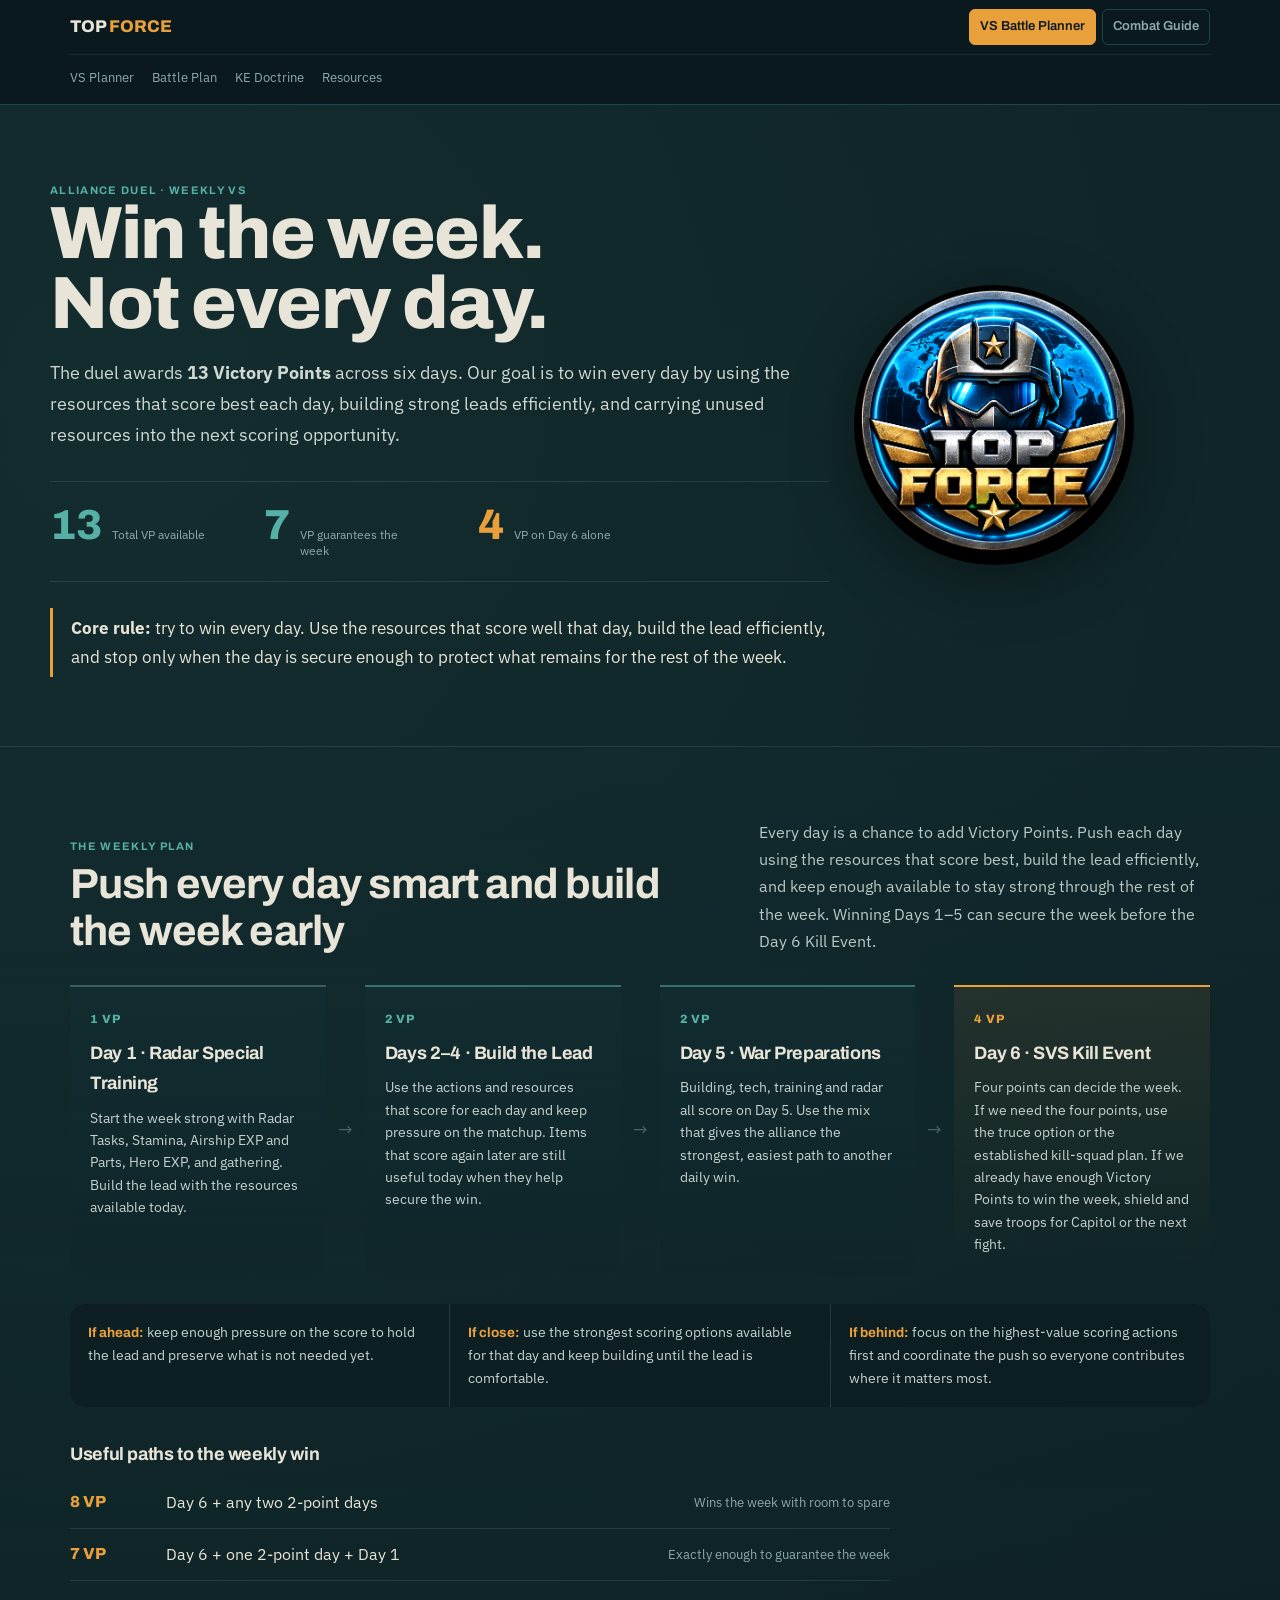
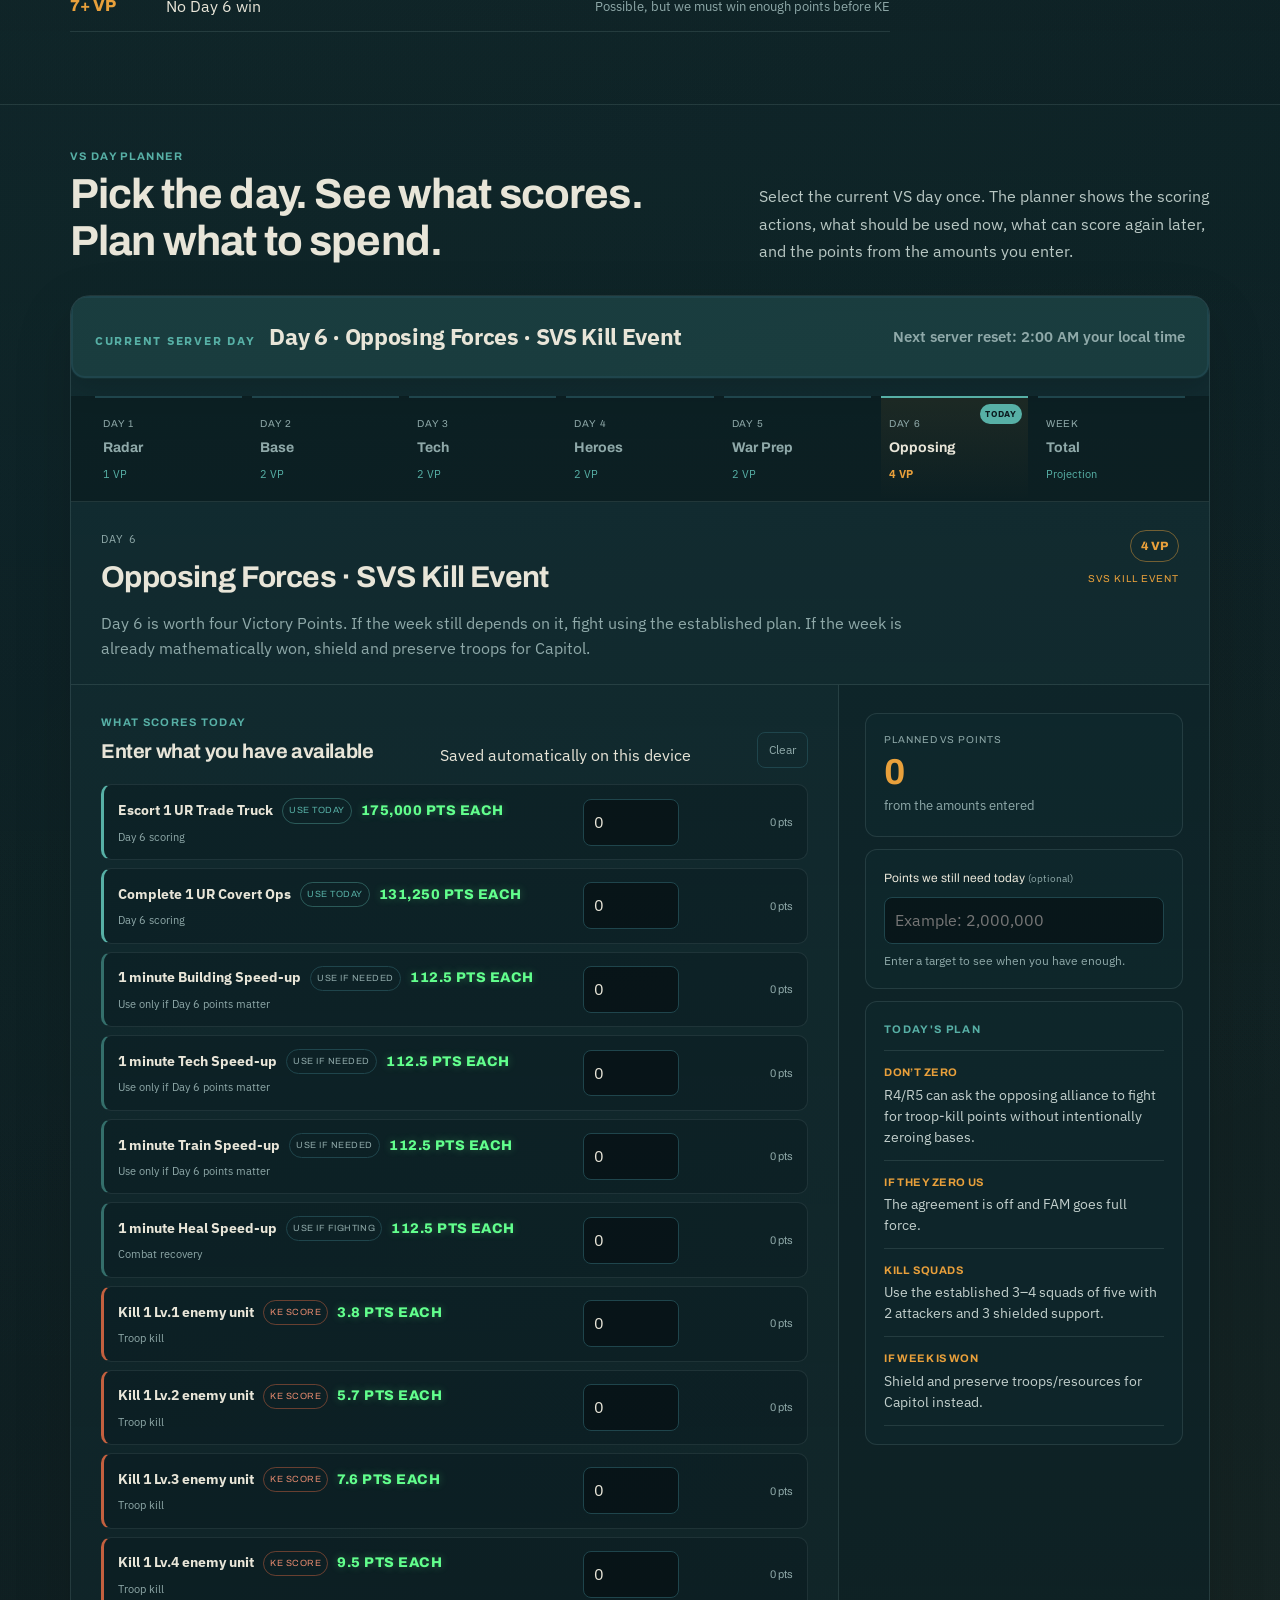
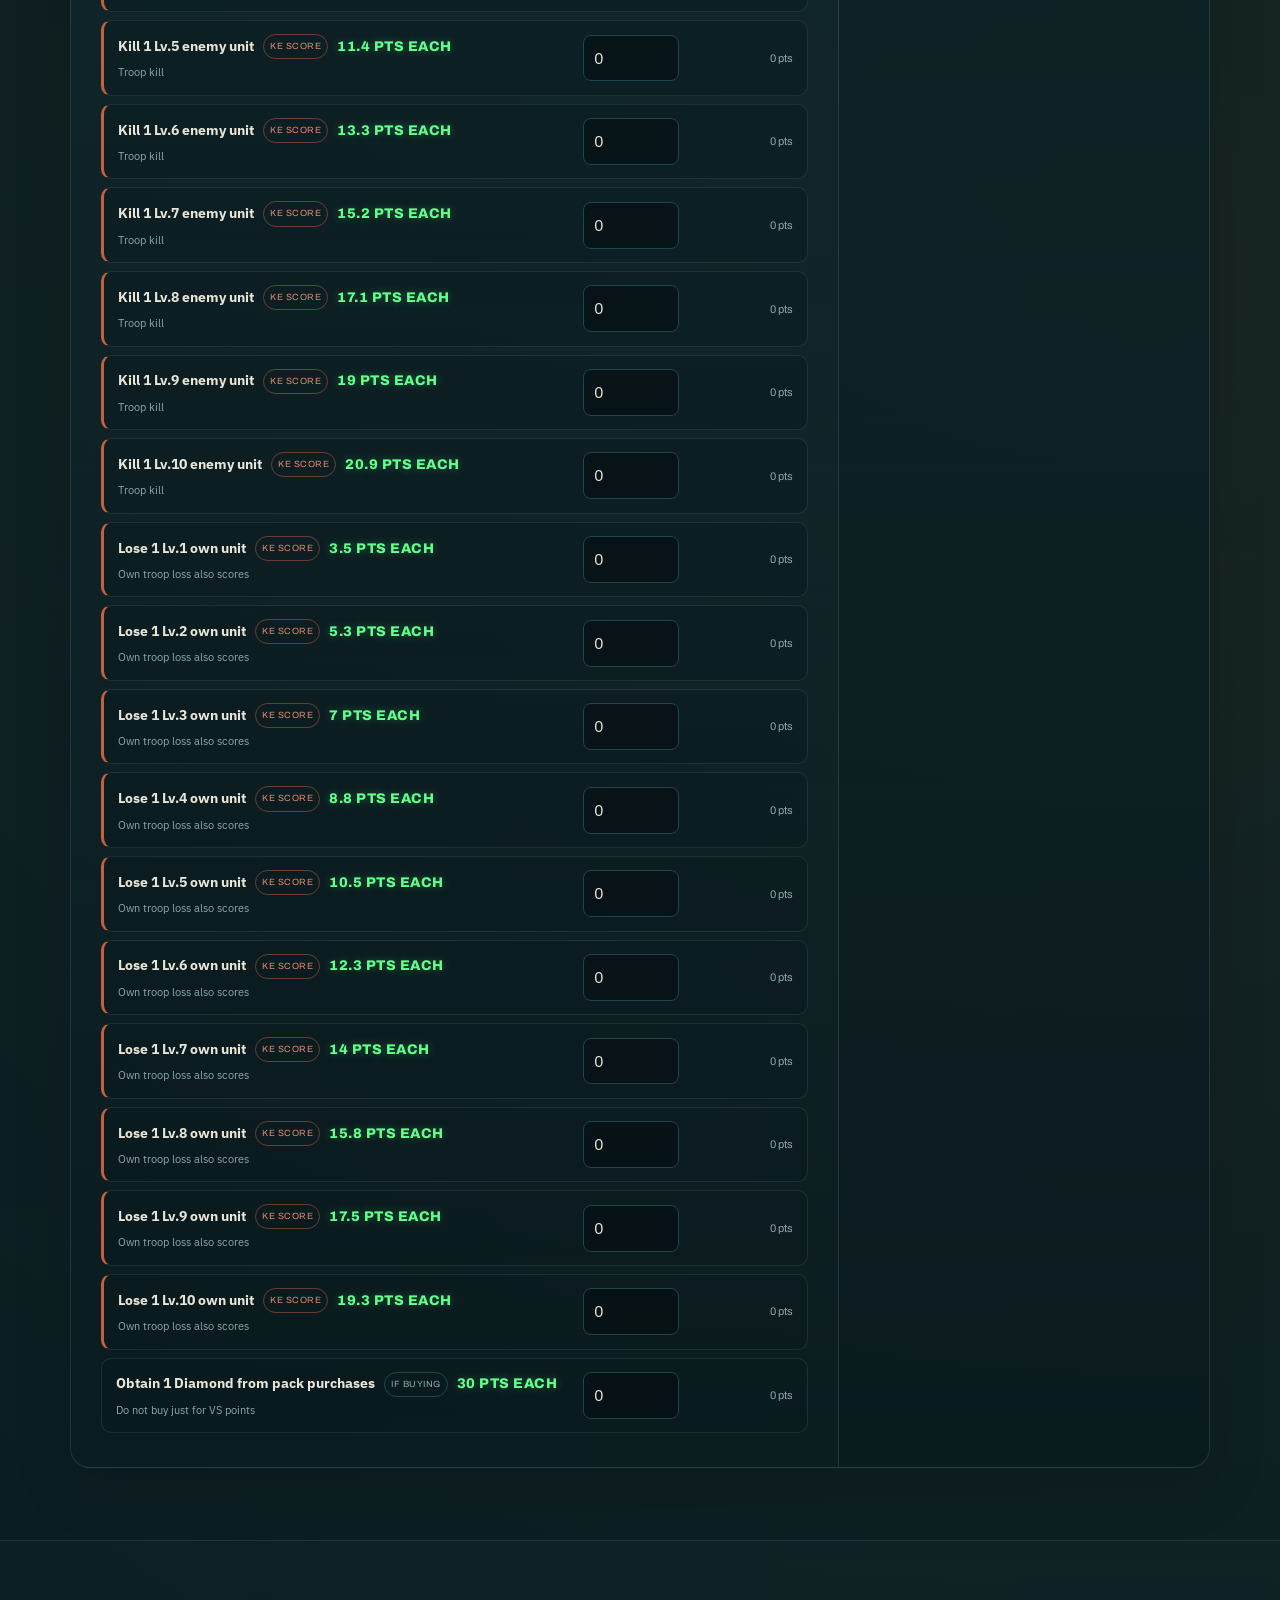
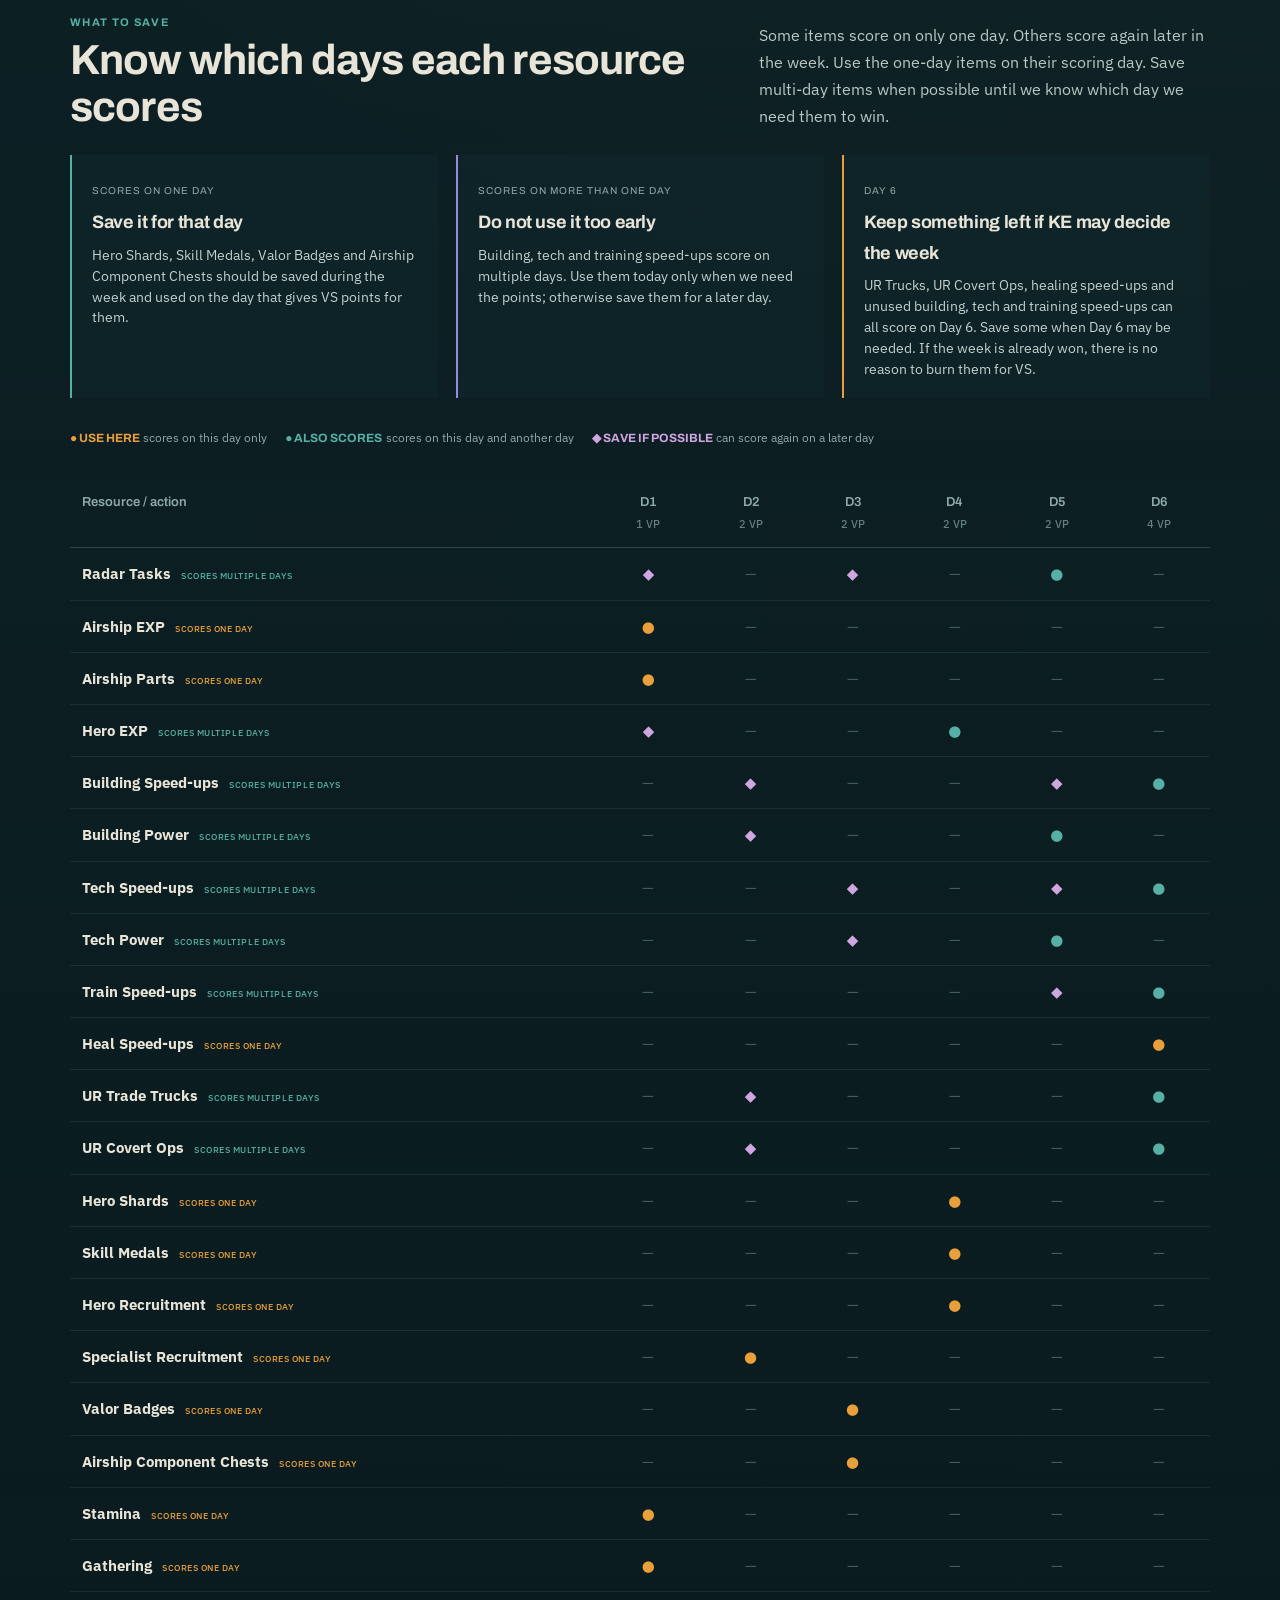
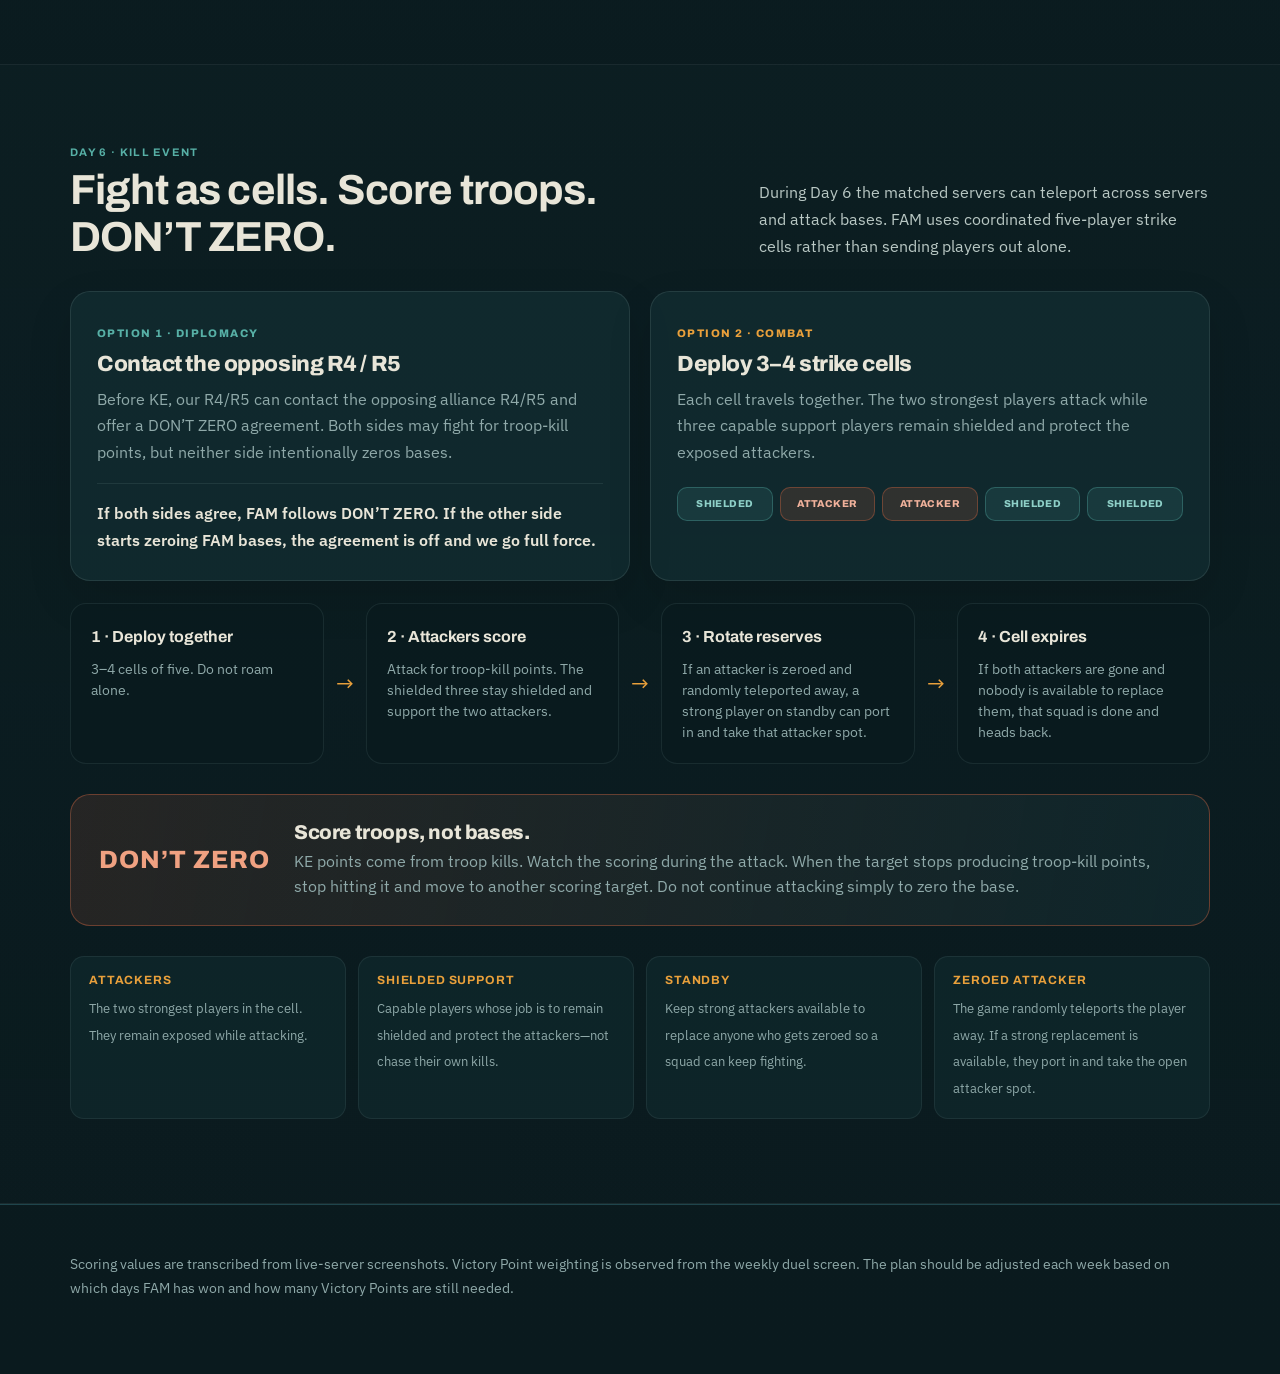
<file: index.html>
<!doctype html>
<html lang="en">
<head>
<meta charset="utf-8">
<meta name="viewport" content="width=device-width, initial-scale=1">
<title>Top Force — VS Battle Planner</title>
<link rel="preconnect" href="https://fonts.googleapis.com">
<link rel="preconnect" href="https://fonts.gstatic.com" crossorigin>
<link href="https://fonts.googleapis.com/css2?family=Archivo:wght@500;600;800&family=IBM+Plex+Sans:wght@400;500;600&display=swap" rel="stylesheet">
<link rel="stylesheet" href="./style.css">
<link rel="icon" type="image/png" sizes="512x512" href="./favicon.png">
<link rel="shortcut icon" href="./favicon.png">
<style>
/* Seven planner tabs: Days 1-6 + Week Total */
#dayTabs.week-strip{grid-template-columns:repeat(7,minmax(0,1fr));}
@media(max-width:860px){#dayTabs.week-strip{grid-template-columns:repeat(4,minmax(0,1fr));}}
@media(max-width:600px){#dayTabs.week-strip{grid-template-columns:repeat(2,minmax(0,1fr));}}
.hero { position: relative; }
.hero-logo { position:absolute; right:3%; top:50%; transform:translateY(-50%); width:min(34%,420px); display:flex; align-items:center; justify-content:center; pointer-events:none; }
.hero-logo img {
    display: block;
    width: 280px;
    max-width: 100%;
    height: auto;
    border-radius: 50%;
    filter: drop-shadow(0 14px 32px rgba(0,0,0,.38));
}
.combat-hero > h1, .combat-hero > .sub, .combat-hero > .thesis, .vs-hero > .hero-kicker, .vs-hero > h1, .vs-hero > .sub, .vs-hero > .vp-hero-row, .vs-hero > .thesis { max-width:66%; }
@media (max-width:800px) { .hero-logo { display:none; } .combat-hero > h1, .combat-hero > .sub, .combat-hero > .thesis, .vs-hero > .hero-kicker, .vs-hero > h1, .vs-hero > .sub, .vs-hero > .vp-hero-row, .vs-hero > .thesis { max-width:none; } }
</style>
</head>
<body class="vs-page">
<header class="top">
  <div class="wrap">
    <div class="brand">TOP <span>FORCE</span></div>
    <nav class="jump" aria-label="Sections">
      <a href="#planner">VS Planner</a><a href="#battleplan">Battle Plan</a><a href="#ke-doctrine">KE Doctrine</a><a href="#matrix">Resources</a>
    </nav>
    <div class="page-nav" aria-label="Guide pages"><a  class="active" href="./index.html">VS Battle Planner</a><a href="./combat_guide.html">Combat Guide</a></div>
  </div>
</header>

<div class="wrap hero vs-hero">
  <div class="hero-logo" aria-hidden="true"><img src="./favicon.png" alt=""></div>
  <div class="hero-kicker">ALLIANCE DUEL · WEEKLY VS</div>
  <h1>Win the week.<br>Not every day.</h1>
  <p class="sub">The duel awards <b>13 Victory Points</b> across six days. Our goal is to win every day by using the resources that score best each day, building strong leads efficiently, and carrying unused resources into the next scoring opportunity.</p>
  <div class="vp-hero-row">
    <div class="vp-stat"><span>13</span><small>Total VP available</small></div>
    <div class="vp-stat"><span>7</span><small>VP guarantees the week</small></div>
    <div class="vp-stat critical"><span>4</span><small>VP on Day 6 alone</small></div>
  </div>
  <p class="thesis"><b>Core rule:</b> try to win every day. Use the resources that score well that day, build the lead efficiently, and stop only when the day is secure enough to protect what remains for the rest of the week.</p>
</div>

<section id="battleplan" class="soft-section">
  <div class="wrap">
    <div class="section-intro">
      <div><span class="section-kicker">THE WEEKLY PLAN</span><h2>Push every day smart and build the week early</h2></div>
      <p>Every day is a chance to add Victory Points. Push each day using the resources that score best, build the lead efficiently, and keep enough available to stay strong through the rest of the week. Winning Days 1–5 can secure the week before the Day 6 Kill Event.</p>
    </div>

    <div class="battle-path">
      <div class="path-card low"><div class="path-vp">1 VP</div><h3>Day 1 · Radar Special Training</h3><p>Start the week strong with Radar Tasks, Stamina, Airship EXP and Parts, Hero EXP, and gathering. Build the lead with the resources available today.</p></div>
      <div class="path-connector">→</div>
      <div class="path-card"><div class="path-vp">2 VP</div><h3>Days 2–4 · Build the Lead</h3><p>Use the actions and resources that score for each day and keep pressure on the matchup. Items that score again later are still useful today when they help secure the win.</p></div>
      <div class="path-connector">→</div>
      <div class="path-card"><div class="path-vp">2 VP</div><h3>Day 5 · War Preparations</h3><p>Building, tech, training and radar all score on Day 5. Use the mix that gives the alliance the strongest, easiest path to another daily win.</p></div>
      <div class="path-connector">→</div>
      <div class="path-card critical"><div class="path-vp">4 VP</div><h3>Day 6 · SVS Kill Event</h3><p>Four points can decide the week. If we need the four points, use the truce option or the established kill-squad plan. If we already have enough Victory Points to win the week, shield and save troops for Capitol or the next fight.</p></div>
    </div>

    <div class="decision-band">
      <div><b>If ahead:</b><span> keep enough pressure on the score to hold the lead and preserve what is not needed yet.</span></div>
      <div><b>If close:</b><span> use the strongest scoring options available for that day and keep building until the lead is comfortable.</span></div>
      <div><b>If behind:</b><span> focus on the highest-value scoring actions first and coordinate the push so everyone contributes where it matters most.</span></div>
    </div>

    <div class="win-combos">
      <h3>Useful paths to the weekly win</h3>
      <div class="combo-row"><span class="combo-score">8 VP</span><span>Day 6 + any two 2-point days</span><small>Wins the week with room to spare</small></div>
      <div class="combo-row"><span class="combo-score">7 VP</span><span>Day 6 + one 2-point day + Day 1</span><small>Exactly enough to guarantee the week</small></div>
      <div class="combo-row"><span class="combo-score">7+ VP</span><span>No Day 6 win</span><small>Possible, but we must win enough points before KE</small></div>
    </div>
  </div>
</section>

<section id="planner" class="planner-section">
  <div class="wrap">
    <div class="section-intro planner-intro">
      <div><span class="section-kicker">VS DAY PLANNER</span><h2>Pick the day. See what scores. Plan what to spend.</h2></div>
      <p>Select the current VS day once. The planner shows the scoring actions, what should be used now, what can score again later, and the points from the amounts you enter.</p>
    </div>

    <div class="planner-shell">
      <div class="server-day-status" id="serverDayStatus">
        <div><span class="server-day-kicker">CURRENT SERVER DAY</span><strong id="serverDayText">Checking...</strong></div>
        <small id="serverResetText"></small>
      </div>
      <div class="week-strip planner-tabs" id="dayTabs"></div>

      <div class="planner-head">
        <div>
          <div class="eyebrow" id="dayLabel">Day 1</div>
          <h3 id="dayName">Radar Special Training</h3>
          <p id="postureCopy" class="planner-posture-copy"></p>
        </div>
        <div class="planner-vp-block">
          <span class="vp-badge" id="dayVP">1 VP</span>
          <span class="posture-label" id="postureLabel">DAY 1 · RADAR</span>
        </div>
      </div>

      <div class="planner-layout">
        <div class="planner-main">
          <div class="planner-subhead">
            <div><span class="section-kicker">WHAT SCORES TODAY</span><h3>Enter what you have available</h3></div>
            <span class="planner-save-note">Saved automatically on this device</span>
            <button class="planner-clear" id="plannerClear" type="button">Clear</button>
          </div>
          <div class="planner-fields" id="plannerFields"></div>
        </div>

        <aside class="planner-side">
          <div class="planner-total-card">
            <span>PLANNED VS POINTS</span>
            <strong id="plannerTotal">0</strong>
            <small>from the amounts entered</small>
          </div>

          <div class="planner-target-card">
            <label for="plannerTarget">Points we still need today <small>(optional)</small></label>
            <input id="plannerTarget" type="number" min="0" step="1" placeholder="Example: 2,000,000">
            <div class="planner-target-status" id="plannerTargetStatus">Enter a target to see when you have enough.</div>
          </div>

          <div class="planner-advice-card">
            <span class="section-kicker">TODAY'S PLAN</span>
            <div id="dayAdvice"></div>
          </div>
        </aside>
      </div>
    </div>
  </div>
</section>

<section id="matrix" class="soft-section">
  <div class="wrap">
    <div class="section-intro compact">
      <div><span class="section-kicker">WHAT TO SAVE</span><h2>Know which days each resource scores</h2></div>
      <p>Some items score on only one day. Others score again later in the week. Use the one-day items on their scoring day. Save multi-day items when possible until we know which day we need them to win.</p>
    </div>

    <div class="resource-rule-grid">
      <div class="resource-rule"><span>SCORES ON ONE DAY</span><h3>Save it for that day</h3><p>Hero Shards, Skill Medals, Valor Badges and Airship Component Chests should be saved during the week and used on the day that gives VS points for them.</p></div>
      <div class="resource-rule flex"><span>SCORES ON MORE THAN ONE DAY</span><h3>Do not use it too early</h3><p>Building, tech and training speed-ups score on multiple days. Use them today only when we need the points; otherwise save them for a later day.</p></div>
      <div class="resource-rule critical"><span>DAY 6</span><h3>Keep something left if KE may decide the week</h3><p>UR Trucks, UR Covert Ops, healing speed-ups and unused building, tech and training speed-ups can all score on Day 6. Save some when Day 6 may be needed. If the week is already won, there is no reason to burn them for VS.</p></div>
    </div>

    <div class="matrix-wrap">
      <div class="legend"><span><b class="ldedicated">● USE HERE</b> scores on this day only</span><span><b class="lscore">● ALSO SCORES</b> scores on this day and another day</span><span><b class="lreserve">◆ SAVE IF POSSIBLE</b> can score again on a later day</span></div>
      <div style="overflow-x:auto">
        <table class="matrix">
          <thead><tr><th>Resource / action</th><th>D1<br><small>1 VP</small></th><th>D2<br><small>2 VP</small></th><th>D3<br><small>2 VP</small></th><th>D4<br><small>2 VP</small></th><th>D5<br><small>2 VP</small></th><th>D6<br><small>4 VP</small></th></tr></thead>
          <tbody id="matrixBody"></tbody>
        </table>
      </div>
    </div>
  </div>
</section>


<section id="ke-doctrine" class="ke-section">
  <div class="wrap">
    <div class="section-intro">
      <div><span class="section-kicker">DAY 6 · KILL EVENT</span><h2>Fight as cells. Score troops. DON’T ZERO.</h2></div>
      <p>During Day 6 the matched servers can teleport across servers and attack bases. FAM uses coordinated five-player strike cells rather than sending players out alone.</p>
    </div>

    <div class="ke-command-grid">
      <div class="ke-card truce-card">
        <span class="ke-step">OPTION 1 · DIPLOMACY</span>
        <h3>Contact the opposing R4 / R5</h3>
        <p>Before KE, our R4/R5 can contact the opposing alliance R4/R5 and offer a DON’T ZERO agreement. Both sides may fight for troop-kill points, but neither side intentionally zeros bases.</p>
        <div class="ke-rule">If both sides agree, FAM follows DON’T ZERO. If the other side starts zeroing FAM bases, the agreement is off and we go full force.</div>
      </div>
      <div class="ke-card combat-card">
        <span class="ke-step">OPTION 2 · COMBAT</span>
        <h3>Deploy 3–4 strike cells</h3>
        <p>Each cell travels together. The two strongest players attack while three capable support players remain shielded and protect the exposed attackers.</p>
        <div class="cell-line"><span class="defender">SHIELDED</span><span class="attacker">ATTACKER</span><span class="attacker">ATTACKER</span><span class="defender">SHIELDED</span><span class="defender">SHIELDED</span></div>
      </div>
    </div>

    <div class="ke-flow">
      <div class="ke-flow-card"><b>1 · Deploy together</b><span>3–4 cells of five. Do not roam alone.</span></div>
      <div class="ke-flow-arrow">→</div>
      <div class="ke-flow-card"><b>2 · Attackers score</b><span>Attack for troop-kill points. The shielded three stay shielded and support the two attackers.</span></div>
      <div class="ke-flow-arrow">→</div>
      <div class="ke-flow-card"><b>3 · Rotate reserves</b><span>If an attacker is zeroed and randomly teleported away, a strong player on standby can port in and take that attacker spot.</span></div>
      <div class="ke-flow-arrow">→</div>
      <div class="ke-flow-card"><b>4 · Cell expires</b><span>If both attackers are gone and nobody is available to replace them, that squad is done and heads back.</span></div>
    </div>

    <div class="dont-zero">
      <div class="dz-mark">DON’T ZERO</div>
      <div><h3>Score troops, not bases.</h3><p>KE points come from troop kills. Watch the scoring during the attack. When the target stops producing troop-kill points, stop hitting it and move to another scoring target. Do not continue attacking simply to zero the base.</p></div>
    </div>

    <div class="ke-notes">
      <div><b>Attackers</b><span>The two strongest players in the cell. They remain exposed while attacking.</span></div>
      <div><b>Shielded support</b><span>Capable players whose job is to remain shielded and protect the attackers—not chase their own kills.</span></div>
      <div><b>Standby</b><span>Keep strong attackers available to replace anyone who gets zeroed so a squad can keep fighting.</span></div>
      <div><b>Zeroed attacker</b><span>The game randomly teleports the player away. If a strong replacement is available, they port in and take the open attacker spot.</span></div>
    </div>
  </div>
</section>

<footer><div class="wrap"><p>Scoring values are transcribed from live-server screenshots. Victory Point weighting is observed from the weekly duel screen. The plan should be adjusted each week based on which days FAM has won and how many Victory Points are still needed.</p></div></footer>

<script>
const DAYS={
1:{name:'Radar Special Training',vp:1,posture:'DAY 1 · RADAR',postureCopy:'Start the week strong. Complete Radar Tasks, use Stamina, upgrade your Airship, gather resources, and use the scoring opportunities available to build the lead.',scores:[
 {label:'Use 1 Stamina',rate:262.5,status:'USE TODAY',tone:'use',note:'Day 1 only'},
 {label:'Complete 1 Radar Task',rate:22500,status:'USE AS NEEDED',tone:'flex',note:'Also scores Day 3 and Day 5'},
 {label:'Spend Hero EXP',rate:1.8,divisor:660,rateText:'1.8 PTS / 660 HERO EXP',status:'SAVE FOR DAY 4',tone:'save',note:'Enter the actual amount of Hero EXP spent; also scores on Hero Day'},
 {label:'Use 1 Airship EXP',rate:5.3,status:'USE TODAY',tone:'use',note:'Day 1 only'},
 {label:'Use 1 Airship Part',rate:4375,status:'USE TODAY',tone:'use',note:'Day 1 only'},
 {label:'Obtain 1 Diamond from pack purchases',rate:30,status:'IF BUYING',tone:'neutral',note:'Do not buy just for VS points'},
 {label:'Gather Food',rate:35,divisor:100,rateText:'35 PTS / 100 FOOD',status:'USE TODAY',tone:'use',note:'Enter the actual amount of Food gathered'},
 {label:'Gather Iron',rate:35,divisor:100,rateText:'35 PTS / 100 IRON',status:'USE TODAY',tone:'use',note:'Enter the actual amount of Iron gathered'},
 {label:'Gather Coins',rate:35,divisor:60,rateText:'35 PTS / 60 COINS',status:'USE TODAY',tone:'use',note:'Enter the actual amount of Coins gathered'}],
 advice:['AIRSHIP: Airship EXP and Parts are strong Day 1 scoring resources.','RADAR: Use Radar Tasks for points and keep your task-bank cap in mind so new tasks are not wasted. Radar also scores later in the week.','HERO EXP: Scores today and again on Hero Day, giving you another scoring opportunity later in the week.']},
2:{name:'Base Development',vp:2,posture:'2 VP DAY',postureCopy:'Use the items that naturally belong on Day 2 first. Building speed-ups can score again on Day 5 and Day 6, so do not burn them unless we need the points.',scores:[
 {label:'1 minute Building Speed-up',rate:112.5,status:'SAVE IF POSSIBLE',tone:'save',note:'Also scores Day 5 and Day 6'},
 {label:'Increase Building Power by 1',rate:19.5,status:'USE WITH UPGRADES',tone:'flex',note:'Also scores Day 5'},
 {label:'Escort 1 UR Trade Truck',rate:175000,status:'USE TODAY',tone:'use',note:'Also scores Day 6'},
 {label:'Complete 1 UR Covert Ops',rate:131250,status:'USE TODAY',tone:'use',note:'Also scores Day 6'},
 {label:'Obtain 1 Diamond from pack purchases',rate:30,status:'IF BUYING',tone:'neutral',note:'Do not buy just for VS points'},
 {label:'Recruit Specialists 1 time',rate:2625,status:'USE TODAY',tone:'use',note:'Day 2 scoring'}],
 advice:['USE: UR Trucks, UR Covert Ops and Specialist recruits saved for Day 2.','BUILD: Complete upgrades you already need.','SAVE: Building speed-ups if the day is secure; they score again later.']},
3:{name:'Tech Advancements',vp:2,posture:'TECH DAY',postureCopy:'Valor Badges and Airship Component Chests belong here. Tech speed-ups score again on Day 5 and Day 6, so use only what we need.',scores:[
 {label:'1 minute Tech Speed-up',rate:112.5,status:'SAVE IF POSSIBLE',tone:'save',note:'Also scores Day 5 and Day 6'},
 {label:'Increase Tech Power by 1',rate:19,status:'USE WITH UPGRADES',tone:'flex',note:'Also scores Day 5'},
 {label:'Use 1 Valor Badge',rate:525,status:'USE TODAY',tone:'use',note:'Day 3 only'},
 {label:'Complete 1 Radar Task',rate:22500,status:'USE AS NEEDED',tone:'flex',note:'Also scores Day 5'},
 {label:'Obtain 1 Diamond from pack purchases',rate:30,status:'IF BUYING',tone:'neutral',note:'Do not buy just for VS points'},
 {label:'Open 1 Lv.1 Airship Component Chest',rate:1925,status:'USE TODAY',tone:'use',note:'Day 3 only'},
 {label:'Open 1 Lv.2 Airship Component Chest',rate:5775,status:'USE TODAY',tone:'use',note:'Day 3 only'},
 {label:'Open 1 Lv.3 Airship Component Chest',rate:17500,status:'USE TODAY',tone:'use',note:'Day 3 only'},
 {label:'Open 1 Lv.4 Airship Component Chest',rate:52500,status:'EVENT LISTED',tone:'neutral',note:'Not yet seen in normal inventory'},
 {label:'Open 1 Lv.5 Airship Component Chest',rate:157500,status:'EVENT LISTED',tone:'neutral',note:'Not yet seen in normal inventory'},
 {label:'Open 1 Lv.6 Airship Component Chest',rate:472500,status:'EVENT LISTED',tone:'neutral',note:'Not yet seen in normal inventory'}],
 advice:['USE: Valor Badges and Airship Component Chests.','RADAR: Use if needed, but it also scores Day 5.','SAVE: Tech speed-ups if the day is secure because they score again on Days 5 and 6.']},
4:{name:'Heroes Progression',vp:2,posture:'HERO DAY',postureCopy:'This is where the Hero resources saved during the week should be used. Hero recruiting, shards, medals and Hero EXP all score here.',scores:[
 {label:'Recruit Heroes 1 time',rate:3375,status:'USE TODAY',tone:'use',note:'Hero Day'},
 {label:'Spend Hero EXP',rate:1.8,divisor:660,rateText:'1.8 PTS / 660 HERO EXP',status:'USE TODAY',tone:'use',note:'Enter the actual amount of Hero EXP spent'},
 {label:'Use 1 UR Hero Shard',rate:17500,status:'USE TODAY',tone:'use',note:'Hero Day'},
 {label:'Use 1 SSR Hero Shard',rate:6125,status:'USE TODAY',tone:'use',note:'Hero Day'},
 {label:'Use 1 SR Hero Shard',rate:1750,status:'USE TODAY',tone:'use',note:'Hero Day'},
 {label:'Use 1 Skill Medal',rate:17.5,status:'USE TODAY',tone:'use',note:'Hero Day'},
 {label:'Obtain 1 Diamond from pack purchases',rate:30,status:'IF BUYING',tone:'neutral',note:'Do not buy just for VS points'}],
 advice:['USE: Hero Shards, Skill Medals and Hero recruitment saved during the week.','USE: Hero EXP here whenever possible.','STOP: Once the day is secure, save remaining Hero resources for next week.']},
5:{name:'War Preparations',vp:2,posture:'WAR PREPARATIONS',postureCopy:'Building, tech, training and Radar all score on Day 5. This is a broad scoring day, so use what we need and stop once the day is secure.',scores:[
 {label:'Complete 1 Radar Task',rate:22500,status:'USE TODAY',tone:'use',note:'Last VS scoring day this week for Radar'},
 {label:'1 minute Building Speed-up',rate:112.5,status:'USE AS NEEDED',tone:'flex',note:'Also scores Day 6'},
 {label:'Increase Building Power by 1',rate:19.5,status:'USE TODAY',tone:'use',note:'Building scoring'},
 {label:'1 minute Tech Speed-up',rate:112.5,status:'USE AS NEEDED',tone:'flex',note:'Also scores Day 6'},
 {label:'Increase Tech Power by 1',rate:19,status:'USE TODAY',tone:'use',note:'Tech scoring'},
 {label:'1 minute Train Speed-up',rate:112.5,status:'USE AS NEEDED',tone:'flex',note:'Also scores Day 6'},
 {label:'Train 1 Lv.1 unit',rate:38,status:'USE TODAY',tone:'use',note:'Training score'},
 {label:'Train 1 Lv.2 unit',rate:57,status:'USE TODAY',tone:'use',note:'Training score'},
 {label:'Train 1 Lv.3 unit',rate:76,status:'USE TODAY',tone:'use',note:'Training score'},
 {label:'Train 1 Lv.4 unit',rate:95,status:'USE TODAY',tone:'use',note:'Training score'},
 {label:'Train 1 Lv.5 unit',rate:114,status:'USE TODAY',tone:'use',note:'Training score'},
 {label:'Train 1 Lv.6 unit',rate:133,status:'USE TODAY',tone:'use',note:'Training score'},
 {label:'Train 1 Lv.7 unit',rate:152,status:'USE TODAY',tone:'use',note:'Training score'},
 {label:'Train 1 Lv.8 unit',rate:171,status:'USE TODAY',tone:'use',note:'Training score'},
 {label:'Train 1 Lv.9 unit',rate:190,status:'USE TODAY',tone:'use',note:'Training score'},
 {label:'Train 1 Lv.10 unit',rate:209,status:'USE TODAY',tone:'use',note:'Training score'},
 {label:'Obtain 1 Diamond from pack purchases',rate:30,status:'IF BUYING',tone:'neutral',note:'Do not buy just for VS points'}],
 advice:['USE: Building, tech, training and Radar as needed.','UPGRADE: Use the event to complete upgrades you already want.','STOP: Once Day 5 is won, keep remaining speed-ups for Day 6 if needed or next week.']},
6:{name:'Opposing Forces · SVS Kill Event',vp:4,posture:'SVS KILL EVENT',postureCopy:'Day 6 is worth four Victory Points. If the week still depends on it, fight using the established plan. If the week is already mathematically won, shield and preserve troops for Capitol.',scores:[
 {label:'Escort 1 UR Trade Truck',rate:175000,status:'USE TODAY',tone:'use',note:'Day 6 scoring'},
 {label:'Complete 1 UR Covert Ops',rate:131250,status:'USE TODAY',tone:'use',note:'Day 6 scoring'},
 {label:'1 minute Building Speed-up',rate:112.5,status:'USE IF NEEDED',tone:'flex',note:'Use only if Day 6 points matter'},
 {label:'1 minute Tech Speed-up',rate:112.5,status:'USE IF NEEDED',tone:'flex',note:'Use only if Day 6 points matter'},
 {label:'1 minute Train Speed-up',rate:112.5,status:'USE IF NEEDED',tone:'flex',note:'Use only if Day 6 points matter'},
 {label:'1 minute Heal Speed-up',rate:112.5,status:'USE IF FIGHTING',tone:'flex',note:'Combat recovery'},
 {label:'Kill 1 Lv.1 enemy unit',rate:3.8,status:'KE SCORE',tone:'combat',note:'Troop kill'},
 {label:'Kill 1 Lv.2 enemy unit',rate:5.7,status:'KE SCORE',tone:'combat',note:'Troop kill'},
 {label:'Kill 1 Lv.3 enemy unit',rate:7.6,status:'KE SCORE',tone:'combat',note:'Troop kill'},
 {label:'Kill 1 Lv.4 enemy unit',rate:9.5,status:'KE SCORE',tone:'combat',note:'Troop kill'},
 {label:'Kill 1 Lv.5 enemy unit',rate:11.4,status:'KE SCORE',tone:'combat',note:'Troop kill'},
 {label:'Kill 1 Lv.6 enemy unit',rate:13.3,status:'KE SCORE',tone:'combat',note:'Troop kill'},
 {label:'Kill 1 Lv.7 enemy unit',rate:15.2,status:'KE SCORE',tone:'combat',note:'Troop kill'},
 {label:'Kill 1 Lv.8 enemy unit',rate:17.1,status:'KE SCORE',tone:'combat',note:'Troop kill'},
 {label:'Kill 1 Lv.9 enemy unit',rate:19,status:'KE SCORE',tone:'combat',note:'Troop kill'},
 {label:'Kill 1 Lv.10 enemy unit',rate:20.9,status:'KE SCORE',tone:'combat',note:'Troop kill'},
 {label:'Lose 1 Lv.1 own unit',rate:3.5,status:'KE SCORE',tone:'combat',note:'Own troop loss also scores'},
 {label:'Lose 1 Lv.2 own unit',rate:5.3,status:'KE SCORE',tone:'combat',note:'Own troop loss also scores'},
 {label:'Lose 1 Lv.3 own unit',rate:7,status:'KE SCORE',tone:'combat',note:'Own troop loss also scores'},
 {label:'Lose 1 Lv.4 own unit',rate:8.8,status:'KE SCORE',tone:'combat',note:'Own troop loss also scores'},
 {label:'Lose 1 Lv.5 own unit',rate:10.5,status:'KE SCORE',tone:'combat',note:'Own troop loss also scores'},
 {label:'Lose 1 Lv.6 own unit',rate:12.3,status:'KE SCORE',tone:'combat',note:'Own troop loss also scores'},
 {label:'Lose 1 Lv.7 own unit',rate:14,status:'KE SCORE',tone:'combat',note:'Own troop loss also scores'},
 {label:'Lose 1 Lv.8 own unit',rate:15.8,status:'KE SCORE',tone:'combat',note:'Own troop loss also scores'},
 {label:'Lose 1 Lv.9 own unit',rate:17.5,status:'KE SCORE',tone:'combat',note:'Own troop loss also scores'},
 {label:'Lose 1 Lv.10 own unit',rate:19.3,status:'KE SCORE',tone:'combat',note:'Own troop loss also scores'},
 {label:'Obtain 1 Diamond from pack purchases',rate:30,status:'IF BUYING',tone:'neutral',note:'Do not buy just for VS points'}],
 advice:['DON’T ZERO: R4/R5 can ask the opposing alliance to fight for troop-kill points without intentionally zeroing bases.','IF THEY ZERO US: The agreement is off and FAM goes full force.','KILL SQUADS: Use the established 3–4 squads of five with 2 attackers and 3 shielded support.','IF WEEK IS WON: Shield and preserve troops/resources for Capitol instead.']}
};
const SHORT=['Radar','Base','Tech','Heroes','War Prep','Opposing'];
const fmt=n=>Number(n).toLocaleString(undefined,{maximumFractionDigits:1});
const tabs=document.getElementById('dayTabs');
const STORAGE_KEY='topForceVsPlannerV1';
let plannerState={activeDay:1,values:{},targets:{}};
try{
 const saved=localStorage.getItem(STORAGE_KEY);
 if(saved) plannerState={...plannerState,...JSON.parse(saved)};
}catch(e){}
function getServerVsDay(){
 // Server reset is 02:00 UTC (10 PM Eastern while daylight saving time is active).
 // Shift UTC back two hours so midnight in the shifted date equals server reset.
 const now=new Date();
 const serverDate=new Date(now.getTime()-(2*60*60*1000));
 const dow=serverDate.getUTCDay(); // Sun=0, Mon=1 ... Sat=6
 return dow>=1 && dow<=6 ? dow : 0;
}
function getNextReset(){
 const now=new Date();
 const y=now.getUTCFullYear(),m=now.getUTCMonth(),d=now.getUTCDate();
 let reset=new Date(Date.UTC(y,m,d,2,0,0,0));
 if(reset<=now) reset=new Date(reset.getTime()+24*60*60*1000);
 return reset;
}
const detectedServerDay=getServerVsDay();
let activeDay=detectedServerDay || 1;
function savePlannerState(){
 if(activeDay!=='week') plannerState.activeDay=activeDay;
 try{localStorage.setItem(STORAGE_KEY,JSON.stringify(plannerState));}catch(e){}
}
function getDayValues(d){return plannerState.values[String(d)]||{};}
function setDayValue(d,label,value){
 const key=String(d);
 if(!plannerState.values[key]) plannerState.values[key]={};
 if(value==='' || Number(value)===0) delete plannerState.values[key][label];
 else plannerState.values[key][label]=value;
 savePlannerState();
}
for(let d=1;d<=6;d++){
 const b=document.createElement('button'); b.className='week-day'; b.dataset.day=d;
 b.innerHTML='<span class="day-num">DAY '+d+'</span><strong>'+SHORT[d-1]+'</strong><span class="day-vp">'+DAYS[d].vp+' VP</span>';
 if(detectedServerDay===d){ b.classList.add('server-today'); b.setAttribute('data-today','TODAY'); }
 b.addEventListener('click',()=>showDay(d)); tabs.appendChild(b);
}
const weekButton=document.createElement('button');
weekButton.className='week-day week-total-tab';
weekButton.dataset.day='week';
weekButton.innerHTML='<span class="day-num">WEEK</span><strong>Total</strong><span class="day-vp">Projection</span>';
weekButton.addEventListener('click',showWeekTotal);
tabs.appendChild(weekButton);
function updateServerDayStatus(){
 const reset=getNextReset();
 const resetText=reset.toLocaleTimeString([], {hour:'numeric',minute:'2-digit'});
 if(detectedServerDay){
   document.getElementById('serverDayText').textContent='Day '+detectedServerDay+' · '+DAYS[detectedServerDay].name;
   document.getElementById('serverResetText').textContent='Next server reset: '+resetText+' your local time';
 }else{
   document.getElementById('serverDayText').textContent='VS week complete · Next up: Day 1';
   document.getElementById('serverResetText').textContent='Day 1 begins at the next server reset: '+resetText+' your local time';
 }
}
updateServerDayStatus();
function fieldMarkup(s,i){
 const saved=getDayValues(activeDay)[s.label] ?? 0;
 return '<div class="planner-field '+s.tone+'">'+
   '<div class="planner-field-copy"><div class="planner-field-title"><b>'+s.label+'</b><span class="planner-tag '+s.tone+'">'+s.status+'</span><span class="planner-rate">'+(s.rateText||fmt(s.rate)+' PTS EACH')+'</span></div>'+
   '<small>'+s.note+'</small></div>'+
   '<div class="planner-field-entry"><input type="number" min="0" step="1" value="'+saved+'" data-rate="'+s.rate+'" data-divisor="'+(s.divisor||1)+'" data-index="'+i+'" data-label="'+s.label.replace(/&/g,'&amp;').replace(/"/g,'&quot;')+'" aria-label="'+s.label+' amount"><span class="planner-field-points">0 pts</span></div></div>';
}
function getPlannedDayTotal(d){
 const vals=getDayValues(d); let total=0;
 DAYS[d].scores.forEach(s=>{ total+=((+vals[s.label]||0)/(s.divisor||1))*s.rate; });
 return total;
}
function showWeekTotal(){
 activeDay='week';
 document.querySelectorAll('.week-day').forEach(b=>b.classList.toggle('active',b.dataset.day==='week'));
 document.getElementById('dayLabel').textContent='Week Total';
 document.getElementById('dayName').textContent='Weekly VS Projection';
 document.getElementById('dayVP').textContent='13 VP';
 document.getElementById('dayVP').classList.remove('critical');
 document.getElementById('postureLabel').textContent='FULL WEEK';
 document.getElementById('postureLabel').classList.remove('critical');
 document.getElementById('postureCopy').textContent='A quick view of what scores each day and the VS points currently entered across the entire week.';
 const rows=[1,2,3,4,5,6].map(d=>{
   const total=getPlannedDayTotal(d);
   const items=DAYS[d].scores.map(s=>s.label).join(' · ');
   return '<div class="planner-field flex"><div class="planner-field-copy"><div class="planner-field-title"><b>Day '+d+' · '+DAYS[d].name+'</b><span class="planner-tag flex">'+DAYS[d].vp+' VP</span><span class="planner-rate">'+Math.round(total).toLocaleString()+' PLANNED PTS</span></div><small>'+items+'</small></div></div>';
 }).join('');
 document.getElementById('plannerFields').innerHTML=rows;
 const weekTotal=[1,2,3,4,5,6].reduce((n,d)=>n+getPlannedDayTotal(d),0);
 document.getElementById('plannerTotal').textContent=Math.round(weekTotal).toLocaleString();
 document.getElementById('plannerTarget').value='';
 document.getElementById('plannerTargetStatus').textContent='Combined projected VS points from all six days.';
 document.getElementById('dayAdvice').innerHTML='<div class="advice-stack">'+[1,2,3,4,5,6].map(d=>'<div class="advice-item"><b>DAY '+d+'</b><span>'+Math.round(getPlannedDayTotal(d)).toLocaleString()+' projected points · '+DAYS[d].vp+' VP available</span></div>').join('')+'<div class="advice-item"><b>WEEK TOTAL</b><span>'+Math.round(weekTotal).toLocaleString()+' projected VS points across all entered items. The weekly matchup still awards a maximum of 13 Victory Points based on which days FAM wins.</span></div></div>';
 savePlannerState();
}
function showDay(d){
 activeDay=d;
 document.querySelectorAll('.week-day').forEach(b=>b.classList.toggle('active',b.dataset.day===String(d)));
 const x=DAYS[d];
 document.getElementById('dayLabel').textContent='Day '+d;
 document.getElementById('dayName').textContent=x.name;
 document.getElementById('dayVP').textContent=x.vp+' VP';
 document.getElementById('dayVP').classList.toggle('critical',x.vp===4);
 document.getElementById('postureLabel').textContent=x.posture;
 document.getElementById('postureLabel').classList.toggle('critical',x.vp===4);
 document.getElementById('postureCopy').textContent=x.postureCopy;
 document.getElementById('plannerFields').innerHTML=x.scores.map(fieldMarkup).join('');
 document.getElementById('dayAdvice').innerHTML='<div class="advice-stack">'+x.advice.map(a=>{const p=a.split(':');return '<div class="advice-item"><b>'+p[0]+'</b><span>'+p.slice(1).join(':')+'</span></div>'}).join('')+'</div>';
 document.getElementById('plannerTarget').value=plannerState.targets[String(d)] ?? '';
 document.querySelectorAll('#plannerFields input').forEach(i=>i.addEventListener('input',()=>{setDayValue(activeDay,i.dataset.label,i.value);calcPlanner();}));
 savePlannerState();
 calcPlanner();
}
function calcPlanner(){
 let total=0;
 document.querySelectorAll('#plannerFields input').forEach(i=>{
   const pts=((+i.value||0)/(+i.dataset.divisor||1))*(+i.dataset.rate||0); total+=pts;
   i.closest('.planner-field-entry').querySelector('.planner-field-points').textContent=Math.round(pts).toLocaleString()+' pts';
 });
 document.getElementById('plannerTotal').textContent=Math.round(total).toLocaleString();
 updateTarget(total);
}
function updateTarget(total){
 const target=+document.getElementById('plannerTarget').value||0;
 const status=document.getElementById('plannerTargetStatus');
 status.classList.remove('enough','short');
 if(!target){status.textContent='Enter a target to see when you have enough.';return;}
 const diff=target-total;
 if(diff<=0){status.textContent='Target reached. Keep watching the score and use additional resources if the lead needs support.';status.classList.add('enough');}
 else{status.textContent=Math.round(diff).toLocaleString()+' more VS points needed.';status.classList.add('short');}
}
document.getElementById('plannerTarget').addEventListener('input',e=>{
 if(activeDay==='week') return;
 const key=String(activeDay);
 if(e.target.value==='') delete plannerState.targets[key];
 else plannerState.targets[key]=e.target.value;
 savePlannerState();
 calcPlanner();
});
document.getElementById('plannerClear').addEventListener('click',()=>{
 if(activeDay==='week') return;
 delete plannerState.values[String(activeDay)];
 document.querySelectorAll('#plannerFields input').forEach(i=>i.value=0);
 savePlannerState();
 calcPlanner();
});
showDay(activeDay);

const MATRIX=[
 ['Radar Tasks',[1,3,5]],['Airship EXP',[1]],['Airship Parts',[1]],['Hero EXP',[1,4]],
 ['Building Speed-ups',[2,5,6]],['Building Power',[2,5]],['Tech Speed-ups',[3,5,6]],['Tech Power',[3,5]],
 ['Train Speed-ups',[5,6]],['Heal Speed-ups',[6]],['UR Trade Trucks',[2,6]],['UR Covert Ops',[2,6]],
 ['Hero Shards',[4]],['Skill Medals',[4]],['Hero Recruitment',[4]],['Specialist Recruitment',[2]],
 ['Valor Badges',[3]],['Airship Component Chests',[3]],['Stamina',[1]],['Gathering',[1]]
];
document.getElementById('matrixBody').innerHTML=MATRIX.map(r=>{
 const last=Math.max(...r[1]); const oneDay=r[1].length===1; const label=oneDay?'scores one day':'scores multiple days';
 return '<tr><td><b>'+r[0]+'</b><small class="rowtype '+(oneDay?'dedicated':'flex')+'">'+label+'</small></td>'+[1,2,3,4,5,6].map(d=>{
   if(!r[1].includes(d)) return '<td class="no">—</td>';
   if(oneDay) return '<td class="best">●</td>';
   if(d<last) return '<td class="reserve">◆</td>';
   return '<td class="yes">●</td>';
 }).join('')+'</tr>';
}).join('');
</script>
</body>
</html>
</file>
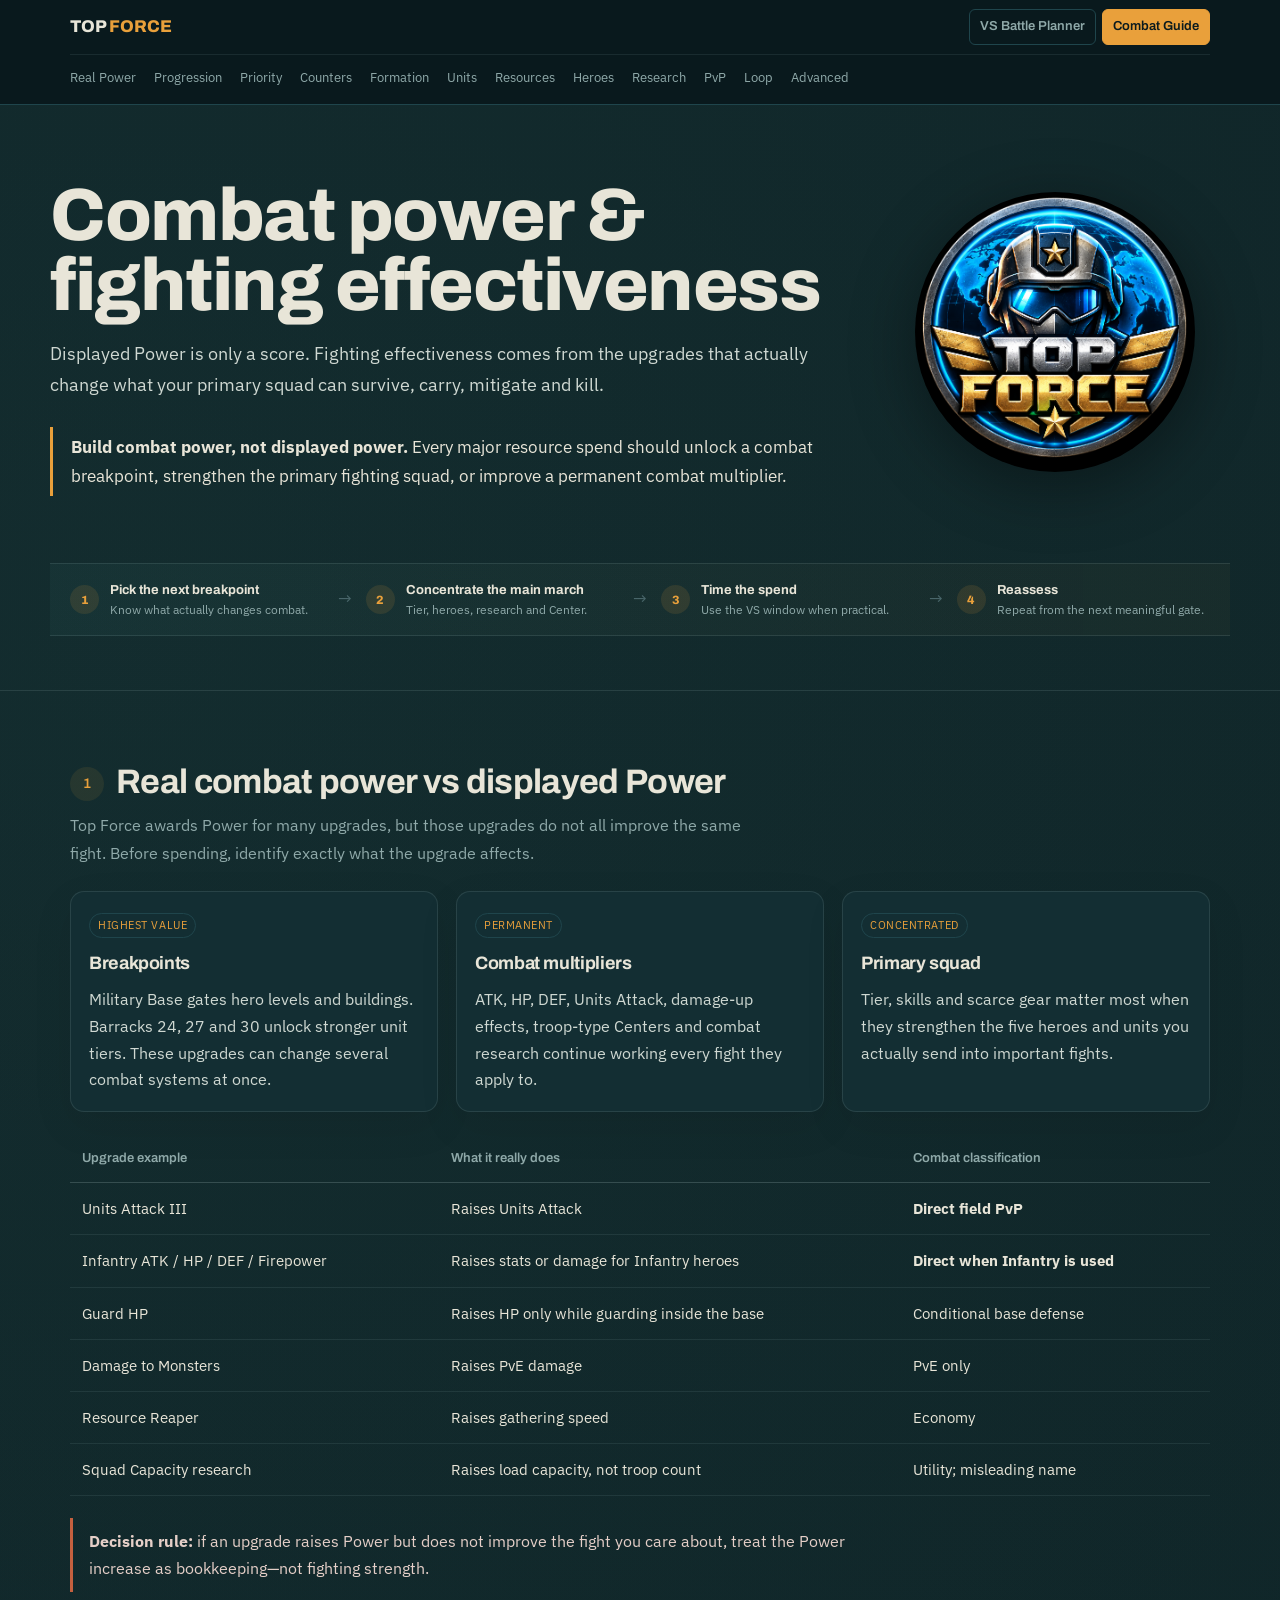
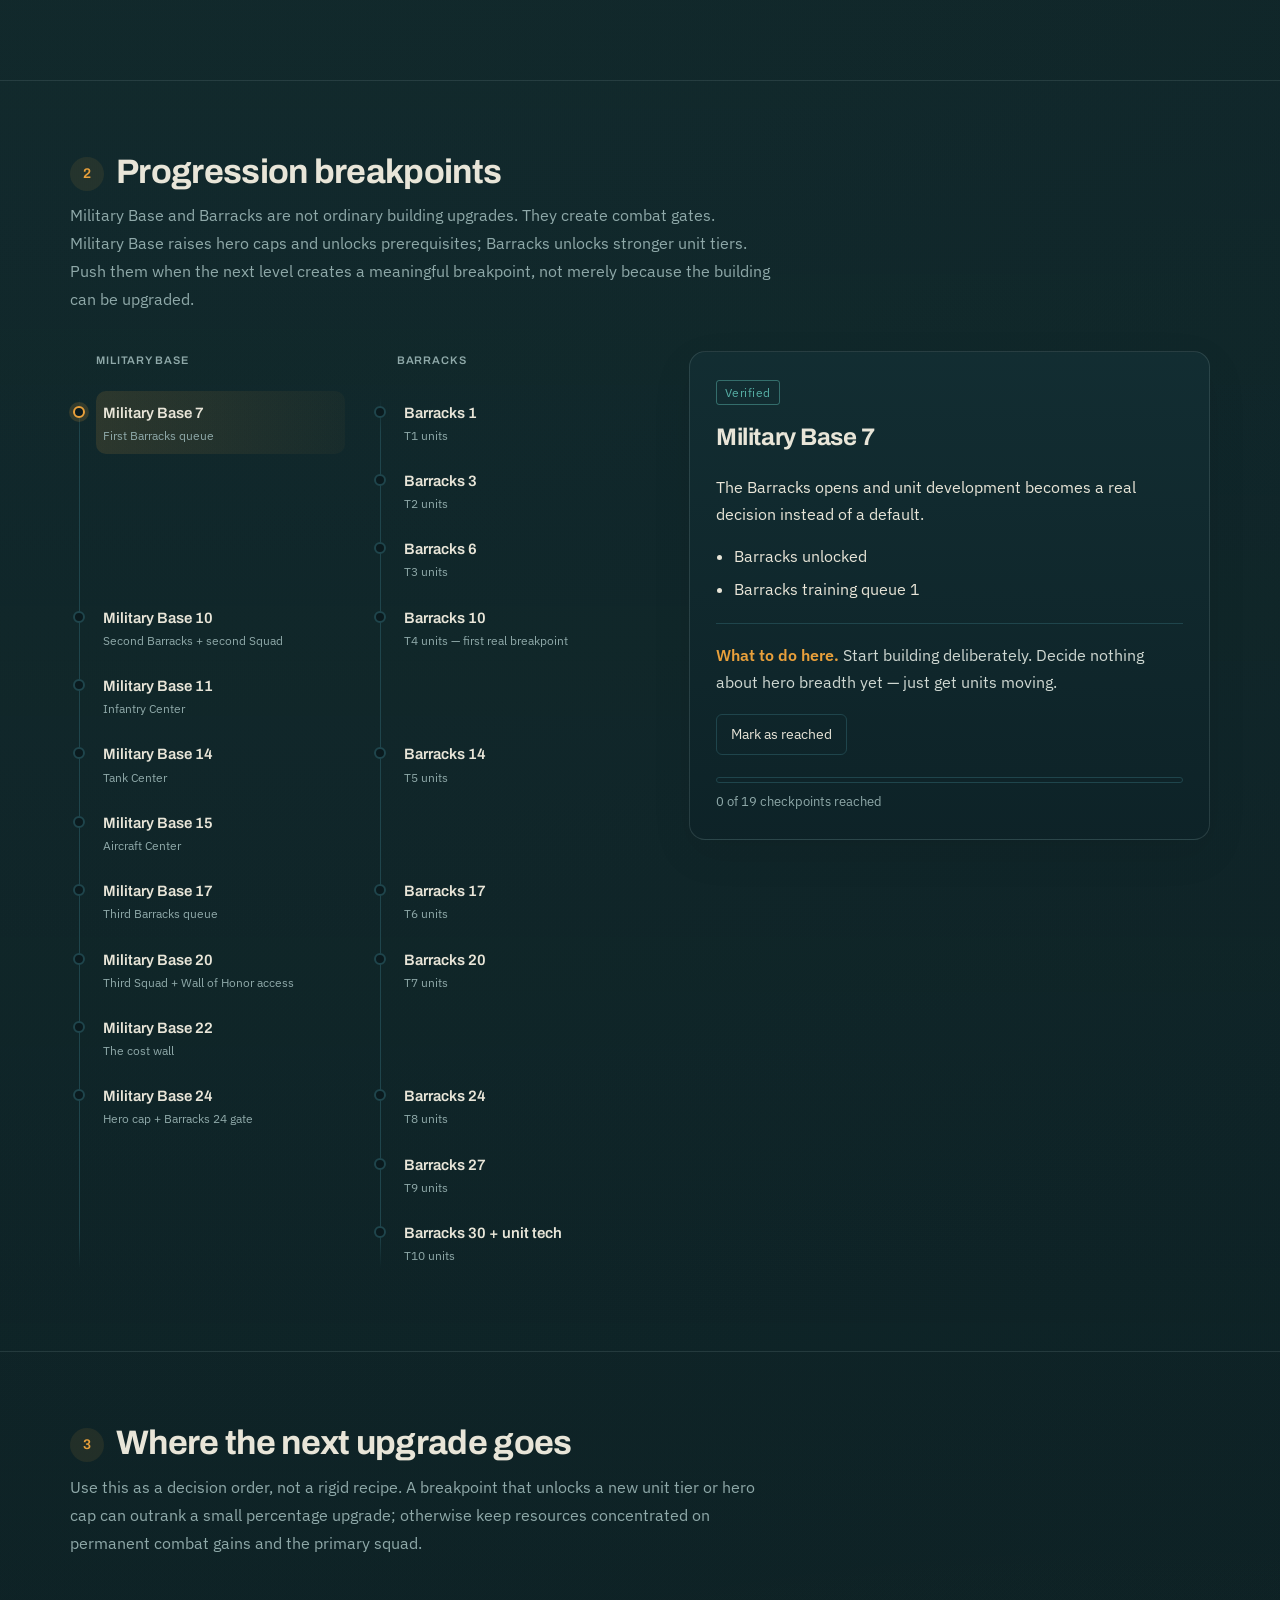
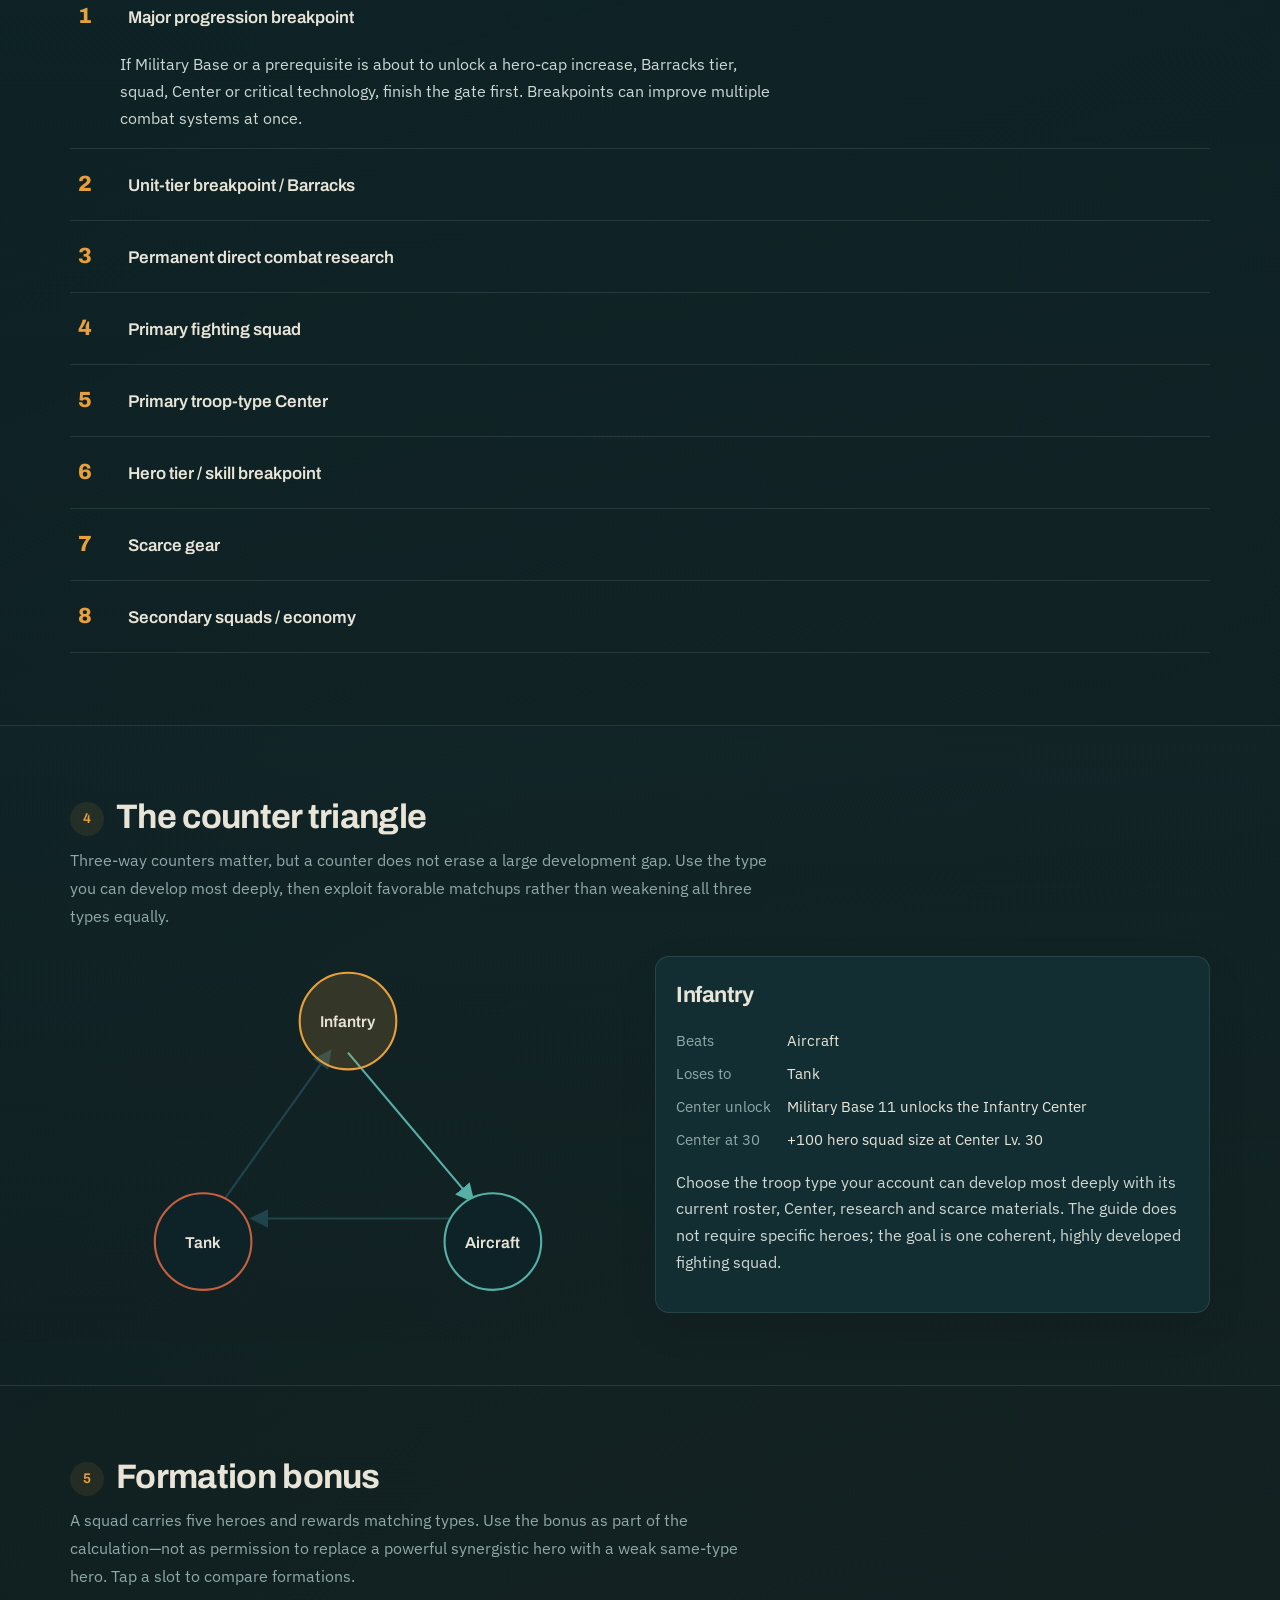
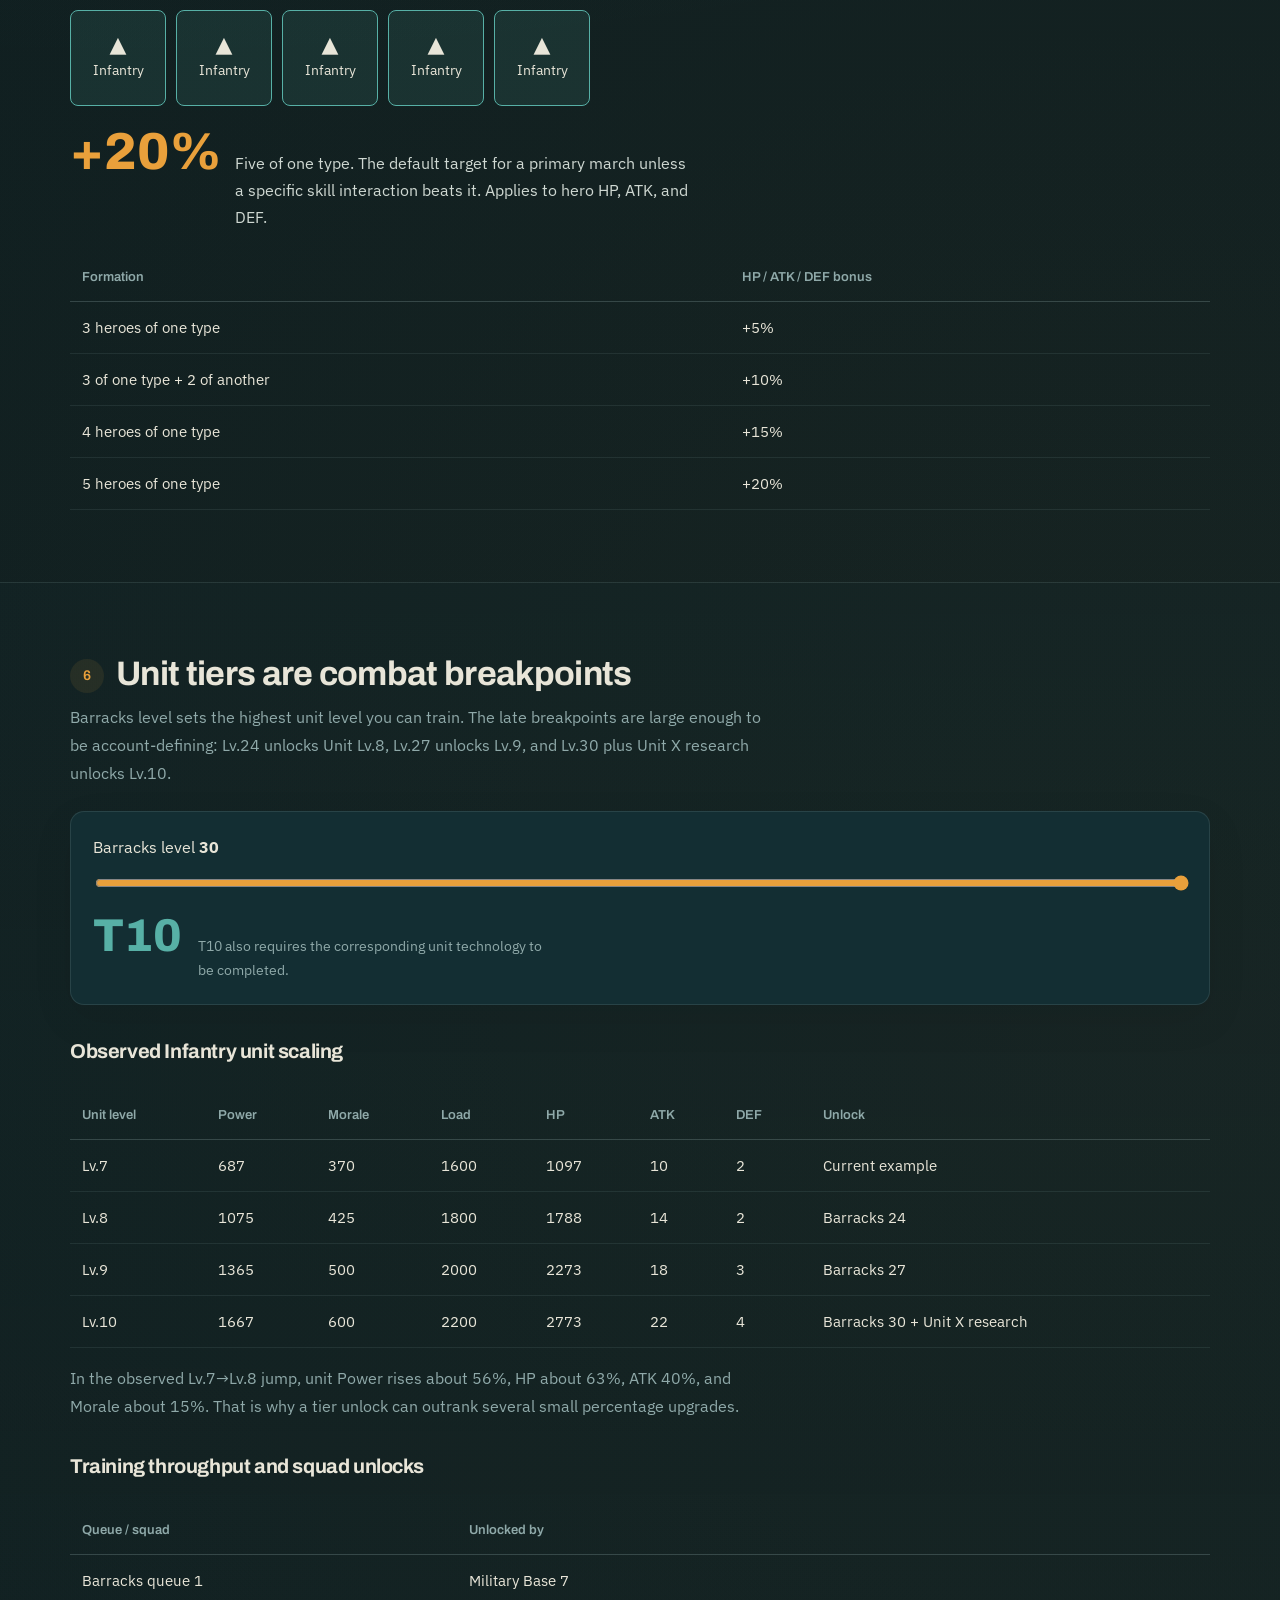
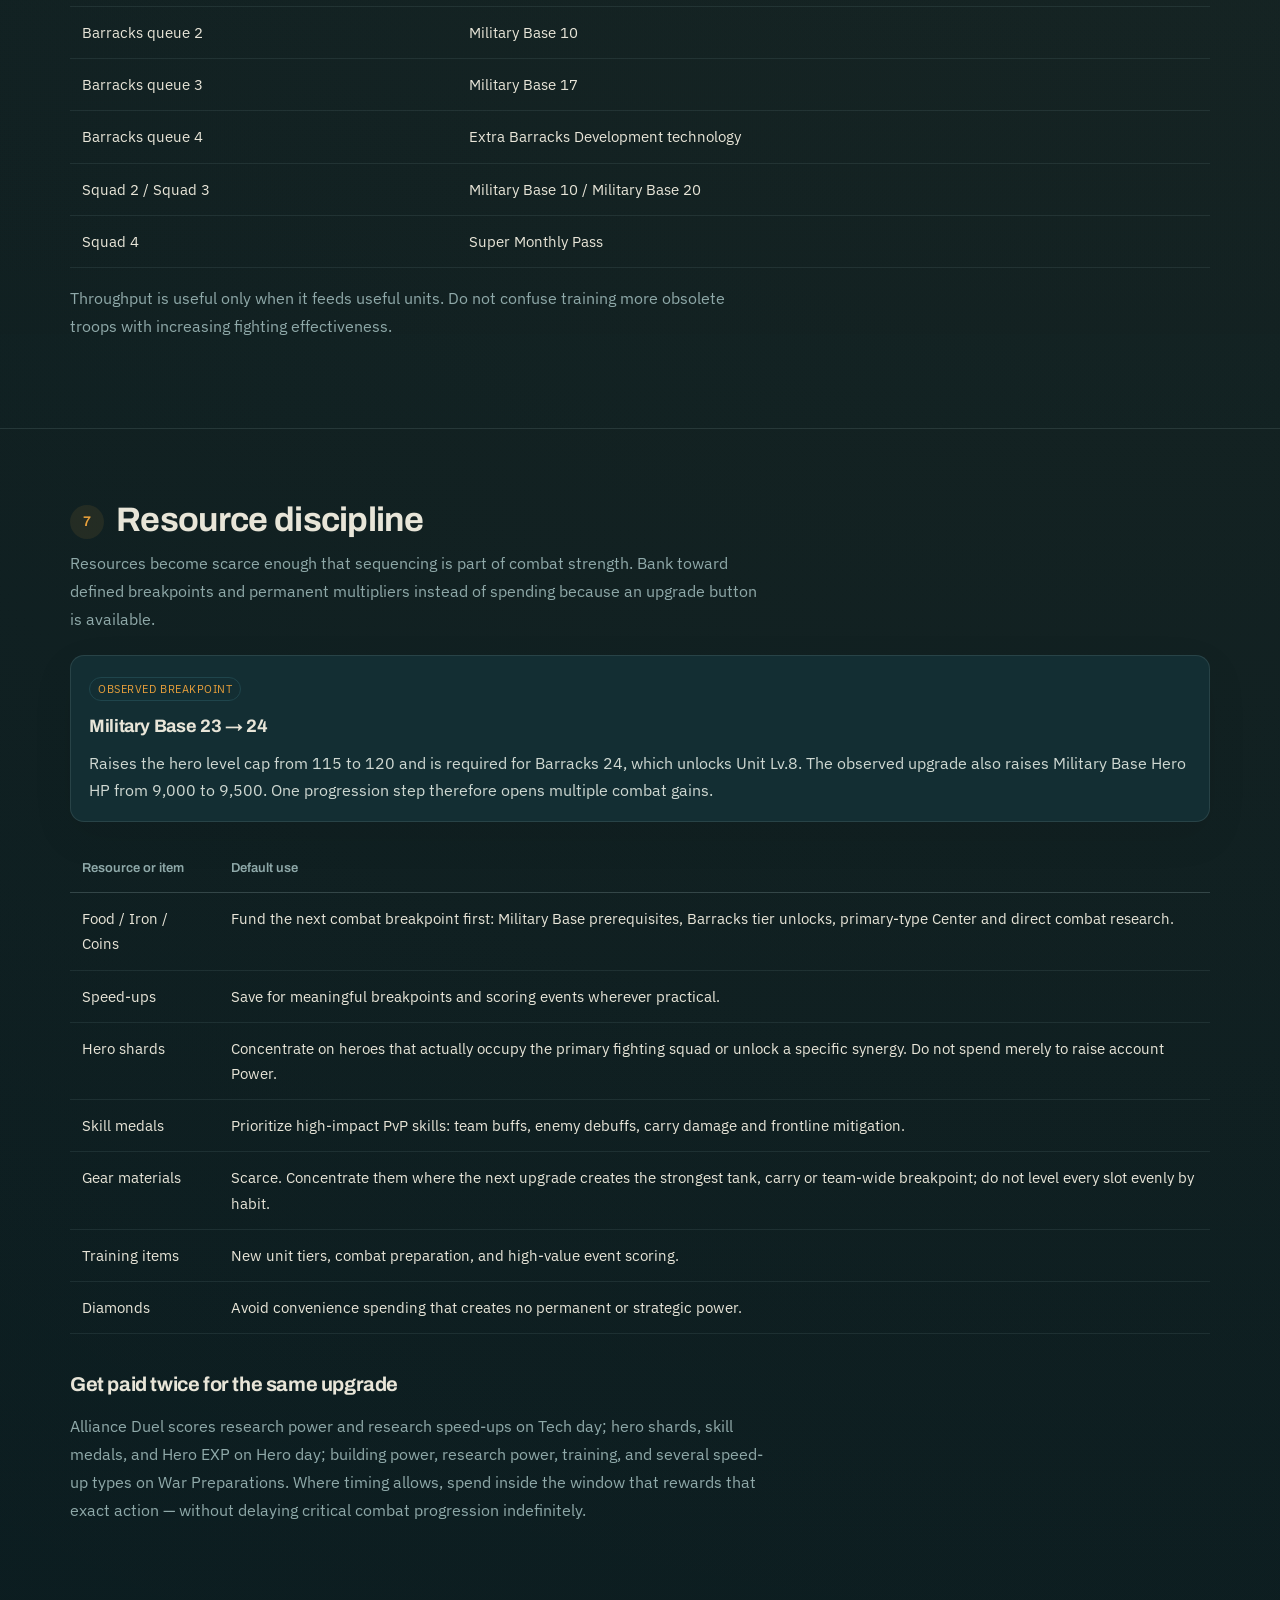
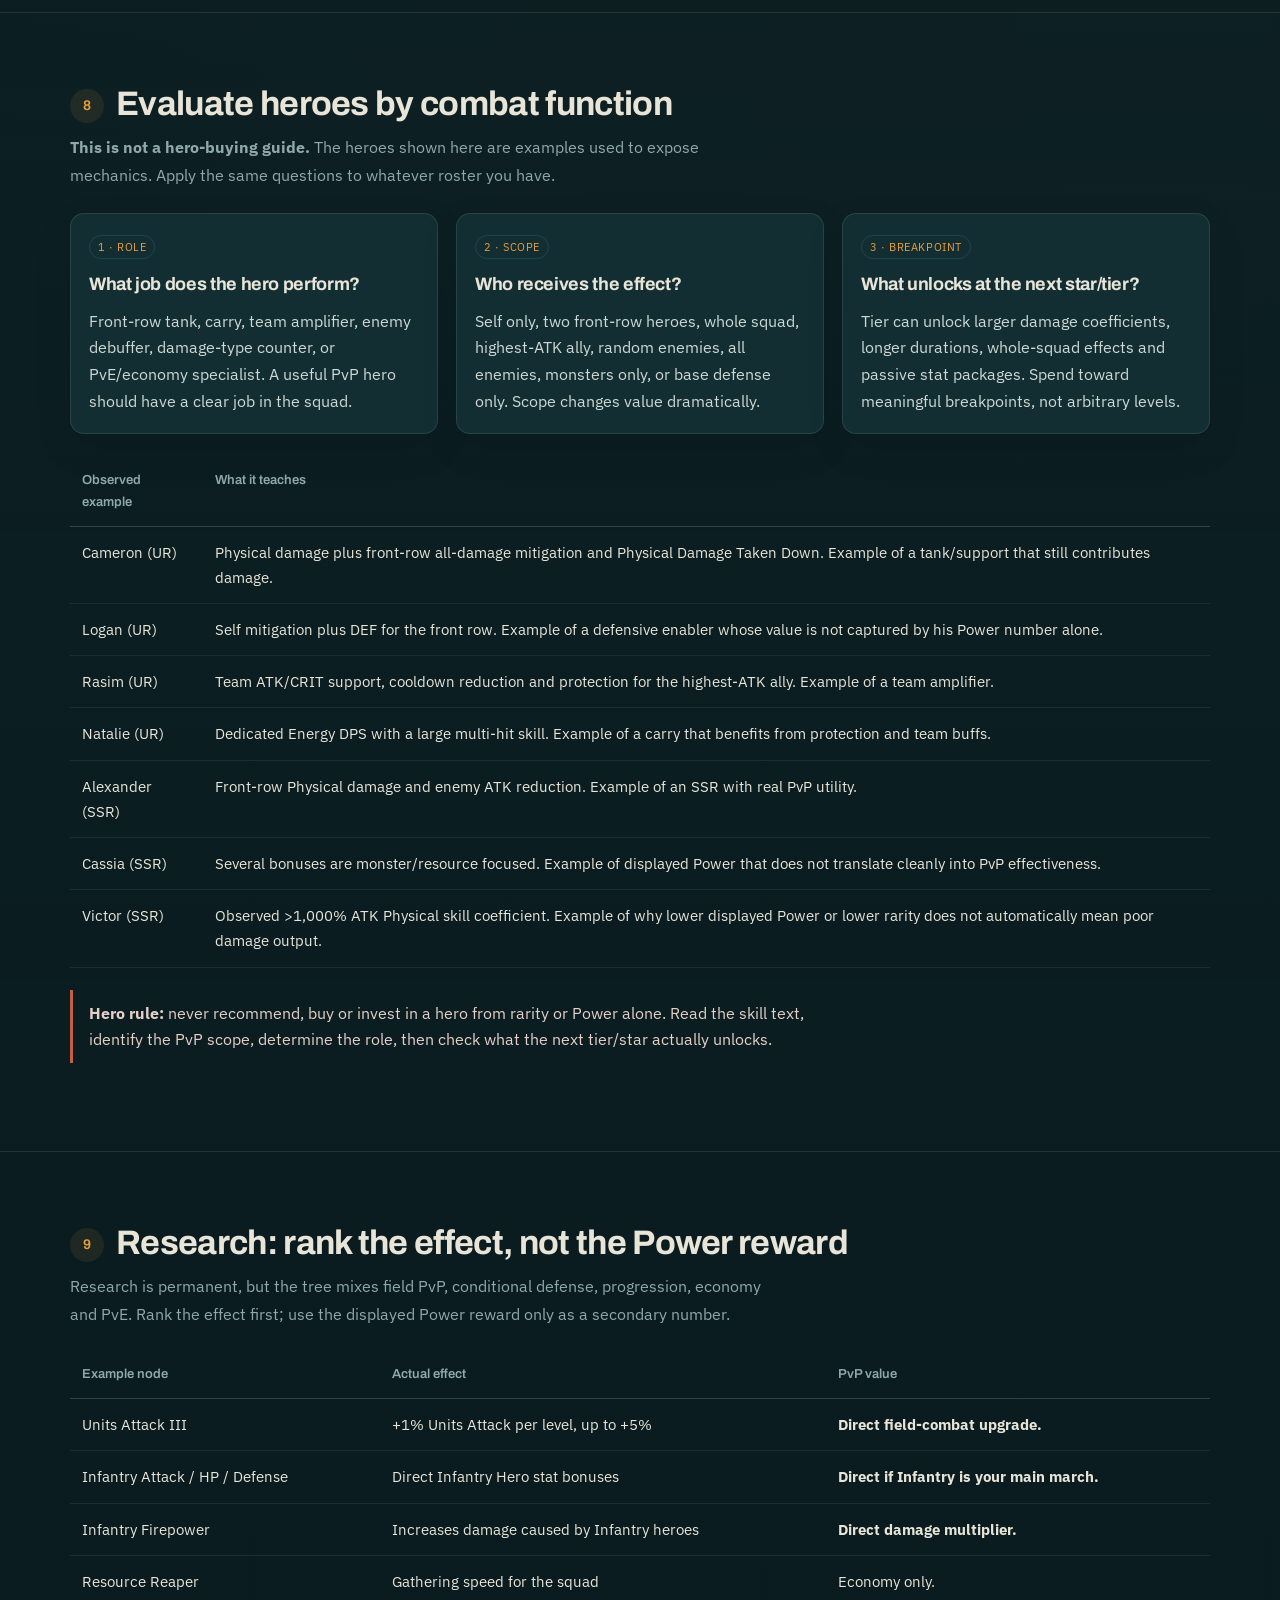
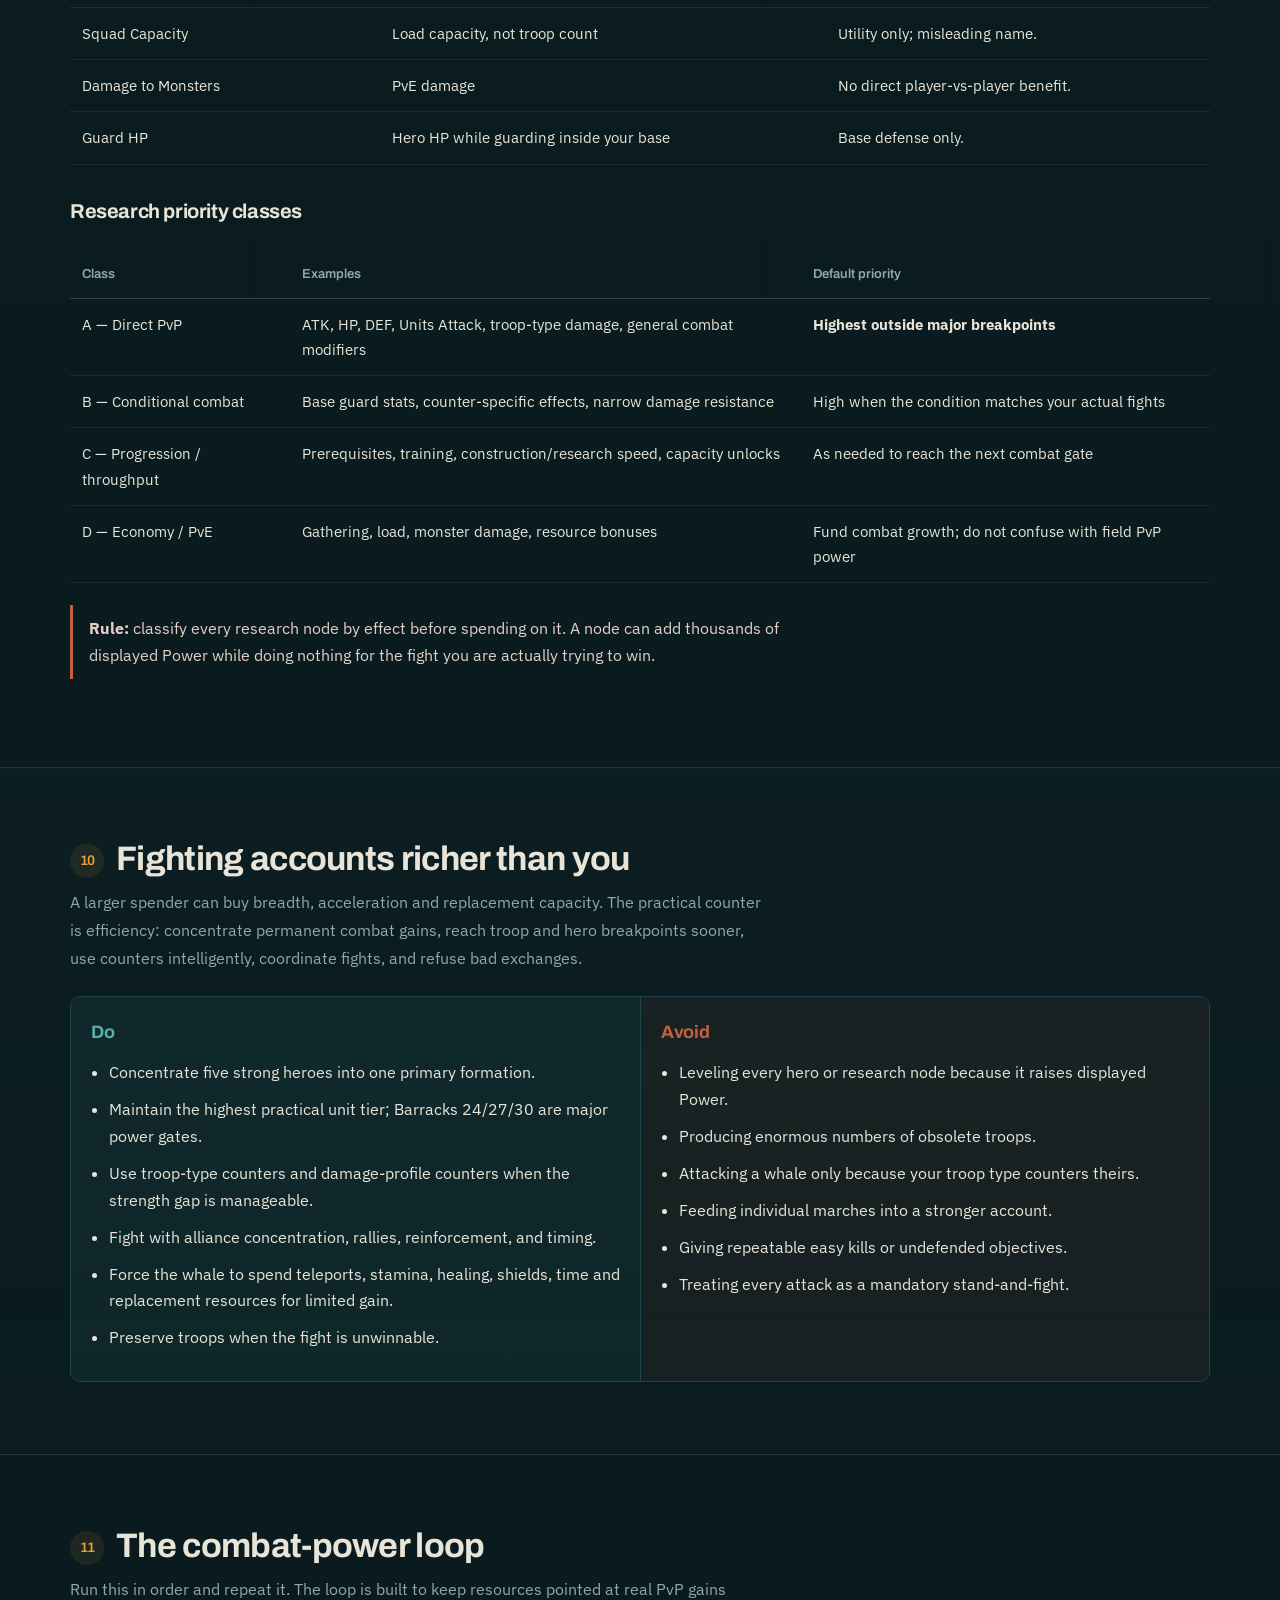
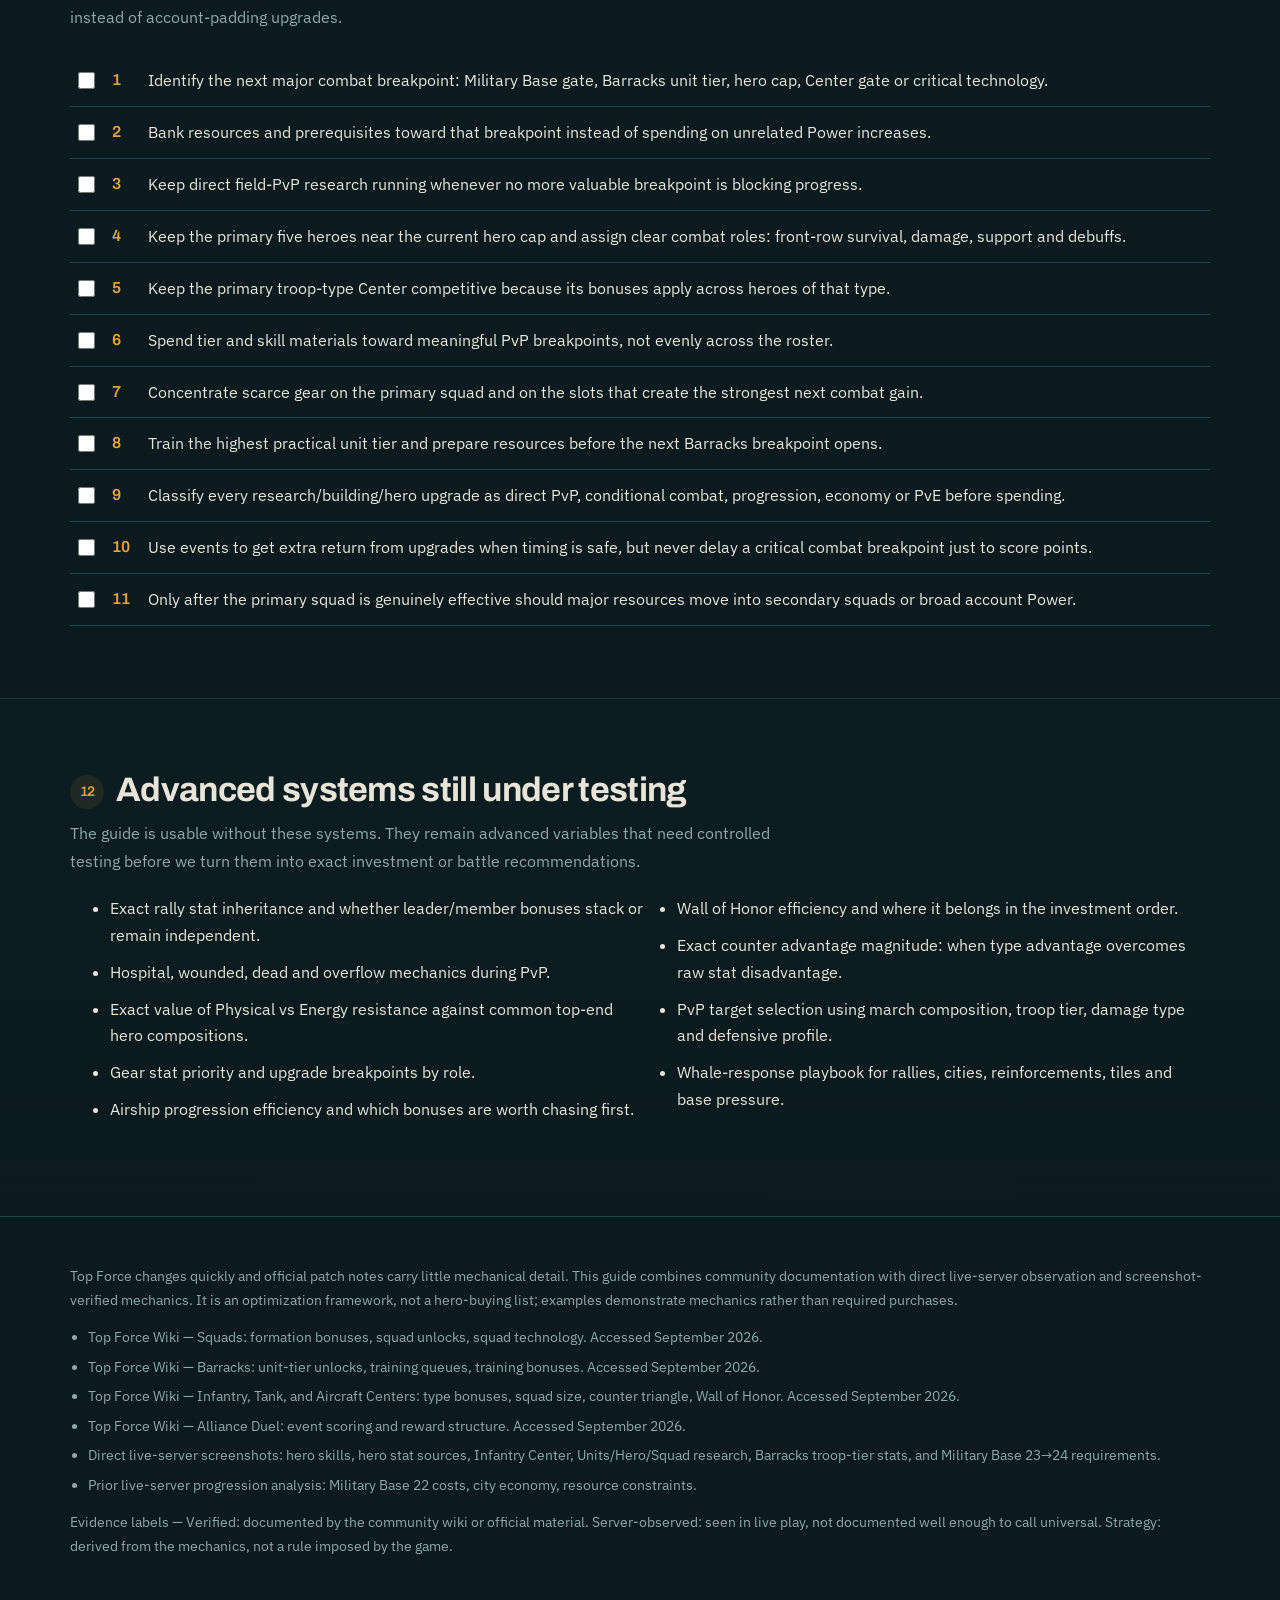
<file: combat_guide.html>
<!doctype html>
<!--
Editor: Visual Studio Code
Script Name: index.html
Author: Paul Hanlon
Date: 2026-09-06
Description:
  Single-file interactive web version of the Top Force Combat Power & Fighting Effectiveness
  Guide. Combat-power optimization guide. Contains a clickable two-lane progression map (Military Base /
  Barracks), a formation bonus calculator, a troop counter-triangle selector,
  a barracks tier lookup, and the full priority, resource, and doctrine content.
  Static HTML/CSS/JavaScript. GitHub Pages compatible. Google Fonts are the only external asset.
-->
<html lang="en">
<head>
<meta charset="utf-8">
<meta name="viewport" content="width=device-width, initial-scale=1">
<title>Top Force — Combat Guide</title>
<link rel="preconnect" href="https://fonts.googleapis.com">
<link rel="preconnect" href="https://fonts.gstatic.com" crossorigin>
<link href="https://fonts.googleapis.com/css2?family=Archivo:wght@500;600;800&family=IBM+Plex+Sans:wght@400;500;600&display=swap" rel="stylesheet">
<link rel="stylesheet" href="./style.css">
<link rel="icon" type="image/png" sizes="512x512" href="./favicon.png">
<link rel="shortcut icon" href="./favicon.png">
<style>
.hero { position: relative; }
.hero-logo {
    position:absolute;
    right:3%;
    top:50%;
    transform:translateY(-50%);
    width:min(34%,280px);
    display:flex;
    align-items:center;
    justify-content:center;
    pointer-events:none;
}
.hero-logo img { display:block; width:100%; height:auto; border-radius:50%; filter:drop-shadow(0 14px 32px rgba(0,0,0,.38)); }
.combat-hero > h1, .combat-hero > .sub, .combat-hero > .thesis, .vs-hero > .hero-kicker, .vs-hero > h1, .vs-hero > .sub, .vs-hero > .vp-hero-row, .vs-hero > .thesis { max-width:66%; }
@media (max-width:800px) { .hero-logo { display:none; } .combat-hero > h1, .combat-hero > .sub, .combat-hero > .thesis, .vs-hero > .hero-kicker, .vs-hero > h1, .vs-hero > .sub, .vs-hero > .vp-hero-row, .vs-hero > .thesis { max-width:none; } }
</style>
</head>
<body>

<header class="top">
  <div class="wrap">
    <div class="brand">TOP <span>FORCE</span></div>
    <nav class="jump" aria-label="Sections">
      <a href="#realpower">Real Power</a><a href="#map">Progression</a><a href="#stack">Priority</a>
      <a href="#counters">Counters</a><a href="#formation">Formation</a><a href="#tiers">Units</a>
      <a href="#resources">Resources</a><a href="#heroes">Heroes</a><a href="#research">Research</a>
      <a href="#doctrine">PvP</a><a href="#loop">Loop</a><a href="#gaps">Advanced</a>
    </nav>
    <div class="page-nav" aria-label="Guide pages"><a href="./index.html">VS Battle Planner</a><a class="active" href="./combat_guide.html">Combat Guide</a></div>
  </div>
</header>

<div class="wrap hero combat-hero">
  <div class="hero-logo" aria-hidden="true"><img src="./favicon.png" alt=""></div>
  <h1>Combat power &amp;<br>fighting effectiveness</h1>
  <p class="sub">Displayed Power is only a score. Fighting effectiveness comes from the upgrades that actually change what your primary squad can survive, carry, mitigate and kill.</p>
  <p class="thesis"><b>Build combat power, not displayed power.</b> Every major resource spend should unlock a combat breakpoint, strengthen the primary fighting squad, or improve a permanent combat multiplier.</p>
</div>

<div class="wrap guide-flow" aria-label="How to use the guide">
  <div class="flow-step"><span>1</span><div><b>Pick the next breakpoint</b><small>Know what actually changes combat.</small></div></div>
  <div class="flow-arrow">→</div>
  <div class="flow-step"><span>2</span><div><b>Concentrate the main march</b><small>Tier, heroes, research and Center.</small></div></div>
  <div class="flow-arrow">→</div>
  <div class="flow-step"><span>3</span><div><b>Time the spend</b><small>Use the VS window when practical.</small></div></div>
  <div class="flow-arrow">→</div>
  <div class="flow-step"><span>4</span><div><b>Reassess</b><small>Repeat from the next meaningful gate.</small></div></div>
</div>

<section id="realpower">
  <div class="wrap">
    <h2><span class="num">1</span>Real combat power vs displayed Power</h2>
    <p class="lede">Top Force awards Power for many upgrades, but those upgrades do not all improve the same fight. Before spending, identify exactly what the upgrade affects.</p>
    <div class="cards3">
      <div class="card"><span class="pill">Highest value</span><h3>Breakpoints</h3><p>Military Base gates hero levels and buildings. Barracks 24, 27 and 30 unlock stronger unit tiers. These upgrades can change several combat systems at once.</p></div>
      <div class="card"><span class="pill">Permanent</span><h3>Combat multipliers</h3><p>ATK, HP, DEF, Units Attack, damage-up effects, troop-type Centers and combat research continue working every fight they apply to.</p></div>
      <div class="card"><span class="pill">Concentrated</span><h3>Primary squad</h3><p>Tier, skills and scarce gear matter most when they strengthen the five heroes and units you actually send into important fights.</p></div>
    </div>
    <table>
      <thead><tr><th>Upgrade example</th><th>What it really does</th><th>Combat classification</th></tr></thead>
      <tbody>
        <tr><td>Units Attack III</td><td>Raises Units Attack</td><td><b>Direct field PvP</b></td></tr>
        <tr><td>Infantry ATK / HP / DEF / Firepower</td><td>Raises stats or damage for Infantry heroes</td><td><b>Direct when Infantry is used</b></td></tr>
        <tr><td>Guard HP</td><td>Raises HP only while guarding inside the base</td><td>Conditional base defense</td></tr>
        <tr><td>Damage to Monsters</td><td>Raises PvE damage</td><td>PvE only</td></tr>
        <tr><td>Resource Reaper</td><td>Raises gathering speed</td><td>Economy</td></tr>
        <tr><td>Squad Capacity research</td><td>Raises load capacity, not troop count</td><td>Utility; misleading name</td></tr>
      </tbody>
    </table>
    <p class="warning"><b>Decision rule:</b> if an upgrade raises Power but does not improve the fight you care about, treat the Power increase as bookkeeping—not fighting strength.</p>
  </div>
</section>

<section id="map">
  <div class="wrap">
    <h2><span class="num">2</span>Progression breakpoints</h2>
    <p class="lede">Military Base and Barracks are not ordinary building upgrades. They create combat gates. Military Base raises hero caps and unlocks prerequisites; Barracks unlocks stronger unit tiers. Push them when the next level creates a meaningful breakpoint, not merely because the building can be upgraded.</p>

    <div class="mapwrap">
      <div>
        <div class="lanes">
          <div>
            <div class="lanehead">Military Base</div>
            <div class="lane" id="laneMB"></div>
          </div>
          <div>
            <div class="lanehead">Barracks</div>
            <div class="lane" id="laneBK"></div>
          </div>
        </div>
      </div>

      <div class="detail" id="detail" aria-live="polite">
        <span class="tag" id="dTag">Verified</span>
        <h3 id="dTitle">Military Base 7</h3>
        <p id="dSummary"></p>
        <ul id="dList"></ul>
        <div class="why"><b>What to do here.</b> <span id="dWhy"></span></div>
        <div class="mark">
          <button class="btn" id="dMark" type="button">Mark as reached</button>
        </div>
        <div class="progress">
          <div class="bar"><i id="pBar"></i></div>
          <p id="pTxt">0 of 13 checkpoints reached</p>
        </div>
      </div>
    </div>
  </div>
</section>

<section id="stack">
  <div class="wrap">
    <h2><span class="num">3</span>Where the next upgrade goes</h2>
    <p class="lede">Use this as a decision order, not a rigid recipe. A breakpoint that unlocks a new unit tier or hero cap can outrank a small percentage upgrade; otherwise keep resources concentrated on permanent combat gains and the primary squad.</p>
    <div class="stack" id="stackList"></div>
  </div>
</section>

<section id="counters">
  <div class="wrap">
    <h2><span class="num">4</span>The counter triangle</h2>
    <p class="lede">Three-way counters matter, but a counter does not erase a large development gap. Use the type you can develop most deeply, then exploit favorable matchups rather than weakening all three types equally.</p>
    <div class="triwrap">
      <svg class="tri" viewBox="0 0 400 340" role="group" aria-label="Troop type counter triangle">
        <path class="arrow" id="aInf" d="M200 92 L318 232" marker-end="url(#h)"/>
        <path class="arrow" id="aAir" d="M300 250 L110 250" marker-end="url(#h)"/>
        <path class="arrow" id="aTank" d="M82 232 L182 92" marker-end="url(#h)"/>
        <defs>
          <marker id="h" markerWidth="9" markerHeight="9" refX="7" refY="4.5" orient="auto">
            <path d="M0 0 L9 4.5 L0 9 z" fill="#1F454C"/></marker>
          <marker id="hl" markerWidth="9" markerHeight="9" refX="7" refY="4.5" orient="auto">
            <path d="M0 0 L9 4.5 L0 9 z" fill="#57B0A6"/></marker>
        </defs>
        <g class="tnode" id="nInf" data-type="inf" tabindex="0" role="button" aria-label="Infantry">
          <circle class="ring" cx="200" cy="62" r="46"/><text x="200" y="68" text-anchor="middle">Infantry</text>
        </g>
        <g class="tnode" id="nTank" data-type="tank" tabindex="0" role="button" aria-label="Tank">
          <circle class="ring" cx="62" cy="272" r="46"/><text x="62" y="278" text-anchor="middle">Tank</text>
        </g>
        <g class="tnode" id="nAir" data-type="air" tabindex="0" role="button" aria-label="Aircraft">
          <circle class="ring" cx="338" cy="272" r="46"/><text x="338" y="278" text-anchor="middle">Aircraft</text>
        </g>
      </svg>
      <div class="triinfo">
        <h3 id="tName">Infantry</h3>
        <dl>
          <dt>Beats</dt><dd id="tBeat"></dd>
          <dt>Loses to</dt><dd id="tLose"></dd>
          <dt>Center unlock</dt><dd id="tUnlock"></dd>
          <dt>Center at 30</dt><dd id="tCap"></dd>
        </dl>
        <p style="margin-top:16px;color:#CFD8D2">Choose the troop type your account can develop most deeply with its current roster, Center, research and scarce materials. The guide does not require specific heroes; the goal is one coherent, highly developed fighting squad.</p>
      </div>
    </div>
  </div>
</section>

<section id="formation">
  <div class="wrap">
    <h2><span class="num">5</span>Formation bonus</h2>
    <p class="lede">A squad carries five heroes and rewards matching types. Use the bonus as part of the calculation—not as permission to replace a powerful synergistic hero with a weak same-type hero. Tap a slot to compare formations.</p>
    <div class="slots" id="slots"></div>
    <div class="readout">
      <div class="big" id="fBonus">+20%</div>
      <div class="txt" id="fText"></div>
    </div>
    <table>
      <thead><tr><th>Formation</th><th>HP / ATK / DEF bonus</th></tr></thead>
      <tbody>
        <tr><td>3 heroes of one type</td><td>+5%</td></tr>
        <tr><td>3 of one type + 2 of another</td><td>+10%</td></tr>
        <tr><td>4 heroes of one type</td><td>+15%</td></tr>
        <tr><td>5 heroes of one type</td><td>+20%</td></tr>
      </tbody>
    </table>
  </div>
</section>

<section id="tiers">
  <div class="wrap">
    <h2><span class="num">6</span>Unit tiers are combat breakpoints</h2>
    <p class="lede">Barracks level sets the highest unit level you can train. The late breakpoints are large enough to be account-defining: Lv.24 unlocks Unit Lv.8, Lv.27 unlocks Lv.9, and Lv.30 plus Unit X research unlocks Lv.10.</p>
    <div class="tier">
      <label for="bkRange">Barracks level <b id="bkVal">30</b></label>
      <input type="range" id="bkRange" min="1" max="30" value="30" aria-describedby="bkNote">
      <div class="tierout" style="margin-top:14px">
        <div class="t" id="bkTier">T10</div>
        <div class="note" id="bkNote"></div>
      </div>
    </div>
    <h3 style="margin-top:30px;font-size:20px">Observed Infantry unit scaling</h3>
    <table>
      <thead><tr><th>Unit level</th><th>Power</th><th>Morale</th><th>Load</th><th>HP</th><th>ATK</th><th>DEF</th><th>Unlock</th></tr></thead>
      <tbody>
        <tr><td>Lv.7</td><td>687</td><td>370</td><td>1600</td><td>1097</td><td>10</td><td>2</td><td>Current example</td></tr>
        <tr><td>Lv.8</td><td>1075</td><td>425</td><td>1800</td><td>1788</td><td>14</td><td>2</td><td>Barracks 24</td></tr>
        <tr><td>Lv.9</td><td>1365</td><td>500</td><td>2000</td><td>2273</td><td>18</td><td>3</td><td>Barracks 27</td></tr>
        <tr><td>Lv.10</td><td>1667</td><td>600</td><td>2200</td><td>2773</td><td>22</td><td>4</td><td>Barracks 30 + Unit X research</td></tr>
      </tbody>
    </table>
    <p class="lede" style="margin-top:16px">In the observed Lv.7→Lv.8 jump, unit Power rises about 56%, HP about 63%, ATK 40%, and Morale about 15%. That is why a tier unlock can outrank several small percentage upgrades.</p>
    <h3 style="margin-top:30px;font-size:20px">Training throughput and squad unlocks</h3>
    <table>
      <thead><tr><th>Queue / squad</th><th>Unlocked by</th></tr></thead>
      <tbody>
        <tr><td>Barracks queue 1</td><td>Military Base 7</td></tr>
        <tr><td>Barracks queue 2</td><td>Military Base 10</td></tr>
        <tr><td>Barracks queue 3</td><td>Military Base 17</td></tr>
        <tr><td>Barracks queue 4</td><td>Extra Barracks Development technology</td></tr>
        <tr><td>Squad 2 / Squad 3</td><td>Military Base 10 / Military Base 20</td></tr>
        <tr><td>Squad 4</td><td>Super Monthly Pass</td></tr>
      </tbody>
    </table>
    <p class="lede" style="margin-top:16px">Throughput is useful only when it feeds useful units. Do not confuse training more obsolete troops with increasing fighting effectiveness.</p>
  </div>
</section>

<section id="resources">
  <div class="wrap">
    <h2><span class="num">7</span>Resource discipline</h2>
    <p class="lede">Resources become scarce enough that sequencing is part of combat strength. Bank toward defined breakpoints and permanent multipliers instead of spending because an upgrade button is available.</p>
    <div class="card" style="margin-top:22px"><span class="pill">Observed breakpoint</span><h3>Military Base 23 → 24</h3><p>Raises the hero level cap from 115 to 120 and is required for Barracks 24, which unlocks Unit Lv.8. The observed upgrade also raises Military Base Hero HP from 9,000 to 9,500. One progression step therefore opens multiple combat gains.</p></div>
    <table>
      <thead><tr><th>Resource or item</th><th>Default use</th></tr></thead>
      <tbody>
        <tr><td>Food / Iron / Coins</td><td>Fund the next combat breakpoint first: Military Base prerequisites, Barracks tier unlocks, primary-type Center and direct combat research.</td></tr>
        <tr><td>Speed-ups</td><td>Save for meaningful breakpoints and scoring events wherever practical.</td></tr>
        <tr><td>Hero shards</td><td>Concentrate on heroes that actually occupy the primary fighting squad or unlock a specific synergy. Do not spend merely to raise account Power.</td></tr>
        <tr><td>Skill medals</td><td>Prioritize high-impact PvP skills: team buffs, enemy debuffs, carry damage and frontline mitigation.</td></tr>
        <tr><td>Gear materials</td><td>Scarce. Concentrate them where the next upgrade creates the strongest tank, carry or team-wide breakpoint; do not level every slot evenly by habit.</td></tr>
        <tr><td>Training items</td><td>New unit tiers, combat preparation, and high-value event scoring.</td></tr>
        <tr><td>Diamonds</td><td>Avoid convenience spending that creates no permanent or strategic power.</td></tr>
      </tbody>
    </table>
    <h3 style="margin-top:34px;font-size:20px">Get paid twice for the same upgrade</h3>
    <p class="lede">Alliance Duel scores research power and research speed-ups on Tech day; hero shards, skill medals, and Hero EXP on Hero day; building power, research power, training, and several speed-up types on War Preparations. Where timing allows, spend inside the window that rewards that exact action — without delaying critical combat progression indefinitely.</p>
  </div>
</section>


<section id="heroes">
  <div class="wrap">
    <h2><span class="num">8</span>Evaluate heroes by combat function</h2>
    <p class="lede"><b>This is not a hero-buying guide.</b> The heroes shown here are examples used to expose mechanics. Apply the same questions to whatever roster you have.</p>
    <div class="cards3">
      <div class="card"><span class="pill">1 · Role</span><h3>What job does the hero perform?</h3><p>Front-row tank, carry, team amplifier, enemy debuffer, damage-type counter, or PvE/economy specialist. A useful PvP hero should have a clear job in the squad.</p></div>
      <div class="card"><span class="pill">2 · Scope</span><h3>Who receives the effect?</h3><p>Self only, two front-row heroes, whole squad, highest-ATK ally, random enemies, all enemies, monsters only, or base defense only. Scope changes value dramatically.</p></div>
      <div class="card"><span class="pill">3 · Breakpoint</span><h3>What unlocks at the next star/tier?</h3><p>Tier can unlock larger damage coefficients, longer durations, whole-squad effects and passive stat packages. Spend toward meaningful breakpoints, not arbitrary levels.</p></div>
    </div>
    <table>
      <thead><tr><th>Observed example</th><th>What it teaches</th></tr></thead>
      <tbody>
        <tr><td>Cameron (UR)</td><td>Physical damage plus front-row all-damage mitigation and Physical Damage Taken Down. Example of a tank/support that still contributes damage.</td></tr>
        <tr><td>Logan (UR)</td><td>Self mitigation plus DEF for the front row. Example of a defensive enabler whose value is not captured by his Power number alone.</td></tr>
        <tr><td>Rasim (UR)</td><td>Team ATK/CRIT support, cooldown reduction and protection for the highest-ATK ally. Example of a team amplifier.</td></tr>
        <tr><td>Natalie (UR)</td><td>Dedicated Energy DPS with a large multi-hit skill. Example of a carry that benefits from protection and team buffs.</td></tr>
        <tr><td>Alexander (SSR)</td><td>Front-row Physical damage and enemy ATK reduction. Example of an SSR with real PvP utility.</td></tr>
        <tr><td>Cassia (SSR)</td><td>Several bonuses are monster/resource focused. Example of displayed Power that does not translate cleanly into PvP effectiveness.</td></tr>
        <tr><td>Victor (SSR)</td><td>Observed >1,000% ATK Physical skill coefficient. Example of why lower displayed Power or lower rarity does not automatically mean poor damage output.</td></tr>
      </tbody>
    </table>
    <p class="warning"><b>Hero rule:</b> never recommend, buy or invest in a hero from rarity or Power alone. Read the skill text, identify the PvP scope, determine the role, then check what the next tier/star actually unlocks.</p>
  </div>
</section>

<section id="research">
  <div class="wrap">
    <h2><span class="num">9</span>Research: rank the effect, not the Power reward</h2>
    <p class="lede">Research is permanent, but the tree mixes field PvP, conditional defense, progression, economy and PvE. Rank the effect first; use the displayed Power reward only as a secondary number.</p>
    <table>
      <thead><tr><th>Example node</th><th>Actual effect</th><th>PvP value</th></tr></thead>
      <tbody>
        <tr><td>Units Attack III</td><td>+1% Units Attack per level, up to +5%</td><td><b>Direct field-combat upgrade.</b></td></tr>
        <tr><td>Infantry Attack / HP / Defense</td><td>Direct Infantry Hero stat bonuses</td><td><b>Direct if Infantry is your main march.</b></td></tr>
        <tr><td>Infantry Firepower</td><td>Increases damage caused by Infantry heroes</td><td><b>Direct damage multiplier.</b></td></tr>
        <tr><td>Resource Reaper</td><td>Gathering speed for the squad</td><td>Economy only.</td></tr>
        <tr><td>Squad Capacity</td><td>Load capacity, not troop count</td><td>Utility only; misleading name.</td></tr>
        <tr><td>Damage to Monsters</td><td>PvE damage</td><td>No direct player-vs-player benefit.</td></tr>
        <tr><td>Guard HP</td><td>Hero HP while guarding inside your base</td><td>Base defense only.</td></tr>
      </tbody>
    </table>
    <h3 style="margin-top:30px;font-size:20px">Research priority classes</h3>
    <table>
      <thead><tr><th>Class</th><th>Examples</th><th>Default priority</th></tr></thead>
      <tbody>
        <tr><td>A — Direct PvP</td><td>ATK, HP, DEF, Units Attack, troop-type damage, general combat modifiers</td><td><b>Highest outside major breakpoints</b></td></tr>
        <tr><td>B — Conditional combat</td><td>Base guard stats, counter-specific effects, narrow damage resistance</td><td>High when the condition matches your actual fights</td></tr>
        <tr><td>C — Progression / throughput</td><td>Prerequisites, training, construction/research speed, capacity unlocks</td><td>As needed to reach the next combat gate</td></tr>
        <tr><td>D — Economy / PvE</td><td>Gathering, load, monster damage, resource bonuses</td><td>Fund combat growth; do not confuse with field PvP power</td></tr>
      </tbody>
    </table>
    <p class="warning"><b>Rule:</b> classify every research node by effect before spending on it. A node can add thousands of displayed Power while doing nothing for the fight you are actually trying to win.</p>
  </div>
</section>
<section id="doctrine">
  <div class="wrap">
    <h2><span class="num">10</span>Fighting accounts richer than you</h2>
    <p class="lede">A larger spender can buy breadth, acceleration and replacement capacity. The practical counter is efficiency: concentrate permanent combat gains, reach troop and hero breakpoints sooner, use counters intelligently, coordinate fights, and refuse bad exchanges.</p>
    <div class="doavoid">
      <div class="col do">
        <h3>Do</h3>
        <ul>
          <li>Concentrate five strong heroes into one primary formation.</li>
          <li>Maintain the highest practical unit tier; Barracks 24/27/30 are major power gates.</li>
          <li>Use troop-type counters and damage-profile counters when the strength gap is manageable.</li>
          <li>Fight with alliance concentration, rallies, reinforcement, and timing.</li>
          <li>Force the whale to spend teleports, stamina, healing, shields, time and replacement resources for limited gain.</li>
          <li>Preserve troops when the fight is unwinnable.</li>
        </ul>
      </div>
      <div class="col avoid">
        <h3>Avoid</h3>
        <ul>
          <li>Leveling every hero or research node because it raises displayed Power.</li>
          <li>Producing enormous numbers of obsolete troops.</li>
          <li>Attacking a whale only because your troop type counters theirs.</li>
          <li>Feeding individual marches into a stronger account.</li>
          <li>Giving repeatable easy kills or undefended objectives.</li>
          <li>Treating every attack as a mandatory stand-and-fight.</li>
        </ul>
      </div>
    </div>
  </div>
</section>

<section id="loop">
  <div class="wrap">
    <h2><span class="num">11</span>The combat-power loop</h2>
    <p class="lede">Run this in order and repeat it. The loop is built to keep resources pointed at real PvP gains instead of account-padding upgrades.</p>
    <div class="loop" id="loopList"></div>
  </div>
</section>

<section id="gaps">
  <div class="wrap">
    <h2><span class="num">12</span>Advanced systems still under testing</h2>
    <p class="lede">The guide is usable without these systems. They remain advanced variables that need controlled testing before we turn them into exact investment or battle recommendations.</p>
    <ul class="gaps">
      <li>Exact rally stat inheritance and whether leader/member bonuses stack or remain independent.</li>
      <li>Hospital, wounded, dead and overflow mechanics during PvP.</li>
      <li>Exact value of Physical vs Energy resistance against common top-end hero compositions.</li>
      <li>Gear stat priority and upgrade breakpoints by role.</li>
      <li>Airship progression efficiency and which bonuses are worth chasing first.</li>
      <li>Wall of Honor efficiency and where it belongs in the investment order.</li>
      <li>Exact counter advantage magnitude: when type advantage overcomes raw stat disadvantage.</li>
      <li>PvP target selection using march composition, troop tier, damage type and defensive profile.</li>
      <li>Whale-response playbook for rallies, cities, reinforcements, tiles and base pressure.</li>
    </ul>
  </div>
</section>

<footer>
  <div class="wrap">
    <p>Top Force changes quickly and official patch notes carry little mechanical detail. This guide combines community documentation with direct live-server observation and screenshot-verified mechanics. It is an optimization framework, not a hero-buying list; examples demonstrate mechanics rather than required purchases.</p>
    <ul>
      <li>Top Force Wiki — Squads: formation bonuses, squad unlocks, squad technology. Accessed September 2026.</li>
      <li>Top Force Wiki — Barracks: unit-tier unlocks, training queues, training bonuses. Accessed September 2026.</li>
      <li>Top Force Wiki — Infantry, Tank, and Aircraft Centers: type bonuses, squad size, counter triangle, Wall of Honor. Accessed September 2026.</li>
      <li>Top Force Wiki — Alliance Duel: event scoring and reward structure. Accessed September 2026.</li>
      <li>Direct live-server screenshots: hero skills, hero stat sources, Infantry Center, Units/Hero/Squad research, Barracks troop-tier stats, and Military Base 23→24 requirements.</li>
      <li>Prior live-server progression analysis: Military Base 22 costs, city economy, resource constraints.</li>
    </ul>
    <p>Evidence labels — Verified: documented by the community wiki or official material. Server-observed: seen in live play, not documented well enough to call universal. Strategy: derived from the mechanics, not a rule imposed by the game.</p>
  </div>
</footer>

<script>
/* ---------------- progression map ---------------- */
const NODES = [
  {id:'mb7', lane:'mb', row:1, lv:'Military Base 7', cap:'First Barracks queue',
   tag:'Verified', sum:'The Barracks opens and unit development becomes a real decision instead of a default.',
   list:['Barracks unlocked','Barracks training queue 1'],
   why:'Start building deliberately. Decide nothing about hero breadth yet — just get units moving.'},
  {id:'bk1', lane:'bk', row:1, lv:'Barracks 1', cap:'T1 units', tag:'Verified',
   sum:'Baseline training. Nothing here is a keeper.', list:['Highest unit tier: T1'],
   why:'Move through it. Do not stockpile T1.'},
  {id:'bk3', lane:'bk', row:2, lv:'Barracks 3', cap:'T2 units', tag:'Verified',
   sum:'Early tier step.', list:['Highest unit tier: T2'], why:'Keep the queue running; spend nothing scarce here.'},
  {id:'bk6', lane:'bk', row:3, lv:'Barracks 6', cap:'T3 units', tag:'Verified',
   sum:'Last of the disposable tiers.', list:['Highest unit tier: T3'],
   why:'Train enough to hold tiles and farm, no more. T4 is the first tier worth a stockpile.'},
  {id:'mb10', lane:'mb', row:4, lv:'Military Base 10', cap:'Second Barracks + second Squad', tag:'Verified',
   sum:'The first checkpoint that produces a real fighting march.',
   list:['Barracks training queue 2','Squad 2 unlocked'],
   why:'Establish your primary march here: one squad, five heroes, one troop type. The second squad exists — that does not mean it gets resources yet.'},
  {id:'bk10', lane:'bk', row:4, lv:'Barracks 10', cap:'T4 units — first real breakpoint', tag:'Verified',
   sum:'T4 is the first tier worth converting into field strength.', list:['Highest unit tier: T4'],
   why:'Arrive with resources and training capacity banked. An unlocked tier you cannot field in volume is not a power gain.'},
  {id:'mb11', lane:'mb', row:5, lv:'Military Base 11', cap:'Infantry Center', tag:'Verified',
   sum:'Infantry Center becomes available — a direct combat building.',
   list:['Infantry Center unlocked','Every level adds HP, ATK, DEF, and squad size to Infantry heroes'],
   why:'If Infantry is your primary type, this Center becomes one of the highest-value investments on the account. If it is not, leave it low.'},
  {id:'mb14', lane:'mb', row:6, lv:'Military Base 14', cap:'Tank Center', tag:'Verified',
   sum:'Tank Center becomes available.',
   list:['Tank Center unlocked','Every level adds HP, ATK, DEF, and squad size to Tank heroes'],
   why:'Same rule: build the Center for your committed type, not all three.'},
  {id:'bk14', lane:'bk', row:6, lv:'Barracks 14', cap:'T5 units', tag:'Verified',
   sum:'Second combat breakpoint.', list:['Highest unit tier: T5'],
   why:'Push here once T4 losses are being replaced comfortably.'},
  {id:'mb15', lane:'mb', row:7, lv:'Military Base 15', cap:'Aircraft Center', tag:'Verified',
   sum:'Aircraft Center becomes available.',
   list:['Aircraft Center unlocked','Every level adds HP, ATK, DEF, and squad size to Aircraft heroes'],
   why:'All three Centers now exist. Committing to one is the point of the whole guide.'},
  {id:'mb17', lane:'mb', row:8, lv:'Military Base 17', cap:'Third Barracks queue', tag:'Verified',
   sum:'Training throughput rises.', list:['Barracks training queue 3'],
   why:'More throughput is only useful pointed at the highest tier you can field. Do not use it to mass-produce an obsolete tier.'},
  {id:'bk17', lane:'bk', row:8, lv:'Barracks 17', cap:'T6 units', tag:'Verified',
   sum:'Third combat breakpoint.', list:['Highest unit tier: T6'], why:'Stockpile before the unlock so the tier goes live the day it opens.'},
  {id:'mb20', lane:'mb', row:9, lv:'Military Base 20', cap:'Third Squad + Wall of Honor access', tag:'Verified',
   sum:'Squad 3 opens, and Lv. 20 type-Centers feed Wall of Honor requirements.',
   list:['Squad 3 unlocked','Type Center Lv. 20 supports Wall of Honor requirements'],
   why:'Still one primary march. Squad-specific combat tech goes to the squad you actually fight with, not evenly across the tabs.'},
  {id:'bk20', lane:'bk', row:9, lv:'Barracks 20', cap:'T7 units', tag:'Verified',
   sum:'Fourth combat breakpoint.', list:['Highest unit tier: T7'], why:'By now the primary march should be absorbing nearly all shards, medals, and gear materials.'},
  {id:'mb22', lane:'mb', row:10, lv:'Military Base 22', cap:'The cost wall', tag:'Server-observed',
   sum:'The direct upgrade runs about 266.2M total resources; the full path from a bare Lv. 21 can approach 477.5M.',
   list:['≈114.1M Food','≈114.1M Iron','≈38M Coins','Up to ≈477.5M including prerequisites'],
   why:'Do not drift into this. Pick the breakpoint, bank for it, and land it inside an event window that scores building power.'},
  {id:'mb24', lane:'mb', row:11, lv:'Military Base 24', cap:'Hero cap + Barracks 24 gate', tag:'Server-observed',
   sum:'A multi-system combat breakpoint observed directly on the live account.',
   list:['Hero level cap 115 → 120','Hero HP 9,000 → 9,500','Required for Barracks 24','Barracks 24 unlocks Unit Lv.8'],
   why:'Prioritize the prerequisite chain when you are close enough to finish it. This breakpoint improves hero ceiling and opens a major unit-tier jump.'},
  {id:'bk24', lane:'bk', row:11, lv:'Barracks 24', cap:'T8 units', tag:'Verified',
   sum:'Fifth combat breakpoint.', list:['Highest unit tier: T8'], why:'Only now does a second combat march start deserving major investment — and only if the first one is genuinely strong.'},
  {id:'bk27', lane:'bk', row:12, lv:'Barracks 27', cap:'T9 units', tag:'Verified',
   sum:'Sixth combat breakpoint.', list:['Highest unit tier: T9'], why:'Keep combat research running continuously alongside this; the multipliers compound with everything else.'},
  {id:'bk30', lane:'bk', row:13, lv:'Barracks 30 + unit tech', cap:'T10 units', tag:'Verified',
   sum:'T10 needs the Barracks level and the corresponding unit technology completed.',
   list:['Highest unit tier: T10','Requires the matching unit technology','Base Training Count 570 per Barracks at Lv. 30'],
   why:'The endpoint of the unit lane. Type Centers reach +100 hero squad size at Lv. 30 — pair the two.'}
];
const ROWS = 13;
const reached = new Set();
let current = 'mb7';

function buildLanes(){
  const mb = document.getElementById('laneMB'), bk = document.getElementById('laneBK');
  for(let r=1;r<=ROWS;r++){
    ['mb','bk'].forEach(l=>{
      const n = NODES.find(x=>x.lane===l && x.row===r);
      const host = l==='mb'?mb:bk;
      const b = document.createElement('button');
      b.className = 'node' + (n?'':' spacer');
      b.type='button';
      if(!n){ b.innerHTML='<span class="dot"></span><span class="lv">&nbsp;</span><span class="cap">&nbsp;</span>'; b.setAttribute('aria-hidden','true'); b.tabIndex=-1; }
      else{
        b.dataset.id=n.id;
        b.innerHTML='<span class="dot"></span><span class="lv">'+n.lv+'</span><span class="cap">'+n.cap+'</span>';
        b.addEventListener('click',()=>select(n.id,true));
      }
      host.appendChild(b);
    });
  }
}
function select(id,userAction){
  current=id;
  const n = NODES.find(x=>x.id===id);
  document.getElementById('dTitle').textContent=n.lv;
  document.getElementById('dSummary').textContent=n.sum;
  const tag=document.getElementById('dTag');
  tag.textContent=n.tag;
  tag.className='tag '+(n.tag==='Verified'?'verified':n.tag==='Server-observed'?'observed':'strategy');
  const ul=document.getElementById('dList'); ul.innerHTML='';
  n.list.forEach(t=>{const li=document.createElement('li');li.textContent=t;ul.appendChild(li);});
  document.getElementById('dWhy').textContent=n.why;
  paint();
  if(userAction && window.matchMedia('(max-width:900px)').matches){
    document.getElementById('detail').scrollIntoView({block:'start',behavior:'smooth'});
  }
}
function paint(){
  document.querySelectorAll('.node[data-id]').forEach(b=>{
    b.classList.toggle('active', b.dataset.id===current);
    b.classList.toggle('reached', reached.has(b.dataset.id));
  });
  const btn=document.getElementById('dMark');
  const on=reached.has(current);
  btn.classList.toggle('on',on);
  btn.textContent = on ? 'Reached' : 'Mark as reached';
  btn.setAttribute('aria-pressed', on);
  const pct = Math.round(reached.size/NODES.length*100);
  document.getElementById('pBar').style.width = pct+'%';
  document.getElementById('pTxt').textContent = reached.size+' of '+NODES.length+' checkpoints reached';
}
document.getElementById('dMark').addEventListener('click',()=>{
  reached.has(current) ? reached.delete(current) : reached.add(current);
  paint();
});

/* ---------------- priority stack ---------------- */
const STACK=[
 ['Major progression breakpoint','If Military Base or a prerequisite is about to unlock a hero-cap increase, Barracks tier, squad, Center or critical technology, finish the gate first. Breakpoints can improve multiple combat systems at once.'],
 ['Unit-tier breakpoint / Barracks','Barracks 24, 27 and 30 unlock Unit Lv.8, Lv.9 and Lv.10. Observed unit-stat jumps are large enough to outrank many small percentage upgrades.'],
 ['Permanent direct combat research','Prioritize field-PvP ATK, HP, DEF, Units Attack, damage-up and similar modifiers when no larger breakpoint is immediately reachable.'],
 ['Primary fighting squad','Keep the five heroes you actually fight with near the hero cap and develop coherent front-row, carry, support and debuff roles. Do not chase a specific purchased lineup.'],
 ['Primary troop-type Center','The matching Center adds HP, ATK, DEF and hero squad size to every hero of that troop type. Keep it competitive when that type carries your primary squad.'],
 ['Hero tier / skill breakpoint','Spend scarce tier and skill materials when the next breakpoint unlocks meaningful PvP effects: wider scope, stronger mitigation, team buffs, major damage or passive packages.'],
 ['Scarce gear','Do not level all slots evenly. Concentrate materials where the next level most improves survival, carry output or a critical stat profile on the primary squad.'],
 ['Secondary squads / economy','Only build breadth after the primary squad is dangerous enough for the fights you care about. Economy exists to fund combat growth, not to impersonate it.']
];
const sl=document.getElementById('stackList');
STACK.forEach((s,i)=>{
  const d=document.createElement('details');
  if(i===0) d.open=true;
  d.innerHTML='<summary><span class="rank">'+(i+1)+'</span><span class="name">'+s[0]+'</span></summary><p>'+s[1]+'</p>';
  sl.appendChild(d);
});

/* ---------------- counter triangle ---------------- */
const T={
 inf:{name:'Infantry',beats:'Aircraft',loses:'Tank',unlock:'Military Base 11',arrow:'aInf',beatId:'nAir',loseId:'nTank'},
 tank:{name:'Tank',beats:'Infantry',loses:'Aircraft',unlock:'Military Base 14',arrow:'aTank',beatId:'nInf',loseId:'nAir'},
 air:{name:'Aircraft',beats:'Tank',loses:'Infantry',unlock:'Military Base 15',arrow:'aAir',beatId:'nTank',loseId:'nInf'}
};
function pickType(k){
  const t=T[k];
  document.getElementById('tName').textContent=t.name;
  document.getElementById('tBeat').textContent=t.beats;
  document.getElementById('tLose').textContent=t.loses;
  document.getElementById('tUnlock').textContent=t.unlock+' unlocks the '+t.name+' Center';
  document.getElementById('tCap').textContent='+100 hero squad size at Center Lv. 30';
  ['nInf','nTank','nAir'].forEach(id=>document.getElementById(id).classList.remove('sel','beats','loses'));
  ['aInf','aTank','aAir'].forEach(id=>{
    const a=document.getElementById(id);
    a.classList.remove('lit');
    a.setAttribute('marker-end','url(#h)');
  });
  document.getElementById(t.arrow).setAttribute('marker-end','url(#hl)');
  document.getElementById({inf:'nInf',tank:'nTank',air:'nAir'}[k]).classList.add('sel');
  document.getElementById(t.beatId).classList.add('beats');
  document.getElementById(t.loseId).classList.add('loses');
  document.getElementById(t.arrow).classList.add('lit');
}
document.querySelectorAll('svg.tri .tnode').forEach(g=>{
  g.addEventListener('click',()=>pickType(g.dataset.type));
  g.addEventListener('keydown',e=>{if(e.key==='Enter'||e.key===' '){e.preventDefault();pickType(g.dataset.type);}});
});

/* ---------------- formation calculator ---------------- */
const TYPES=[{k:'inf',n:'Infantry',i:'▲'},{k:'tank',n:'Tank',i:'■'},{k:'air',n:'Aircraft',i:'◆'},{k:'',n:'Empty',i:'·'}];
let squad=['inf','inf','inf','inf','inf'];
const slotHost=document.getElementById('slots');
squad.forEach((_,i)=>{
  const b=document.createElement('button');
  b.type='button'; b.className='slot'; b.dataset.i=i;
  b.addEventListener('click',()=>{
    const cur=TYPES.findIndex(t=>t.k===squad[i]);
    squad[i]=TYPES[(cur+1)%TYPES.length].k;
    drawSquad();
  });
  slotHost.appendChild(b);
});
function drawSquad(){
  [...slotHost.children].forEach((b,i)=>{
    const t=TYPES.find(x=>x.k===squad[i]);
    b.className='slot'+(t.k?' f '+t.k:'');
    b.innerHTML='<span class="ico">'+t.i+'</span>'+t.n;
    b.setAttribute('aria-label','Slot '+(i+1)+': '+t.n+'. Activate to change.');
  });
  const counts={};
  squad.filter(Boolean).forEach(k=>counts[k]=(counts[k]||0)+1);
  const vals=Object.values(counts).sort((a,b)=>b-a);
  let bonus=0,msg='';
  if(vals[0]===5){bonus=20;msg='Five of one type. The default target for a primary march unless a specific skill interaction beats it.';}
  else if(vals[0]===4){bonus=15;msg='Four of one type. One swap away from the full bonus.';}
  else if(vals[0]===3&&vals[1]===2){bonus=10;msg='Three plus two. A reasonable stop on the way to a full same-type march.';}
  else if(vals[0]===3){bonus=5;msg='Three of one type with the rest scattered. The weakest formation worth having.';}
  else {bonus=0;msg='No matching group of three. This march is paying nothing for its composition.';}
  document.getElementById('fBonus').textContent='+'+bonus+'%';
  document.getElementById('fText').textContent=msg+' Applies to hero HP, ATK, and DEF.';
}

/* ---------------- barracks tier lookup ---------------- */
const TIERS=[[30,'T10'],[27,'T9'],[24,'T8'],[20,'T7'],[17,'T6'],[14,'T5'],[10,'T4'],[6,'T3'],[3,'T2'],[1,'T1']];
const rng=document.getElementById('bkRange');
function drawTier(){
  const v=+rng.value;
  const row=TIERS.find(t=>v>=t[0]);
  document.getElementById('bkVal').textContent=v;
  document.getElementById('bkTier').textContent=row[1];
  const next=TIERS.filter(t=>t[0]>v).sort((a,b)=>a[0]-b[0])[0];
  let note = row[1]==='T10' ? 'T10 also requires the corresponding unit technology to be completed.'
    : 'Next breakpoint: Barracks '+next[0]+' for '+next[1]+' — '+(next[0]-v)+' level'+((next[0]-v)===1?'':'s')+' away.';
  if(v>=10 && row[1]!=='T10') note += ' Bank resources and training capacity before you unlock it.';
  document.getElementById('bkNote').textContent=note;
}
rng.addEventListener('input',drawTier);

/* ---------------- leveling loop ---------------- */
const LOOP=[
 'Identify the next major combat breakpoint: Military Base gate, Barracks unit tier, hero cap, Center gate or critical technology.',
 'Bank resources and prerequisites toward that breakpoint instead of spending on unrelated Power increases.',
 'Keep direct field-PvP research running whenever no more valuable breakpoint is blocking progress.',
 'Keep the primary five heroes near the current hero cap and assign clear combat roles: front-row survival, damage, support and debuffs.',
 'Keep the primary troop-type Center competitive because its bonuses apply across heroes of that type.',
 'Spend tier and skill materials toward meaningful PvP breakpoints, not evenly across the roster.',
 'Concentrate scarce gear on the primary squad and on the slots that create the strongest next combat gain.',
 'Train the highest practical unit tier and prepare resources before the next Barracks breakpoint opens.',
 'Classify every research/building/hero upgrade as direct PvP, conditional combat, progression, economy or PvE before spending.',
 'Use events to get extra return from upgrades when timing is safe, but never delay a critical combat breakpoint just to score points.',
 'Only after the primary squad is genuinely effective should major resources move into secondary squads or broad account Power.'
];
const lh=document.getElementById('loopList');
LOOP.forEach((t,i)=>{
  const l=document.createElement('label');
  l.innerHTML='<input type="checkbox"><span class="n">'+(i+1)+'</span><span class="t">'+t+'</span>';
  lh.appendChild(l);
});

/* ---------------- init ---------------- */
buildLanes();
select('mb7');
pickType('inf');
drawSquad();
drawTier();
</script>
</body>
</html>
</file>
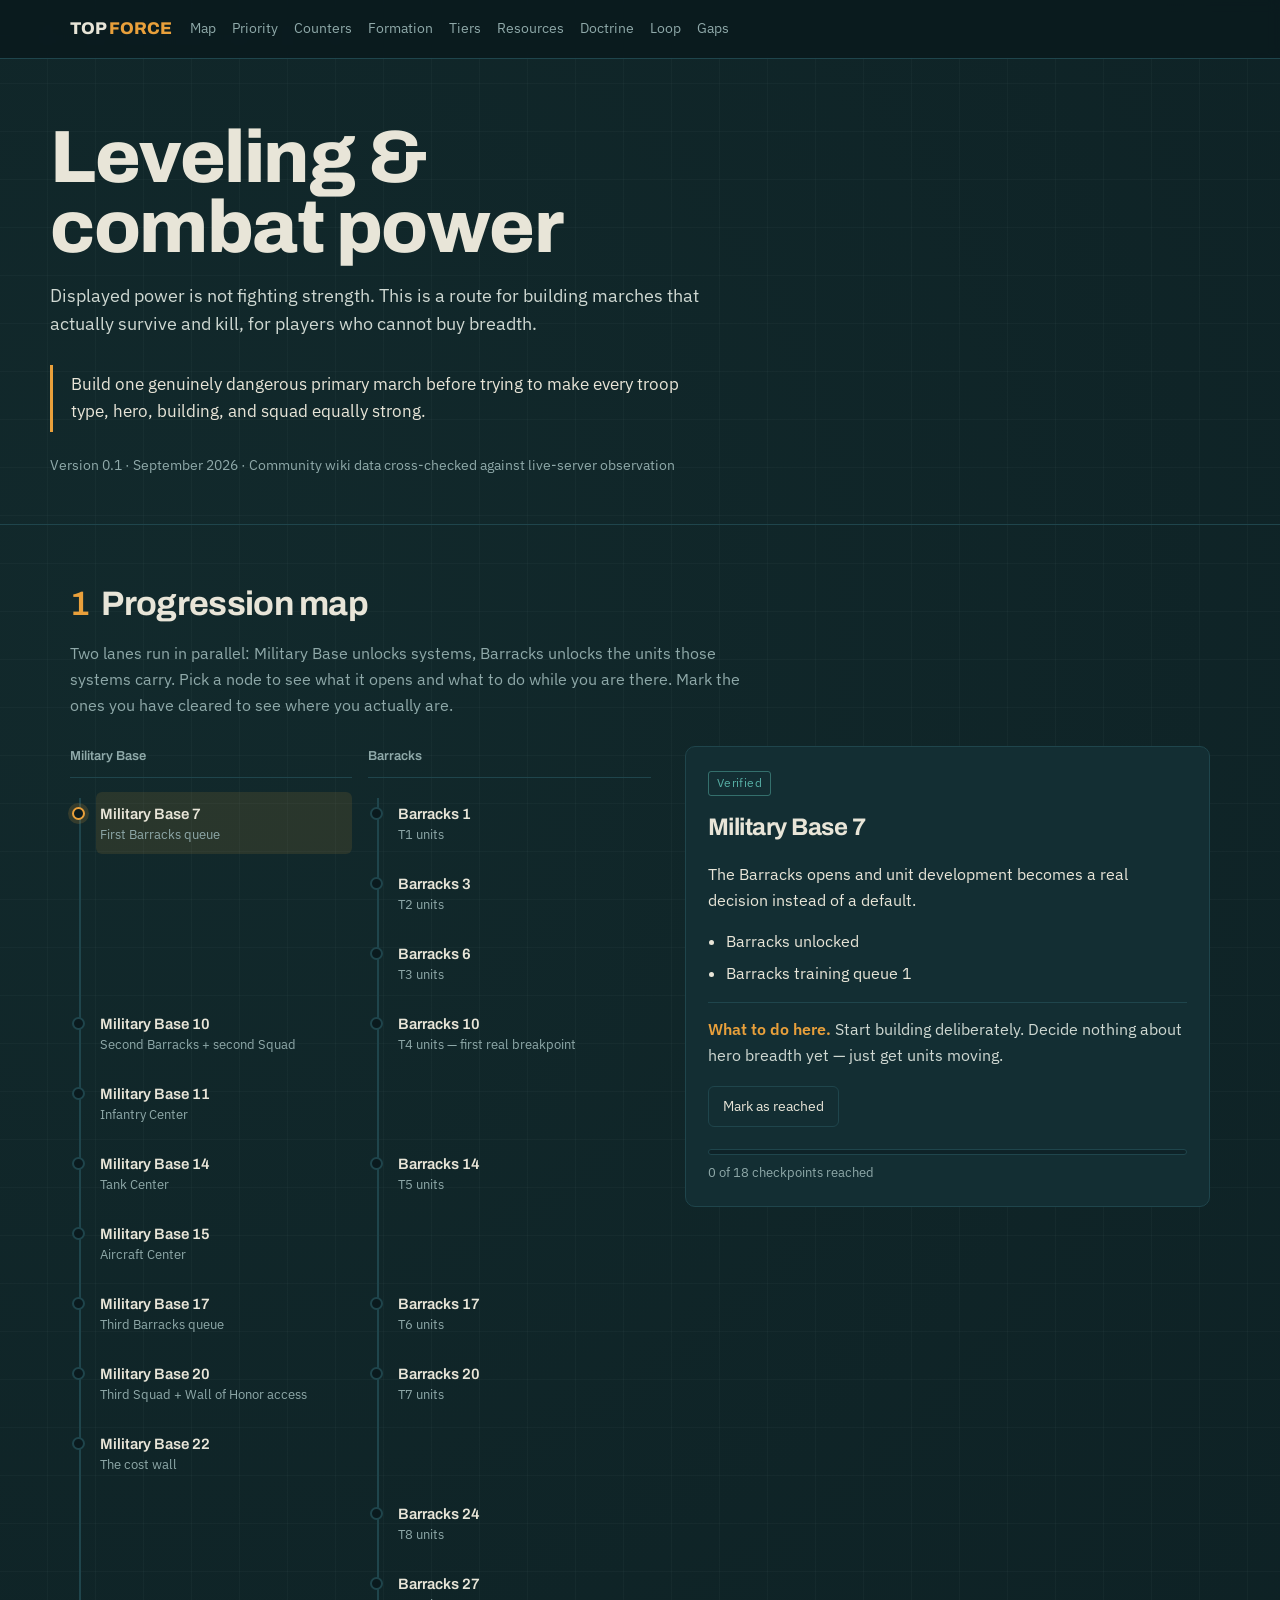
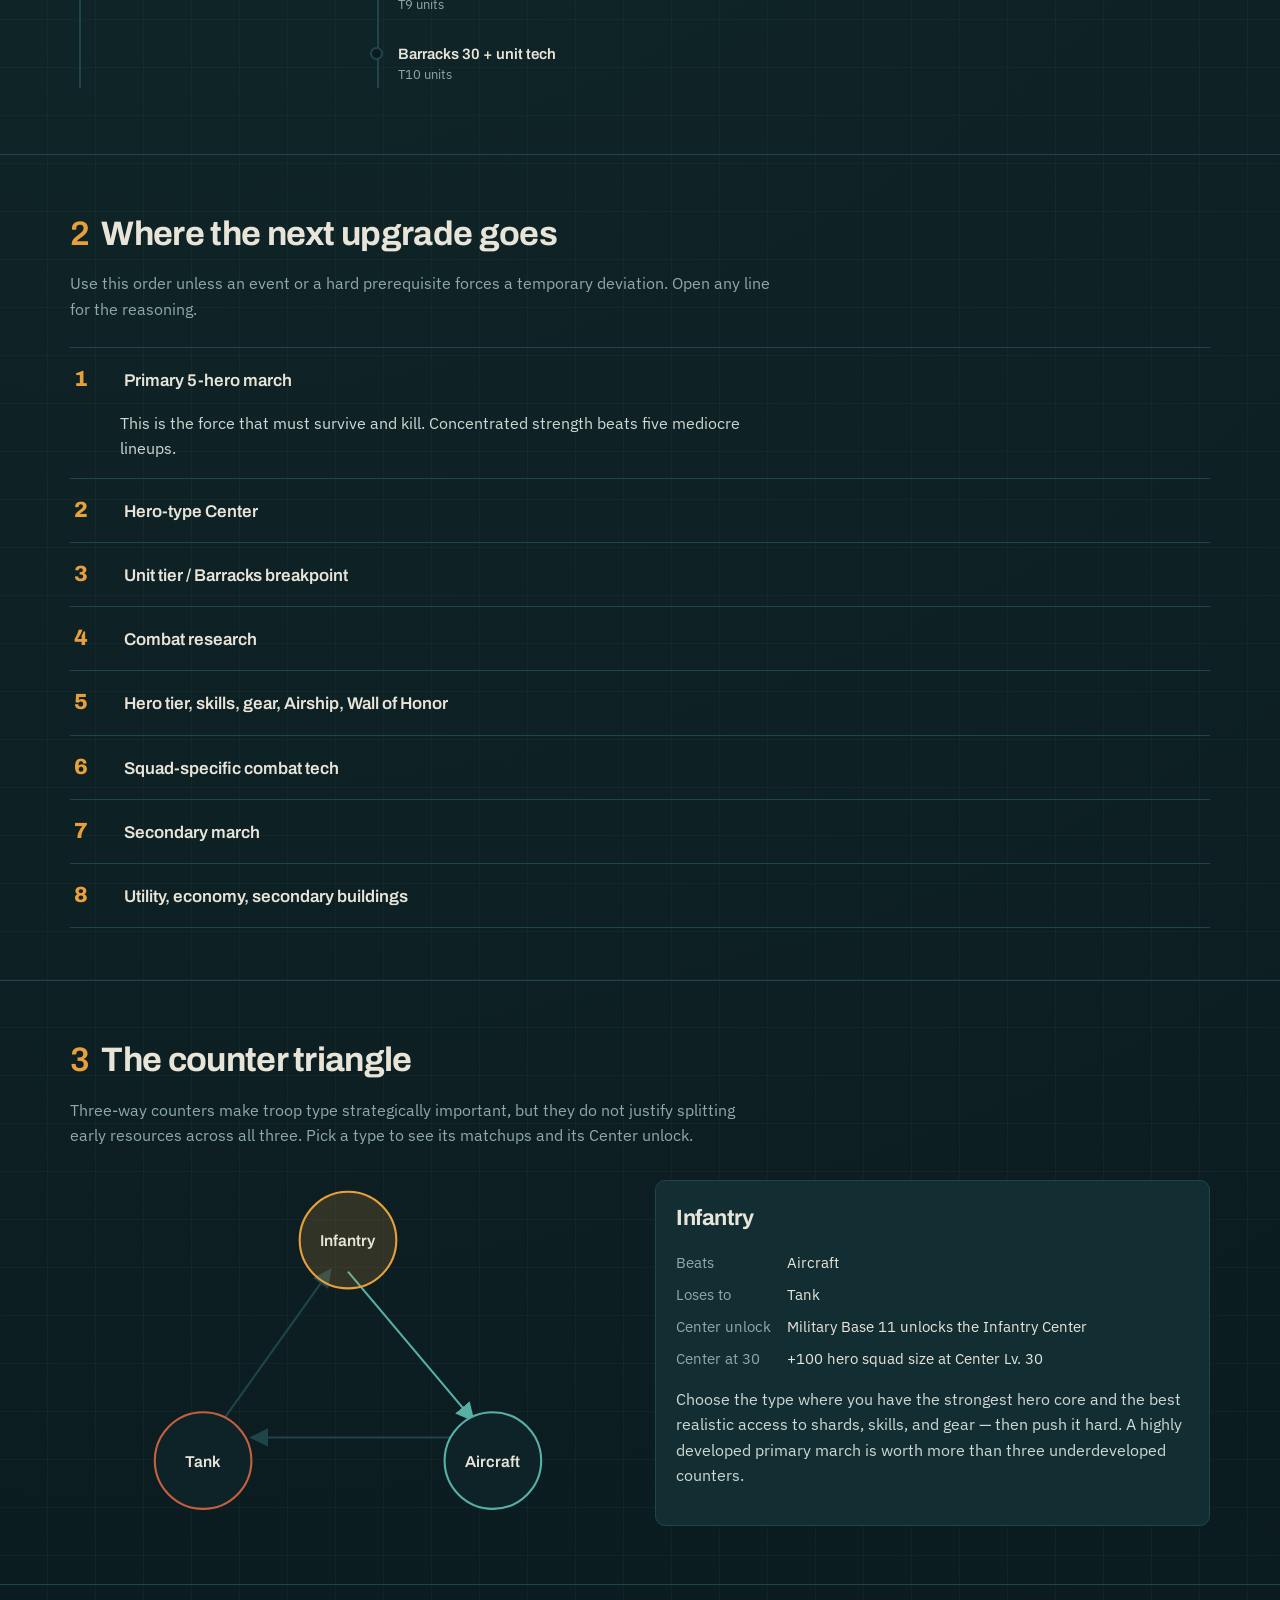
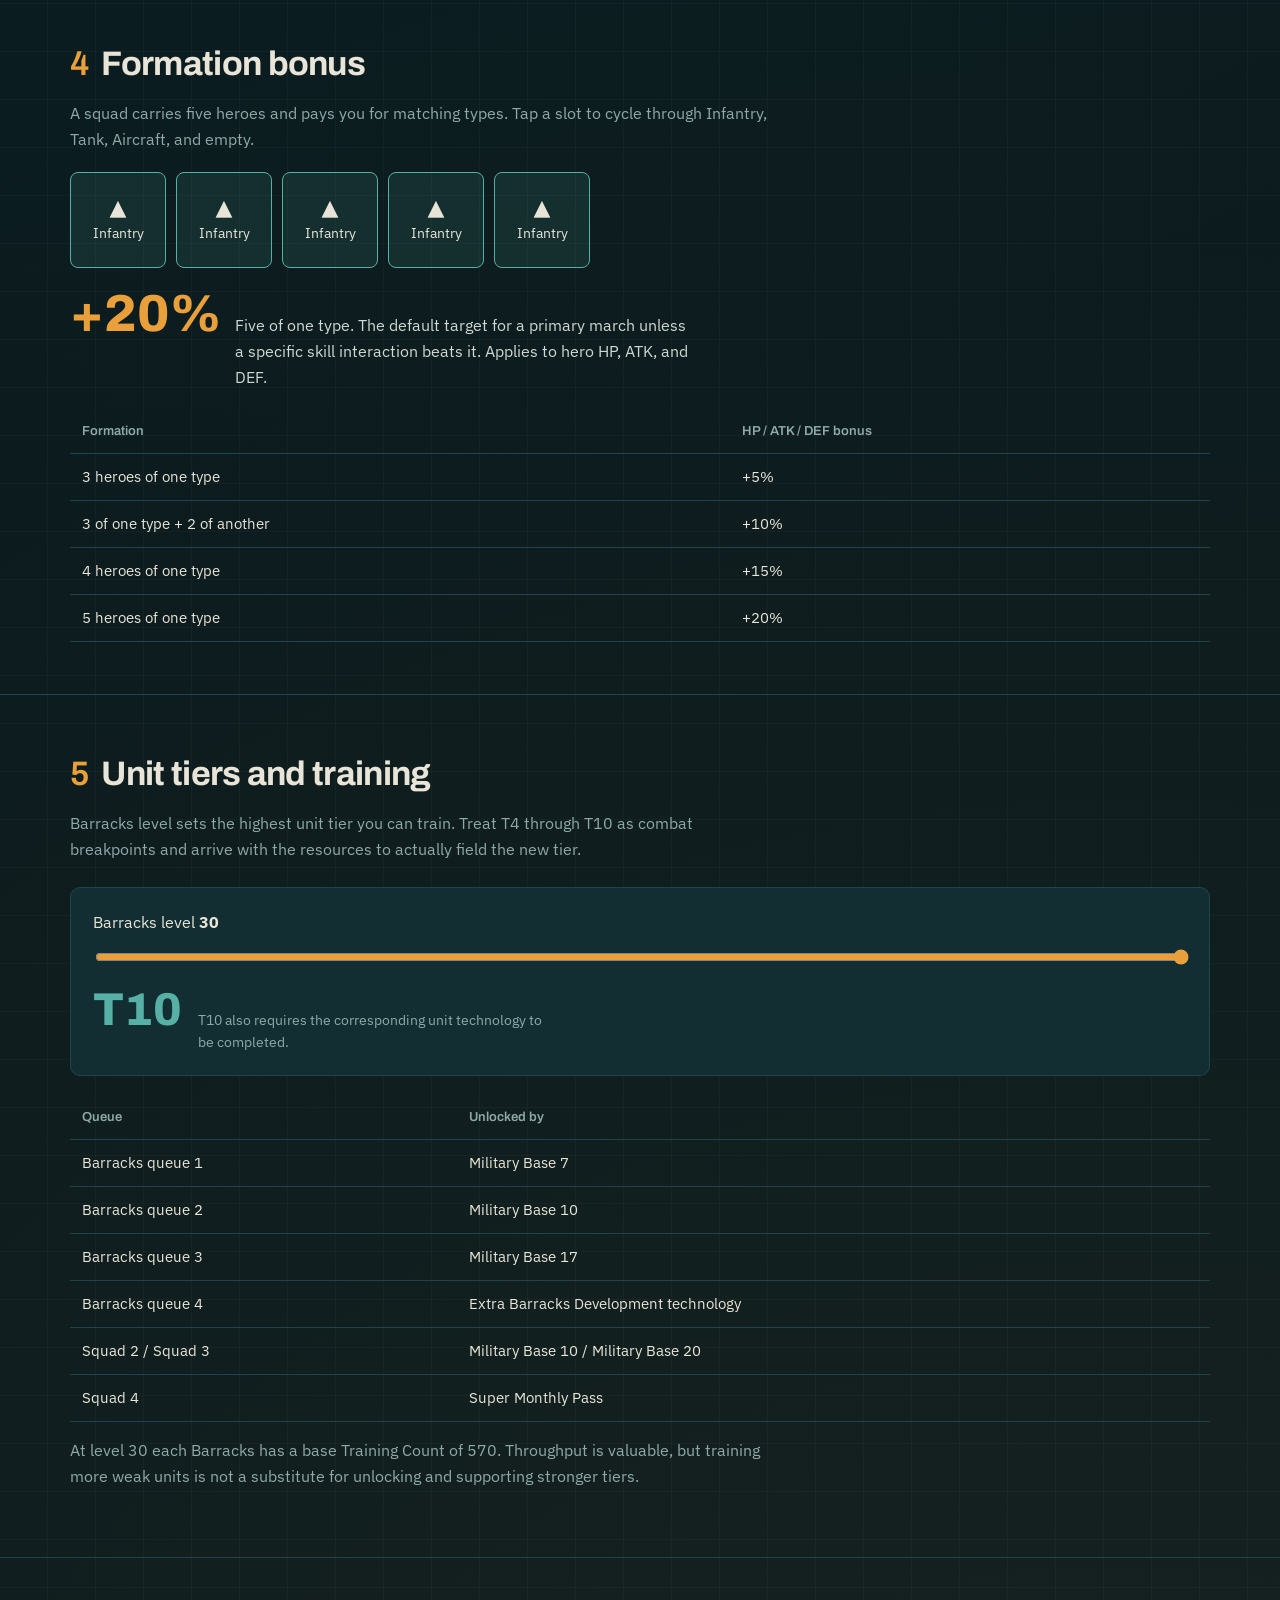
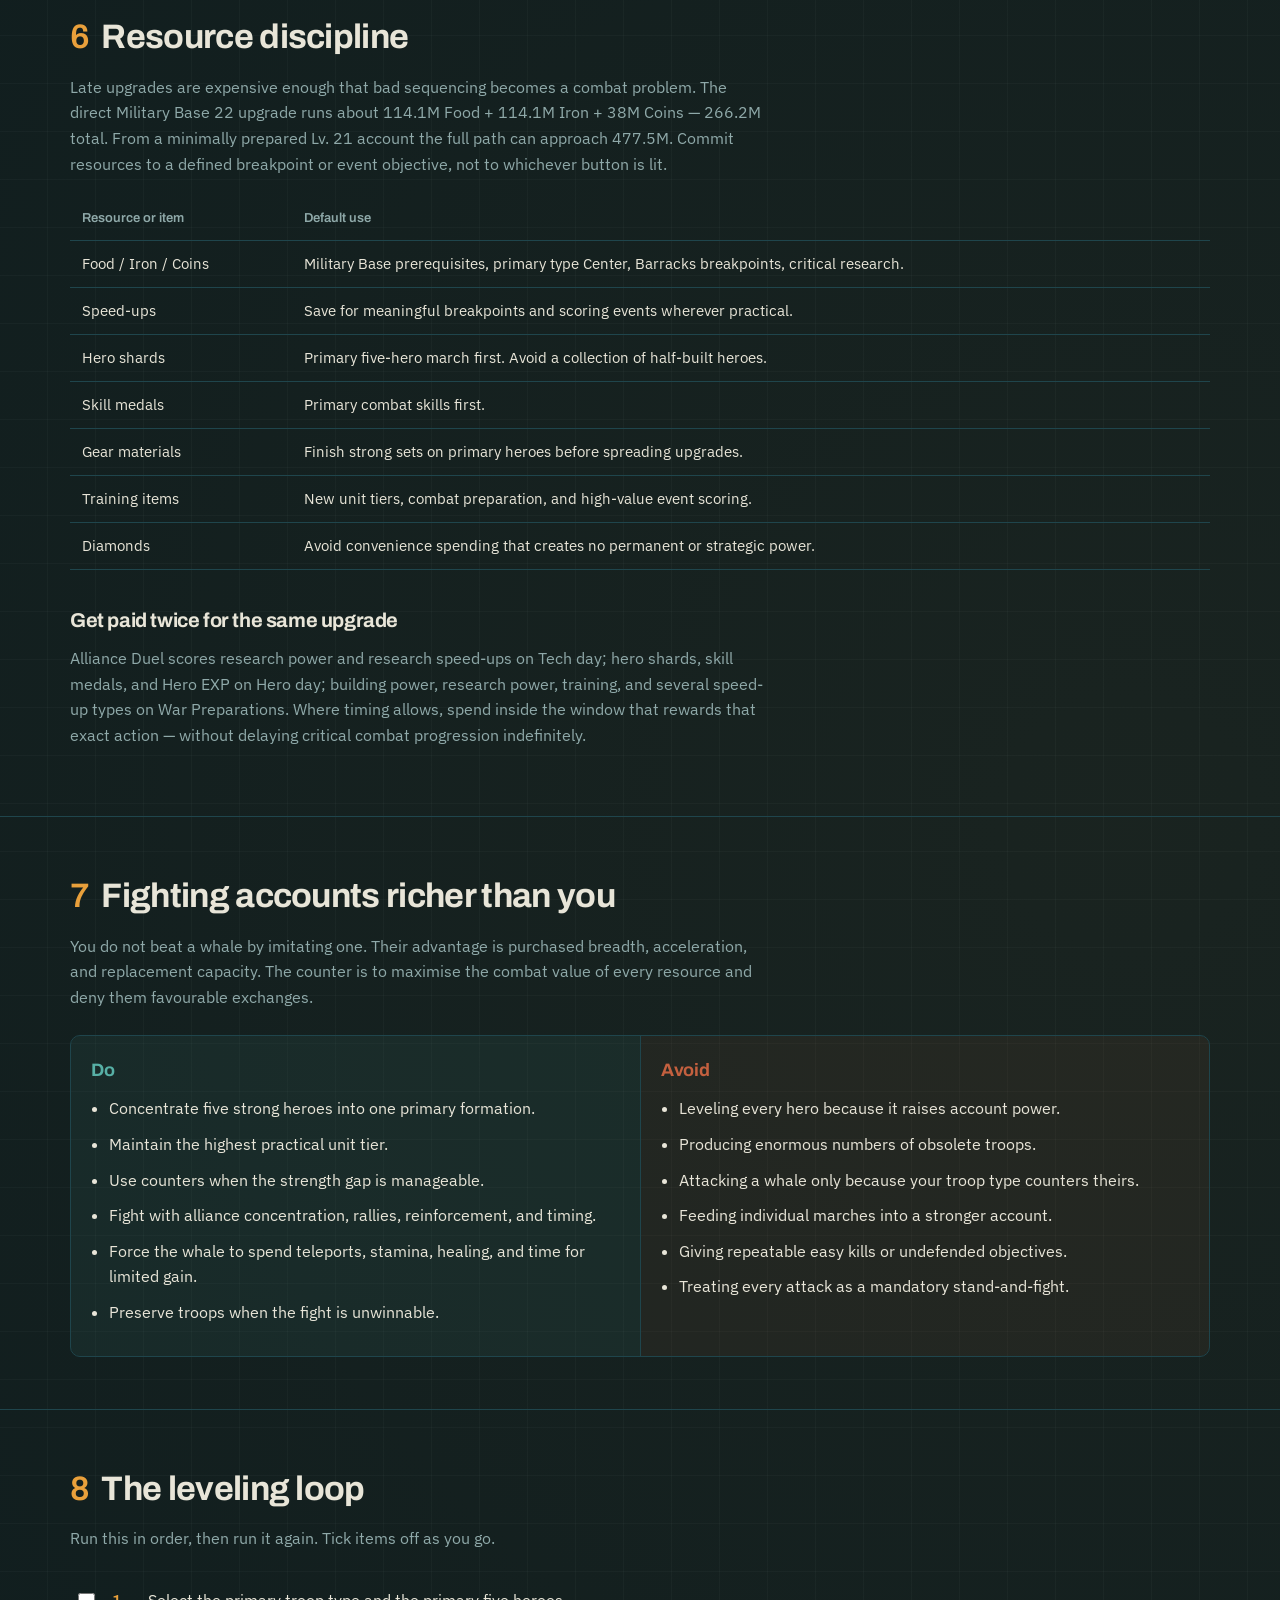
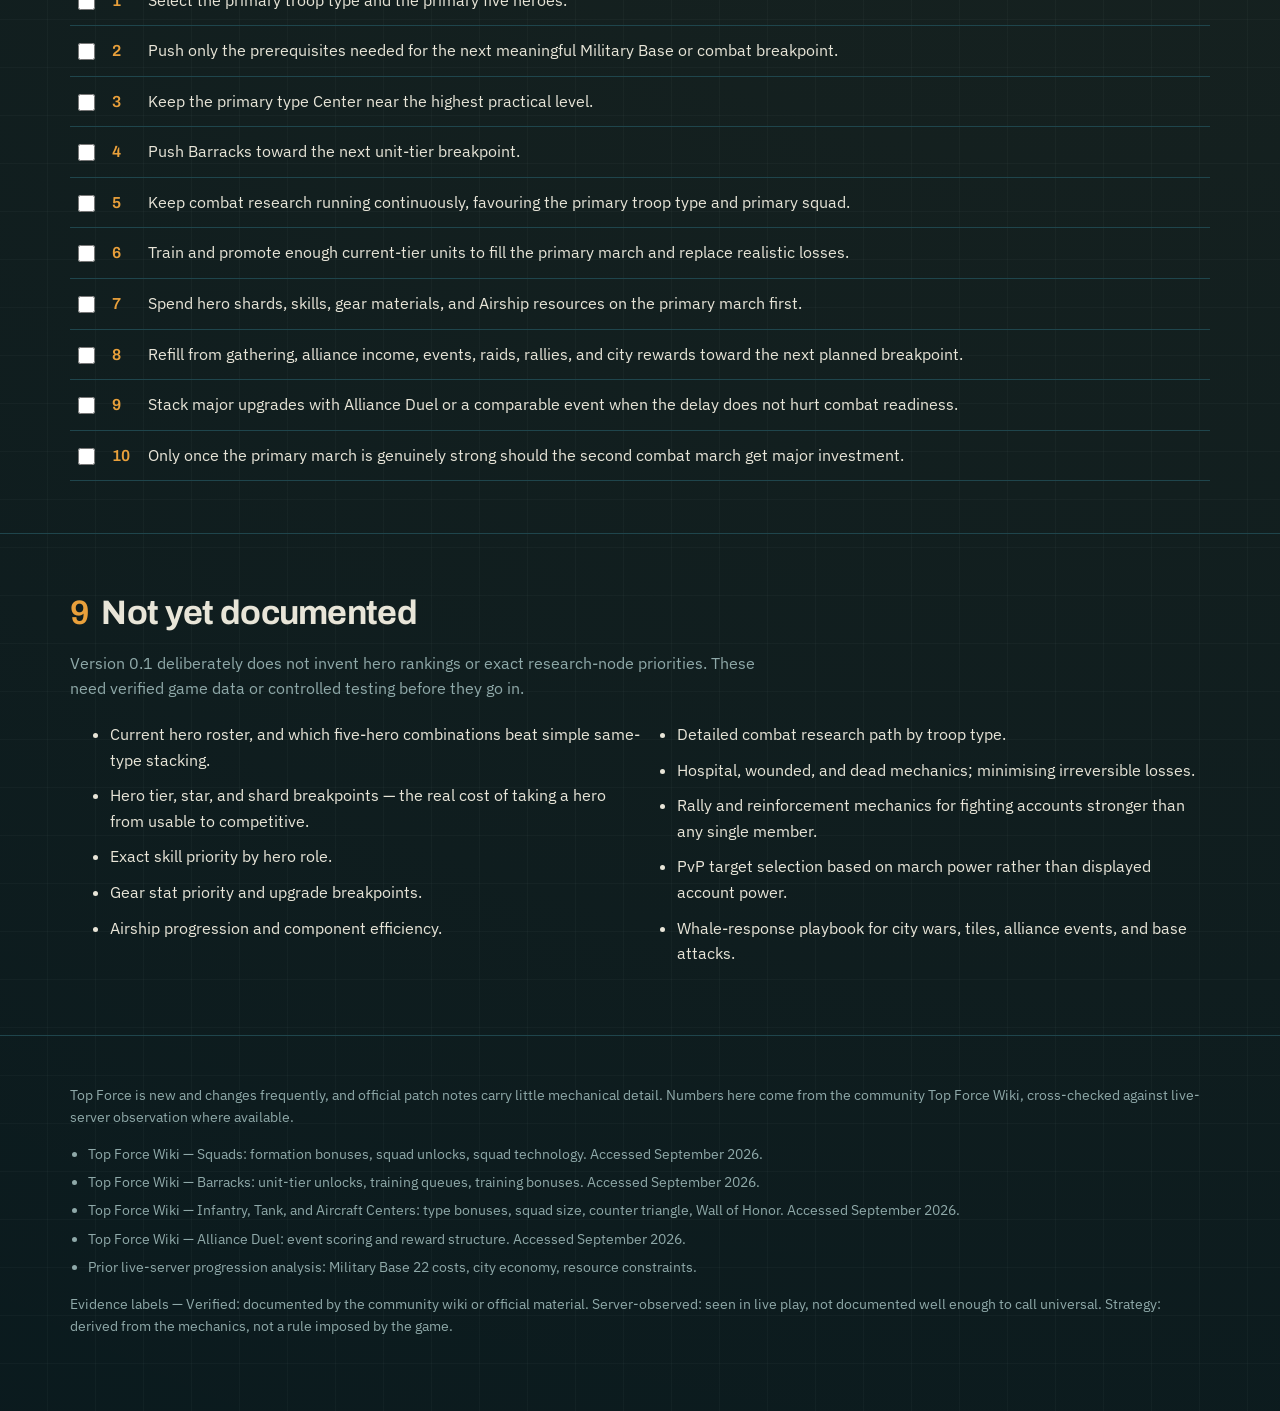
<file: top-force-guide.html>
<!doctype html>
<!--
Editor: Visual Studio Code
Script Name: top-force-guide.html
Author: Paul Hanlon
Date: 2026-09-06
Description:
  Single-file interactive web version of the Top Force Leveling & Combat Power
  Guide (v0.1). Contains a clickable two-lane progression map (Military Base /
  Barracks), a formation bonus calculator, a troop counter-triangle selector,
  a barracks tier lookup, and the full priority, resource, and doctrine content.
  No external dependencies except Google Fonts. All state is in-memory.
-->
<html lang="en">
<head>
<meta charset="utf-8">
<meta name="viewport" content="width=device-width, initial-scale=1">
<title>Top Force — Leveling &amp; Combat Power Map</title>
<link rel="preconnect" href="https://fonts.googleapis.com">
<link rel="preconnect" href="https://fonts.gstatic.com" crossorigin>
<link href="https://fonts.googleapis.com/css2?family=Archivo:wght@500;600;800&family=IBM+Plex+Sans:wght@400;500;600&display=swap" rel="stylesheet">
<style>
:root{
  --void:#0A1A1E;
  --deep:#0E2328;
  --panel:#132E33;
  --line:#1F454C;
  --parch:#E8E5D8;
  --muted:#8FA9A9;
  --amber:#E9A03B;
  --teal:#57B0A6;
  --rust:#C4603F;
  --maxw:1180px;
}
*{box-sizing:border-box}
html{scroll-behavior:smooth}
@media (prefers-reduced-motion:reduce){html{scroll-behavior:auto}*{animation:none!important;transition:none!important}}
body{
  margin:0;background:var(--void);color:var(--parch);
  font-family:"IBM Plex Sans",system-ui,sans-serif;font-size:16px;line-height:1.6;
  background-image:
    radial-gradient(circle at 12% 8%, rgba(87,176,166,.10), transparent 42%),
    radial-gradient(circle at 88% 72%, rgba(233,160,59,.07), transparent 45%),
    repeating-linear-gradient(0deg,transparent 0 47px,rgba(143,169,169,.045) 47px 48px),
    repeating-linear-gradient(90deg,transparent 0 47px,rgba(143,169,169,.045) 47px 48px);
}
h1,h2,h3,h4{font-family:Archivo,system-ui,sans-serif;letter-spacing:-.02em;margin:0}
a{color:var(--teal)}
.wrap{max-width:var(--maxw);margin:0 auto;padding:0 20px}

/* ---- masthead ---- */
header.top{border-bottom:1px solid var(--line);background:rgba(10,26,30,.86);backdrop-filter:blur(6px);position:sticky;top:0;z-index:40}
.top .wrap{display:flex;align-items:center;gap:18px;height:58px}
.brand{font-family:Archivo;font-weight:800;font-size:17px;white-space:nowrap}
.brand span{color:var(--amber)}
nav.jump{display:flex;gap:16px;overflow-x:auto;scrollbar-width:none}
nav.jump::-webkit-scrollbar{display:none}
nav.jump a{color:var(--muted);text-decoration:none;font-size:14px;white-space:nowrap;padding:4px 0;border-bottom:2px solid transparent}
nav.jump a:hover,nav.jump a:focus-visible{color:var(--parch);border-bottom-color:var(--amber)}

/* ---- hero ---- */
.hero{padding:64px 0 34px}
.hero h1{font-size:clamp(38px,6.4vw,74px);font-weight:800;line-height:.95}
.hero .sub{max-width:60ch;margin-top:18px;font-size:18px;color:#CFD8D2}
.hero .meta{margin-top:22px;color:var(--muted);font-size:14px}
.thesis{margin-top:26px;border-left:3px solid var(--amber);padding:6px 0 6px 18px;max-width:64ch;font-size:17px}

/* ---- generic section ---- */
section{padding:52px 0;border-top:1px solid var(--line)}
section h2{font-size:clamp(24px,3.2vw,34px);font-weight:700}
section h2 .num{color:var(--amber);font-weight:600;margin-right:12px}
.lede{color:var(--muted);max-width:70ch;margin-top:10px}
.grid2{display:grid;gap:26px;grid-template-columns:1fr 1fr}
@media(max-width:820px){.grid2{grid-template-columns:1fr}}

/* ---- map ---- */
.mapwrap{display:grid;grid-template-columns:1.05fr .95fr;gap:34px;margin-top:28px;align-items:start}
@media(max-width:900px){.mapwrap{grid-template-columns:1fr}}
.lanes{display:grid;grid-template-columns:1fr 1fr;gap:0 16px;position:relative}
.lanehead{font-family:Archivo;font-weight:600;font-size:13px;color:var(--muted);padding-bottom:10px;border-bottom:1px solid var(--line);margin-bottom:14px}
.lane{position:relative;padding:0 0 0 26px}
.lane::before{content:"";position:absolute;left:9px;top:6px;bottom:6px;width:2px;background:linear-gradient(var(--line),var(--line))}
.node{display:block;width:100%;text-align:left;position:relative;background:none;border:0;color:inherit;
  font:inherit;padding:9px 10px 9px 4px;margin:0 0 8px;cursor:pointer;border-radius:6px;min-height:62px}
.node:hover{background:rgba(87,176,166,.08)}
.node:focus-visible{outline:2px solid var(--amber);outline-offset:2px}
.node .dot{position:absolute;left:-24px;top:15px;width:13px;height:13px;border-radius:50%;
  background:var(--void);border:2px solid var(--line)}
.node .lv{font-family:Archivo;font-weight:600;font-size:15px;display:block}
.node .cap{font-size:12.5px;color:var(--muted);display:block;line-height:1.35}
.node.reached .dot{background:var(--teal);border-color:var(--teal)}
.node.active{background:rgba(233,160,59,.11)}
.node.active .dot{border-color:var(--amber);box-shadow:0 0 0 4px rgba(233,160,59,.16)}
.node.spacer{visibility:hidden;pointer-events:none}

.detail{position:sticky;top:76px;background:var(--panel);border:1px solid var(--line);border-radius:10px;padding:22px}
.detail h3{font-size:24px;font-weight:700}
.tag{display:inline-block;font-size:11.5px;letter-spacing:.04em;padding:2px 8px;border-radius:3px;
  border:1px solid var(--line);color:var(--muted);margin-bottom:12px}
.tag.verified{color:var(--teal);border-color:rgba(87,176,166,.5)}
.tag.observed{color:var(--amber);border-color:rgba(233,160,59,.5)}
.tag.strategy{color:#CFA6E0;border-color:rgba(207,166,224,.45)}
.detail ul{margin:12px 0 0;padding-left:18px}
.detail li{margin-bottom:6px}
.detail .why{margin-top:16px;padding-top:14px;border-top:1px solid var(--line);color:#CFD8D2}
.detail .why b{color:var(--amber);font-weight:600}
.mark{margin-top:18px;display:flex;align-items:center;gap:10px;flex-wrap:wrap}
button.btn{font:inherit;font-size:14px;background:transparent;color:var(--parch);border:1px solid var(--line);
  border-radius:6px;padding:8px 14px;cursor:pointer}
button.btn:hover{border-color:var(--teal);color:var(--teal)}
button.btn:focus-visible{outline:2px solid var(--amber);outline-offset:2px}
button.btn.on{background:rgba(87,176,166,.14);border-color:var(--teal);color:var(--teal)}
.progress{margin-top:22px}
.bar{height:6px;background:var(--deep);border-radius:3px;overflow:hidden;border:1px solid var(--line)}
.bar i{display:block;height:100%;background:var(--teal);width:0}
.progress p{margin:8px 0 0;font-size:13px;color:var(--muted)}

/* ---- priority stack ---- */
.stack{margin-top:24px;border-top:1px solid var(--line)}
.stack details{border-bottom:1px solid var(--line)}
.stack summary{display:flex;gap:16px;align-items:baseline;padding:14px 4px;cursor:pointer;list-style:none}
.stack summary::-webkit-details-marker{display:none}
.stack summary:focus-visible{outline:2px solid var(--amber);outline-offset:-2px}
.stack .rank{font-family:Archivo;font-weight:800;font-size:22px;color:var(--amber);min-width:34px}
.stack .name{font-family:Archivo;font-weight:600;font-size:17px}
.stack p{margin:0 0 16px 50px;color:#CFD8D2;max-width:66ch}

/* ---- triangle ---- */
.triwrap{display:grid;grid-template-columns:1fr 1fr;gap:30px;align-items:center;margin-top:26px}
@media(max-width:820px){.triwrap{grid-template-columns:1fr}}
svg.tri{width:100%;max-width:420px;height:auto;display:block;margin:0 auto}
svg.tri .tnode{cursor:pointer}
svg.tri text{font-family:Archivo;font-weight:600;fill:var(--parch);font-size:15px}
svg.tri .ring{fill:var(--deep);stroke:var(--line);stroke-width:2}
svg.tri .tnode.sel .ring{stroke:var(--amber);fill:rgba(233,160,59,.16)}
svg.tri .tnode.beats .ring{stroke:var(--teal)}
svg.tri .tnode.loses .ring{stroke:var(--rust)}
svg.tri .arrow{stroke:var(--line);stroke-width:2;fill:none}
svg.tri .arrow.lit{stroke:var(--teal)}
.triinfo{background:var(--panel);border:1px solid var(--line);border-radius:10px;padding:20px}
.triinfo h3{font-size:22px}
.triinfo dl{margin:14px 0 0;display:grid;grid-template-columns:auto 1fr;gap:8px 16px;font-size:15px}
.triinfo dt{color:var(--muted)}
.triinfo dd{margin:0}

/* ---- formation ---- */
.slots{display:flex;gap:10px;flex-wrap:wrap;margin-top:20px}
.slot{width:96px;height:96px;border:1px dashed var(--line);border-radius:8px;background:var(--deep);
  color:var(--muted);font:inherit;font-size:14px;cursor:pointer;display:flex;flex-direction:column;
  align-items:center;justify-content:center;gap:4px}
.slot:focus-visible{outline:2px solid var(--amber);outline-offset:2px}
.slot.f{border-style:solid;color:var(--parch)}
.slot.inf{border-color:var(--teal);background:rgba(87,176,166,.12)}
.slot.tank{border-color:var(--amber);background:rgba(233,160,59,.12)}
.slot.air{border-color:#9C8AD6;background:rgba(156,138,214,.14)}
.slot .ico{font-size:22px;line-height:1}
.readout{margin-top:20px;display:flex;align-items:baseline;gap:14px;flex-wrap:wrap}
.readout .big{font-family:Archivo;font-weight:800;font-size:52px;color:var(--amber);line-height:1}
.readout .txt{color:#CFD8D2;max-width:46ch}

/* ---- tables ---- */
table{width:100%;border-collapse:collapse;margin-top:20px;font-size:15px}
th,td{text-align:left;padding:11px 12px;border-bottom:1px solid var(--line);vertical-align:top}
th{font-family:Archivo;font-weight:600;font-size:13px;color:var(--muted)}
tbody tr:hover{background:rgba(255,255,255,.02)}

/* ---- tier slider ---- */
.tier{margin-top:24px;background:var(--panel);border:1px solid var(--line);border-radius:10px;padding:22px}
.tier input[type=range]{width:100%;accent-color:var(--amber);margin-top:14px}
.tierout{display:flex;align-items:baseline;gap:16px;flex-wrap:wrap}
.tierout .t{font-family:Archivo;font-weight:800;font-size:46px;color:var(--teal);line-height:1}
.tierout .note{color:var(--muted);font-size:14px;max-width:44ch}

/* ---- do/avoid ---- */
.doavoid{display:grid;grid-template-columns:1fr 1fr;gap:0;margin-top:24px;border:1px solid var(--line);border-radius:10px;overflow:hidden}
@media(max-width:760px){.doavoid{grid-template-columns:1fr}}
.col{padding:20px}
.col.do{background:rgba(87,176,166,.07)}
.col.avoid{background:rgba(196,96,63,.07);border-left:1px solid var(--line)}
@media(max-width:760px){.col.avoid{border-left:0;border-top:1px solid var(--line)}}
.col h3{font-size:18px;margin-bottom:12px}
.col.do h3{color:var(--teal)}
.col.avoid h3{color:var(--rust)}
.col ul{margin:0;padding-left:18px}
.col li{margin-bottom:10px}

/* ---- loop checklist ---- */
.loop{margin-top:24px;counter-reset:step}
.loop label{display:flex;gap:14px;align-items:flex-start;padding:12px 4px;border-bottom:1px solid var(--line);cursor:pointer}
.loop input{margin-top:5px;width:17px;height:17px;accent-color:var(--teal);flex:none}
.loop .n{font-family:Archivo;font-weight:600;color:var(--amber);min-width:22px}
.loop input:checked ~ .t{color:var(--muted);text-decoration:line-through}
.loop .t{flex:1}

/* ---- gaps + sources ---- */
.gaps{columns:2;column-gap:34px;margin-top:20px}
@media(max-width:760px){.gaps{columns:1}}
.gaps li{margin-bottom:10px;break-inside:avoid}
footer{border-top:1px solid var(--line);padding:34px 0 60px;color:var(--muted);font-size:14px}
footer ul{padding-left:18px}
footer li{margin-bottom:6px}
</style>
</head>
<body>

<header class="top">
  <div class="wrap">
    <div class="brand">TOP <span>FORCE</span></div>
    <nav class="jump" aria-label="Sections">
      <a href="#map">Map</a><a href="#stack">Priority</a><a href="#counters">Counters</a>
      <a href="#formation">Formation</a><a href="#tiers">Tiers</a><a href="#resources">Resources</a>
      <a href="#doctrine">Doctrine</a><a href="#loop">Loop</a><a href="#gaps">Gaps</a>
    </nav>
  </div>
</header>

<div class="wrap hero">
  <h1>Leveling &amp;<br>combat power</h1>
  <p class="sub">Displayed power is not fighting strength. This is a route for building marches that actually survive and kill, for players who cannot buy breadth.</p>
  <p class="thesis">Build one genuinely dangerous primary march before trying to make every troop type, hero, building, and squad equally strong.</p>
  <p class="meta">Version 0.1 · September 2026 · Community wiki data cross-checked against live-server observation</p>
</div>

<section id="map">
  <div class="wrap">
    <h2><span class="num">1</span>Progression map</h2>
    <p class="lede">Two lanes run in parallel: Military Base unlocks systems, Barracks unlocks the units those systems carry. Pick a node to see what it opens and what to do while you are there. Mark the ones you have cleared to see where you actually are.</p>

    <div class="mapwrap">
      <div>
        <div class="lanes">
          <div>
            <div class="lanehead">Military Base</div>
            <div class="lane" id="laneMB"></div>
          </div>
          <div>
            <div class="lanehead">Barracks</div>
            <div class="lane" id="laneBK"></div>
          </div>
        </div>
      </div>

      <div class="detail" id="detail" aria-live="polite">
        <span class="tag" id="dTag">Verified</span>
        <h3 id="dTitle">Military Base 7</h3>
        <p id="dSummary"></p>
        <ul id="dList"></ul>
        <div class="why"><b>What to do here.</b> <span id="dWhy"></span></div>
        <div class="mark">
          <button class="btn" id="dMark" type="button">Mark as reached</button>
        </div>
        <div class="progress">
          <div class="bar"><i id="pBar"></i></div>
          <p id="pTxt">0 of 13 checkpoints reached</p>
        </div>
      </div>
    </div>
  </div>
</section>

<section id="stack">
  <div class="wrap">
    <h2><span class="num">2</span>Where the next upgrade goes</h2>
    <p class="lede">Use this order unless an event or a hard prerequisite forces a temporary deviation. Open any line for the reasoning.</p>
    <div class="stack" id="stackList"></div>
  </div>
</section>

<section id="counters">
  <div class="wrap">
    <h2><span class="num">3</span>The counter triangle</h2>
    <p class="lede">Three-way counters make troop type strategically important, but they do not justify splitting early resources across all three. Pick a type to see its matchups and its Center unlock.</p>
    <div class="triwrap">
      <svg class="tri" viewBox="0 0 400 340" role="group" aria-label="Troop type counter triangle">
        <path class="arrow" id="aInf" d="M200 92 L318 232" marker-end="url(#h)"/>
        <path class="arrow" id="aAir" d="M300 250 L110 250" marker-end="url(#h)"/>
        <path class="arrow" id="aTank" d="M82 232 L182 92" marker-end="url(#h)"/>
        <defs>
          <marker id="h" markerWidth="9" markerHeight="9" refX="7" refY="4.5" orient="auto">
            <path d="M0 0 L9 4.5 L0 9 z" fill="#1F454C"/></marker>
          <marker id="hl" markerWidth="9" markerHeight="9" refX="7" refY="4.5" orient="auto">
            <path d="M0 0 L9 4.5 L0 9 z" fill="#57B0A6"/></marker>
        </defs>
        <g class="tnode" id="nInf" data-type="inf" tabindex="0" role="button" aria-label="Infantry">
          <circle class="ring" cx="200" cy="62" r="46"/><text x="200" y="68" text-anchor="middle">Infantry</text>
        </g>
        <g class="tnode" id="nTank" data-type="tank" tabindex="0" role="button" aria-label="Tank">
          <circle class="ring" cx="62" cy="272" r="46"/><text x="62" y="278" text-anchor="middle">Tank</text>
        </g>
        <g class="tnode" id="nAir" data-type="air" tabindex="0" role="button" aria-label="Aircraft">
          <circle class="ring" cx="338" cy="272" r="46"/><text x="338" y="278" text-anchor="middle">Aircraft</text>
        </g>
      </svg>
      <div class="triinfo">
        <h3 id="tName">Infantry</h3>
        <dl>
          <dt>Beats</dt><dd id="tBeat"></dd>
          <dt>Loses to</dt><dd id="tLose"></dd>
          <dt>Center unlock</dt><dd id="tUnlock"></dd>
          <dt>Center at 30</dt><dd id="tCap"></dd>
        </dl>
        <p style="margin-top:16px;color:#CFD8D2">Choose the type where you have the strongest hero core and the best realistic access to shards, skills, and gear — then push it hard. A highly developed primary march is worth more than three underdeveloped counters.</p>
      </div>
    </div>
  </div>
</section>

<section id="formation">
  <div class="wrap">
    <h2><span class="num">4</span>Formation bonus</h2>
    <p class="lede">A squad carries five heroes and pays you for matching types. Tap a slot to cycle through Infantry, Tank, Aircraft, and empty.</p>
    <div class="slots" id="slots"></div>
    <div class="readout">
      <div class="big" id="fBonus">+20%</div>
      <div class="txt" id="fText"></div>
    </div>
    <table>
      <thead><tr><th>Formation</th><th>HP / ATK / DEF bonus</th></tr></thead>
      <tbody>
        <tr><td>3 heroes of one type</td><td>+5%</td></tr>
        <tr><td>3 of one type + 2 of another</td><td>+10%</td></tr>
        <tr><td>4 heroes of one type</td><td>+15%</td></tr>
        <tr><td>5 heroes of one type</td><td>+20%</td></tr>
      </tbody>
    </table>
  </div>
</section>

<section id="tiers">
  <div class="wrap">
    <h2><span class="num">5</span>Unit tiers and training</h2>
    <p class="lede">Barracks level sets the highest unit tier you can train. Treat T4 through T10 as combat breakpoints and arrive with the resources to actually field the new tier.</p>
    <div class="tier">
      <label for="bkRange">Barracks level <b id="bkVal">30</b></label>
      <input type="range" id="bkRange" min="1" max="30" value="30" aria-describedby="bkNote">
      <div class="tierout" style="margin-top:14px">
        <div class="t" id="bkTier">T10</div>
        <div class="note" id="bkNote"></div>
      </div>
    </div>
    <table>
      <thead><tr><th>Queue</th><th>Unlocked by</th></tr></thead>
      <tbody>
        <tr><td>Barracks queue 1</td><td>Military Base 7</td></tr>
        <tr><td>Barracks queue 2</td><td>Military Base 10</td></tr>
        <tr><td>Barracks queue 3</td><td>Military Base 17</td></tr>
        <tr><td>Barracks queue 4</td><td>Extra Barracks Development technology</td></tr>
        <tr><td>Squad 2 / Squad 3</td><td>Military Base 10 / Military Base 20</td></tr>
        <tr><td>Squad 4</td><td>Super Monthly Pass</td></tr>
      </tbody>
    </table>
    <p class="lede" style="margin-top:16px">At level 30 each Barracks has a base Training Count of 570. Throughput is valuable, but training more weak units is not a substitute for unlocking and supporting stronger tiers.</p>
  </div>
</section>

<section id="resources">
  <div class="wrap">
    <h2><span class="num">6</span>Resource discipline</h2>
    <p class="lede">Late upgrades are expensive enough that bad sequencing becomes a combat problem. The direct Military Base 22 upgrade runs about 114.1M Food + 114.1M Iron + 38M Coins — 266.2M total. From a minimally prepared Lv. 21 account the full path can approach 477.5M. Commit resources to a defined breakpoint or event objective, not to whichever button is lit.</p>
    <table>
      <thead><tr><th>Resource or item</th><th>Default use</th></tr></thead>
      <tbody>
        <tr><td>Food / Iron / Coins</td><td>Military Base prerequisites, primary type Center, Barracks breakpoints, critical research.</td></tr>
        <tr><td>Speed-ups</td><td>Save for meaningful breakpoints and scoring events wherever practical.</td></tr>
        <tr><td>Hero shards</td><td>Primary five-hero march first. Avoid a collection of half-built heroes.</td></tr>
        <tr><td>Skill medals</td><td>Primary combat skills first.</td></tr>
        <tr><td>Gear materials</td><td>Finish strong sets on primary heroes before spreading upgrades.</td></tr>
        <tr><td>Training items</td><td>New unit tiers, combat preparation, and high-value event scoring.</td></tr>
        <tr><td>Diamonds</td><td>Avoid convenience spending that creates no permanent or strategic power.</td></tr>
      </tbody>
    </table>
    <h3 style="margin-top:34px;font-size:20px">Get paid twice for the same upgrade</h3>
    <p class="lede">Alliance Duel scores research power and research speed-ups on Tech day; hero shards, skill medals, and Hero EXP on Hero day; building power, research power, training, and several speed-up types on War Preparations. Where timing allows, spend inside the window that rewards that exact action — without delaying critical combat progression indefinitely.</p>
  </div>
</section>

<section id="doctrine">
  <div class="wrap">
    <h2><span class="num">7</span>Fighting accounts richer than you</h2>
    <p class="lede">You do not beat a whale by imitating one. Their advantage is purchased breadth, acceleration, and replacement capacity. The counter is to maximise the combat value of every resource and deny them favourable exchanges.</p>
    <div class="doavoid">
      <div class="col do">
        <h3>Do</h3>
        <ul>
          <li>Concentrate five strong heroes into one primary formation.</li>
          <li>Maintain the highest practical unit tier.</li>
          <li>Use counters when the strength gap is manageable.</li>
          <li>Fight with alliance concentration, rallies, reinforcement, and timing.</li>
          <li>Force the whale to spend teleports, stamina, healing, and time for limited gain.</li>
          <li>Preserve troops when the fight is unwinnable.</li>
        </ul>
      </div>
      <div class="col avoid">
        <h3>Avoid</h3>
        <ul>
          <li>Leveling every hero because it raises account power.</li>
          <li>Producing enormous numbers of obsolete troops.</li>
          <li>Attacking a whale only because your troop type counters theirs.</li>
          <li>Feeding individual marches into a stronger account.</li>
          <li>Giving repeatable easy kills or undefended objectives.</li>
          <li>Treating every attack as a mandatory stand-and-fight.</li>
        </ul>
      </div>
    </div>
  </div>
</section>

<section id="loop">
  <div class="wrap">
    <h2><span class="num">8</span>The leveling loop</h2>
    <p class="lede">Run this in order, then run it again. Tick items off as you go.</p>
    <div class="loop" id="loopList"></div>
  </div>
</section>

<section id="gaps">
  <div class="wrap">
    <h2><span class="num">9</span>Not yet documented</h2>
    <p class="lede">Version 0.1 deliberately does not invent hero rankings or exact research-node priorities. These need verified game data or controlled testing before they go in.</p>
    <ul class="gaps">
      <li>Current hero roster, and which five-hero combinations beat simple same-type stacking.</li>
      <li>Hero tier, star, and shard breakpoints — the real cost of taking a hero from usable to competitive.</li>
      <li>Exact skill priority by hero role.</li>
      <li>Gear stat priority and upgrade breakpoints.</li>
      <li>Airship progression and component efficiency.</li>
      <li>Detailed combat research path by troop type.</li>
      <li>Hospital, wounded, and dead mechanics; minimising irreversible losses.</li>
      <li>Rally and reinforcement mechanics for fighting accounts stronger than any single member.</li>
      <li>PvP target selection based on march power rather than displayed account power.</li>
      <li>Whale-response playbook for city wars, tiles, alliance events, and base attacks.</li>
    </ul>
  </div>
</section>

<footer>
  <div class="wrap">
    <p>Top Force is new and changes frequently, and official patch notes carry little mechanical detail. Numbers here come from the community Top Force Wiki, cross-checked against live-server observation where available.</p>
    <ul>
      <li>Top Force Wiki — Squads: formation bonuses, squad unlocks, squad technology. Accessed September 2026.</li>
      <li>Top Force Wiki — Barracks: unit-tier unlocks, training queues, training bonuses. Accessed September 2026.</li>
      <li>Top Force Wiki — Infantry, Tank, and Aircraft Centers: type bonuses, squad size, counter triangle, Wall of Honor. Accessed September 2026.</li>
      <li>Top Force Wiki — Alliance Duel: event scoring and reward structure. Accessed September 2026.</li>
      <li>Prior live-server progression analysis: Military Base 22 costs, city economy, resource constraints.</li>
    </ul>
    <p>Evidence labels — Verified: documented by the community wiki or official material. Server-observed: seen in live play, not documented well enough to call universal. Strategy: derived from the mechanics, not a rule imposed by the game.</p>
  </div>
</footer>

<script>
/* ---------------- progression map ---------------- */
const NODES = [
  {id:'mb7', lane:'mb', row:1, lv:'Military Base 7', cap:'First Barracks queue',
   tag:'Verified', sum:'The Barracks opens and unit development becomes a real decision instead of a default.',
   list:['Barracks unlocked','Barracks training queue 1'],
   why:'Start building deliberately. Decide nothing about hero breadth yet — just get units moving.'},
  {id:'bk1', lane:'bk', row:1, lv:'Barracks 1', cap:'T1 units', tag:'Verified',
   sum:'Baseline training. Nothing here is a keeper.', list:['Highest unit tier: T1'],
   why:'Move through it. Do not stockpile T1.'},
  {id:'bk3', lane:'bk', row:2, lv:'Barracks 3', cap:'T2 units', tag:'Verified',
   sum:'Early tier step.', list:['Highest unit tier: T2'], why:'Keep the queue running; spend nothing scarce here.'},
  {id:'bk6', lane:'bk', row:3, lv:'Barracks 6', cap:'T3 units', tag:'Verified',
   sum:'Last of the disposable tiers.', list:['Highest unit tier: T3'],
   why:'Train enough to hold tiles and farm, no more. T4 is the first tier worth a stockpile.'},
  {id:'mb10', lane:'mb', row:4, lv:'Military Base 10', cap:'Second Barracks + second Squad', tag:'Verified',
   sum:'The first checkpoint that produces a real fighting march.',
   list:['Barracks training queue 2','Squad 2 unlocked'],
   why:'Establish your primary march here: one squad, five heroes, one troop type. The second squad exists — that does not mean it gets resources yet.'},
  {id:'bk10', lane:'bk', row:4, lv:'Barracks 10', cap:'T4 units — first real breakpoint', tag:'Verified',
   sum:'T4 is the first tier worth converting into field strength.', list:['Highest unit tier: T4'],
   why:'Arrive with resources and training capacity banked. An unlocked tier you cannot field in volume is not a power gain.'},
  {id:'mb11', lane:'mb', row:5, lv:'Military Base 11', cap:'Infantry Center', tag:'Verified',
   sum:'Infantry Center becomes available — a direct combat building.',
   list:['Infantry Center unlocked','Every level adds HP, ATK, DEF, and squad size to Infantry heroes'],
   why:'If Infantry is your primary type, this Center becomes one of the highest-value investments on the account. If it is not, leave it low.'},
  {id:'mb14', lane:'mb', row:6, lv:'Military Base 14', cap:'Tank Center', tag:'Verified',
   sum:'Tank Center becomes available.',
   list:['Tank Center unlocked','Every level adds HP, ATK, DEF, and squad size to Tank heroes'],
   why:'Same rule: build the Center for your committed type, not all three.'},
  {id:'bk14', lane:'bk', row:6, lv:'Barracks 14', cap:'T5 units', tag:'Verified',
   sum:'Second combat breakpoint.', list:['Highest unit tier: T5'],
   why:'Push here once T4 losses are being replaced comfortably.'},
  {id:'mb15', lane:'mb', row:7, lv:'Military Base 15', cap:'Aircraft Center', tag:'Verified',
   sum:'Aircraft Center becomes available.',
   list:['Aircraft Center unlocked','Every level adds HP, ATK, DEF, and squad size to Aircraft heroes'],
   why:'All three Centers now exist. Committing to one is the point of the whole guide.'},
  {id:'mb17', lane:'mb', row:8, lv:'Military Base 17', cap:'Third Barracks queue', tag:'Verified',
   sum:'Training throughput rises.', list:['Barracks training queue 3'],
   why:'More throughput is only useful pointed at the highest tier you can field. Do not use it to mass-produce an obsolete tier.'},
  {id:'bk17', lane:'bk', row:8, lv:'Barracks 17', cap:'T6 units', tag:'Verified',
   sum:'Third combat breakpoint.', list:['Highest unit tier: T6'], why:'Stockpile before the unlock so the tier goes live the day it opens.'},
  {id:'mb20', lane:'mb', row:9, lv:'Military Base 20', cap:'Third Squad + Wall of Honor access', tag:'Verified',
   sum:'Squad 3 opens, and Lv. 20 type-Centers feed Wall of Honor requirements.',
   list:['Squad 3 unlocked','Type Center Lv. 20 supports Wall of Honor requirements'],
   why:'Still one primary march. Squad-specific combat tech goes to the squad you actually fight with, not evenly across the tabs.'},
  {id:'bk20', lane:'bk', row:9, lv:'Barracks 20', cap:'T7 units', tag:'Verified',
   sum:'Fourth combat breakpoint.', list:['Highest unit tier: T7'], why:'By now the primary march should be absorbing nearly all shards, medals, and gear materials.'},
  {id:'mb22', lane:'mb', row:10, lv:'Military Base 22', cap:'The cost wall', tag:'Server-observed',
   sum:'The direct upgrade runs about 266.2M total resources; the full path from a bare Lv. 21 can approach 477.5M.',
   list:['≈114.1M Food','≈114.1M Iron','≈38M Coins','Up to ≈477.5M including prerequisites'],
   why:'Do not drift into this. Pick the breakpoint, bank for it, and land it inside an event window that scores building power.'},
  {id:'bk24', lane:'bk', row:11, lv:'Barracks 24', cap:'T8 units', tag:'Verified',
   sum:'Fifth combat breakpoint.', list:['Highest unit tier: T8'], why:'Only now does a second combat march start deserving major investment — and only if the first one is genuinely strong.'},
  {id:'bk27', lane:'bk', row:12, lv:'Barracks 27', cap:'T9 units', tag:'Verified',
   sum:'Sixth combat breakpoint.', list:['Highest unit tier: T9'], why:'Keep combat research running continuously alongside this; the multipliers compound with everything else.'},
  {id:'bk30', lane:'bk', row:13, lv:'Barracks 30 + unit tech', cap:'T10 units', tag:'Verified',
   sum:'T10 needs the Barracks level and the corresponding unit technology completed.',
   list:['Highest unit tier: T10','Requires the matching unit technology','Base Training Count 570 per Barracks at Lv. 30'],
   why:'The endpoint of the unit lane. Type Centers reach +100 hero squad size at Lv. 30 — pair the two.'}
];
const ROWS = 13;
const reached = new Set();
let current = 'mb7';

function buildLanes(){
  const mb = document.getElementById('laneMB'), bk = document.getElementById('laneBK');
  for(let r=1;r<=ROWS;r++){
    ['mb','bk'].forEach(l=>{
      const n = NODES.find(x=>x.lane===l && x.row===r);
      const host = l==='mb'?mb:bk;
      const b = document.createElement('button');
      b.className = 'node' + (n?'':' spacer');
      b.type='button';
      if(!n){ b.innerHTML='<span class="dot"></span><span class="lv">&nbsp;</span><span class="cap">&nbsp;</span>'; b.setAttribute('aria-hidden','true'); b.tabIndex=-1; }
      else{
        b.dataset.id=n.id;
        b.innerHTML='<span class="dot"></span><span class="lv">'+n.lv+'</span><span class="cap">'+n.cap+'</span>';
        b.addEventListener('click',()=>select(n.id,true));
      }
      host.appendChild(b);
    });
  }
}
function select(id,userAction){
  current=id;
  const n = NODES.find(x=>x.id===id);
  document.getElementById('dTitle').textContent=n.lv;
  document.getElementById('dSummary').textContent=n.sum;
  const tag=document.getElementById('dTag');
  tag.textContent=n.tag;
  tag.className='tag '+(n.tag==='Verified'?'verified':n.tag==='Server-observed'?'observed':'strategy');
  const ul=document.getElementById('dList'); ul.innerHTML='';
  n.list.forEach(t=>{const li=document.createElement('li');li.textContent=t;ul.appendChild(li);});
  document.getElementById('dWhy').textContent=n.why;
  paint();
  if(userAction && window.matchMedia('(max-width:900px)').matches){
    document.getElementById('detail').scrollIntoView({block:'start',behavior:'smooth'});
  }
}
function paint(){
  document.querySelectorAll('.node[data-id]').forEach(b=>{
    b.classList.toggle('active', b.dataset.id===current);
    b.classList.toggle('reached', reached.has(b.dataset.id));
  });
  const btn=document.getElementById('dMark');
  const on=reached.has(current);
  btn.classList.toggle('on',on);
  btn.textContent = on ? 'Reached' : 'Mark as reached';
  btn.setAttribute('aria-pressed', on);
  const pct = Math.round(reached.size/NODES.length*100);
  document.getElementById('pBar').style.width = pct+'%';
  document.getElementById('pTxt').textContent = reached.size+' of '+NODES.length+' checkpoints reached';
}
document.getElementById('dMark').addEventListener('click',()=>{
  reached.has(current) ? reached.delete(current) : reached.add(current);
  paint();
});

/* ---------------- priority stack ---------------- */
const STACK=[
 ['Primary 5-hero march','This is the force that must survive and kill. Concentrated strength beats five mediocre lineups.'],
 ['Hero-type Center','Directly increases HP, ATK, DEF, and squad size for every hero of that type.'],
 ['Unit tier / Barracks breakpoint','Higher unit tiers improve the actual army your heroes are carrying.'],
 ['Combat research','Persistent multiplicative gains that compound with heroes, units, gear, and type bonuses.'],
 ['Hero tier, skills, gear, Airship, Wall of Honor','Large direct combat gains, especially once the main march is established.'],
 ['Squad-specific combat tech','Improves the march that uses that squad without requiring broad account investment.'],
 ['Secondary march','Build only once the first march is strong enough to do its intended PvP job.'],
 ['Utility, economy, secondary buildings','Important for growth, but they should not starve the primary combat path.']
];
const sl=document.getElementById('stackList');
STACK.forEach((s,i)=>{
  const d=document.createElement('details');
  if(i===0) d.open=true;
  d.innerHTML='<summary><span class="rank">'+(i+1)+'</span><span class="name">'+s[0]+'</span></summary><p>'+s[1]+'</p>';
  sl.appendChild(d);
});

/* ---------------- counter triangle ---------------- */
const T={
 inf:{name:'Infantry',beats:'Aircraft',loses:'Tank',unlock:'Military Base 11',arrow:'aInf',beatId:'nAir',loseId:'nTank'},
 tank:{name:'Tank',beats:'Infantry',loses:'Aircraft',unlock:'Military Base 14',arrow:'aTank',beatId:'nInf',loseId:'nAir'},
 air:{name:'Aircraft',beats:'Tank',loses:'Infantry',unlock:'Military Base 15',arrow:'aAir',beatId:'nTank',loseId:'nInf'}
};
function pickType(k){
  const t=T[k];
  document.getElementById('tName').textContent=t.name;
  document.getElementById('tBeat').textContent=t.beats;
  document.getElementById('tLose').textContent=t.loses;
  document.getElementById('tUnlock').textContent=t.unlock+' unlocks the '+t.name+' Center';
  document.getElementById('tCap').textContent='+100 hero squad size at Center Lv. 30';
  ['nInf','nTank','nAir'].forEach(id=>document.getElementById(id).classList.remove('sel','beats','loses'));
  ['aInf','aTank','aAir'].forEach(id=>{
    const a=document.getElementById(id);
    a.classList.remove('lit');
    a.setAttribute('marker-end','url(#h)');
  });
  document.getElementById(t.arrow).setAttribute('marker-end','url(#hl)');
  document.getElementById({inf:'nInf',tank:'nTank',air:'nAir'}[k]).classList.add('sel');
  document.getElementById(t.beatId).classList.add('beats');
  document.getElementById(t.loseId).classList.add('loses');
  document.getElementById(t.arrow).classList.add('lit');
}
document.querySelectorAll('svg.tri .tnode').forEach(g=>{
  g.addEventListener('click',()=>pickType(g.dataset.type));
  g.addEventListener('keydown',e=>{if(e.key==='Enter'||e.key===' '){e.preventDefault();pickType(g.dataset.type);}});
});

/* ---------------- formation calculator ---------------- */
const TYPES=[{k:'inf',n:'Infantry',i:'▲'},{k:'tank',n:'Tank',i:'■'},{k:'air',n:'Aircraft',i:'◆'},{k:'',n:'Empty',i:'·'}];
let squad=['inf','inf','inf','inf','inf'];
const slotHost=document.getElementById('slots');
squad.forEach((_,i)=>{
  const b=document.createElement('button');
  b.type='button'; b.className='slot'; b.dataset.i=i;
  b.addEventListener('click',()=>{
    const cur=TYPES.findIndex(t=>t.k===squad[i]);
    squad[i]=TYPES[(cur+1)%TYPES.length].k;
    drawSquad();
  });
  slotHost.appendChild(b);
});
function drawSquad(){
  [...slotHost.children].forEach((b,i)=>{
    const t=TYPES.find(x=>x.k===squad[i]);
    b.className='slot'+(t.k?' f '+t.k:'');
    b.innerHTML='<span class="ico">'+t.i+'</span>'+t.n;
    b.setAttribute('aria-label','Slot '+(i+1)+': '+t.n+'. Activate to change.');
  });
  const counts={};
  squad.filter(Boolean).forEach(k=>counts[k]=(counts[k]||0)+1);
  const vals=Object.values(counts).sort((a,b)=>b-a);
  let bonus=0,msg='';
  if(vals[0]===5){bonus=20;msg='Five of one type. The default target for a primary march unless a specific skill interaction beats it.';}
  else if(vals[0]===4){bonus=15;msg='Four of one type. One swap away from the full bonus.';}
  else if(vals[0]===3&&vals[1]===2){bonus=10;msg='Three plus two. A reasonable stop on the way to a full same-type march.';}
  else if(vals[0]===3){bonus=5;msg='Three of one type with the rest scattered. The weakest formation worth having.';}
  else {bonus=0;msg='No matching group of three. This march is paying nothing for its composition.';}
  document.getElementById('fBonus').textContent='+'+bonus+'%';
  document.getElementById('fText').textContent=msg+' Applies to hero HP, ATK, and DEF.';
}

/* ---------------- barracks tier lookup ---------------- */
const TIERS=[[30,'T10'],[27,'T9'],[24,'T8'],[20,'T7'],[17,'T6'],[14,'T5'],[10,'T4'],[6,'T3'],[3,'T2'],[1,'T1']];
const rng=document.getElementById('bkRange');
function drawTier(){
  const v=+rng.value;
  const row=TIERS.find(t=>v>=t[0]);
  document.getElementById('bkVal').textContent=v;
  document.getElementById('bkTier').textContent=row[1];
  const next=TIERS.filter(t=>t[0]>v).sort((a,b)=>a[0]-b[0])[0];
  let note = row[1]==='T10' ? 'T10 also requires the corresponding unit technology to be completed.'
    : 'Next breakpoint: Barracks '+next[0]+' for '+next[1]+' — '+(next[0]-v)+' level'+((next[0]-v)===1?'':'s')+' away.';
  if(v>=10 && row[1]!=='T10') note += ' Bank resources and training capacity before you unlock it.';
  document.getElementById('bkNote').textContent=note;
}
rng.addEventListener('input',drawTier);

/* ---------------- leveling loop ---------------- */
const LOOP=[
 'Select the primary troop type and the primary five heroes.',
 'Push only the prerequisites needed for the next meaningful Military Base or combat breakpoint.',
 'Keep the primary type Center near the highest practical level.',
 'Push Barracks toward the next unit-tier breakpoint.',
 'Keep combat research running continuously, favouring the primary troop type and primary squad.',
 'Train and promote enough current-tier units to fill the primary march and replace realistic losses.',
 'Spend hero shards, skills, gear materials, and Airship resources on the primary march first.',
 'Refill from gathering, alliance income, events, raids, rallies, and city rewards toward the next planned breakpoint.',
 'Stack major upgrades with Alliance Duel or a comparable event when the delay does not hurt combat readiness.',
 'Only once the primary march is genuinely strong should the second combat march get major investment.'
];
const lh=document.getElementById('loopList');
LOOP.forEach((t,i)=>{
  const l=document.createElement('label');
  l.innerHTML='<input type="checkbox"><span class="n">'+(i+1)+'</span><span class="t">'+t+'</span>';
  lh.appendChild(l);
});

/* ---------------- init ---------------- */
buildLanes();
select('mb7');
pickType('inf');
drawSquad();
drawTier();
</script>
</body>
</html>
</file>
<file: style.css>
:root{
  --void:#0A1A1E;
  --deep:#0E2328;
  --panel:#132E33;
  --line:#1F454C;
  --parch:#E8E5D8;
  --muted:#8FA9A9;
  --amber:#E9A03B;
  --teal:#57B0A6;
  --rust:#C4603F;
  --maxw:1180px;
}
*{box-sizing:border-box}
html{scroll-behavior:smooth}
@media (prefers-reduced-motion:reduce){html{scroll-behavior:auto}*{animation:none!important;transition:none!important}}
body{
  margin:0;background:var(--void);color:var(--parch);
  font-family:"IBM Plex Sans",system-ui,sans-serif;font-size:16px;line-height:1.6;
  background-image:
    radial-gradient(circle at 12% 8%, rgba(87,176,166,.10), transparent 42%),
    radial-gradient(circle at 88% 72%, rgba(233,160,59,.07), transparent 45%),
    repeating-linear-gradient(0deg,transparent 0 47px,rgba(143,169,169,.045) 47px 48px),
    repeating-linear-gradient(90deg,transparent 0 47px,rgba(143,169,169,.045) 47px 48px);
}
h1,h2,h3,h4{font-family:Archivo,system-ui,sans-serif;letter-spacing:-.02em;margin:0}
a{color:var(--teal)}
.wrap{max-width:var(--maxw);margin:0 auto;padding:0 20px}

/* ---- masthead ---- */
header.top{border-bottom:1px solid var(--line);background:rgba(10,26,30,.86);backdrop-filter:blur(6px);position:sticky;top:0;z-index:40}
.top .wrap{display:flex;align-items:center;gap:18px;height:58px}
.brand{font-family:Archivo;font-weight:800;font-size:17px;white-space:nowrap}
.brand span{color:var(--amber)}
nav.jump{display:flex;gap:16px;overflow-x:auto;scrollbar-width:none}
nav.jump::-webkit-scrollbar{display:none}
nav.jump a{color:var(--muted);text-decoration:none;font-size:14px;white-space:nowrap;padding:4px 0;border-bottom:2px solid transparent}
nav.jump a:hover,nav.jump a:focus-visible{color:var(--parch);border-bottom-color:var(--amber)}

/* ---- hero ---- */
.hero{padding:64px 0 34px}
.hero h1{font-size:clamp(38px,6.4vw,74px);font-weight:800;line-height:.95}
.hero .sub{max-width:60ch;margin-top:18px;font-size:18px;color:#CFD8D2}
.hero .meta{margin-top:22px;color:var(--muted);font-size:14px}
.thesis{margin-top:26px;border-left:3px solid var(--amber);padding:6px 0 6px 18px;max-width:64ch;font-size:17px}

/* ---- generic section ---- */
section{padding:52px 0;border-top:1px solid var(--line)}
section h2{font-size:clamp(24px,3.2vw,34px);font-weight:700}
section h2 .num{color:var(--amber);font-weight:600;margin-right:12px}
.lede{color:var(--muted);max-width:70ch;margin-top:10px}
.grid2{display:grid;gap:26px;grid-template-columns:1fr 1fr}
@media(max-width:820px){.grid2{grid-template-columns:1fr}}

/* ---- map ---- */
.mapwrap{display:grid;grid-template-columns:1.05fr .95fr;gap:34px;margin-top:28px;align-items:start}
@media(max-width:900px){.mapwrap{grid-template-columns:1fr}}
.lanes{display:grid;grid-template-columns:1fr 1fr;gap:0 16px;position:relative}
.lanehead{font-family:Archivo;font-weight:600;font-size:13px;color:var(--muted);padding-bottom:10px;border-bottom:1px solid var(--line);margin-bottom:14px}
.lane{position:relative;padding:0 0 0 26px}
.lane::before{content:"";position:absolute;left:9px;top:6px;bottom:6px;width:2px;background:linear-gradient(var(--line),var(--line))}
.node{display:block;width:100%;text-align:left;position:relative;background:none;border:0;color:inherit;
  font:inherit;padding:9px 10px 9px 4px;margin:0 0 8px;cursor:pointer;border-radius:6px;min-height:62px}
.node:hover{background:rgba(87,176,166,.08)}
.node:focus-visible{outline:2px solid var(--amber);outline-offset:2px}
.node .dot{position:absolute;left:-24px;top:15px;width:13px;height:13px;border-radius:50%;
  background:var(--void);border:2px solid var(--line)}
.node .lv{font-family:Archivo;font-weight:600;font-size:15px;display:block}
.node .cap{font-size:12.5px;color:var(--muted);display:block;line-height:1.35}
.node.reached .dot{background:var(--teal);border-color:var(--teal)}
.node.active{background:rgba(233,160,59,.11)}
.node.active .dot{border-color:var(--amber);box-shadow:0 0 0 4px rgba(233,160,59,.16)}
.node.spacer{visibility:hidden;pointer-events:none}

.detail{position:sticky;top:76px;background:var(--panel);border:1px solid var(--line);border-radius:10px;padding:22px}
.detail h3{font-size:24px;font-weight:700}
.tag{display:inline-block;font-size:11.5px;letter-spacing:.04em;padding:2px 8px;border-radius:3px;
  border:1px solid var(--line);color:var(--muted);margin-bottom:12px}
.tag.verified{color:var(--teal);border-color:rgba(87,176,166,.5)}
.tag.observed{color:var(--amber);border-color:rgba(233,160,59,.5)}
.tag.strategy{color:#CFA6E0;border-color:rgba(207,166,224,.45)}
.detail ul{margin:12px 0 0;padding-left:18px}
.detail li{margin-bottom:6px}
.detail .why{margin-top:16px;padding-top:14px;border-top:1px solid var(--line);color:#CFD8D2}
.detail .why b{color:var(--amber);font-weight:600}
.mark{margin-top:18px;display:flex;align-items:center;gap:10px;flex-wrap:wrap}
button.btn{font:inherit;font-size:14px;background:transparent;color:var(--parch);border:1px solid var(--line);
  border-radius:6px;padding:8px 14px;cursor:pointer}
button.btn:hover{border-color:var(--teal);color:var(--teal)}
button.btn:focus-visible{outline:2px solid var(--amber);outline-offset:2px}
button.btn.on{background:rgba(87,176,166,.14);border-color:var(--teal);color:var(--teal)}
.progress{margin-top:22px}
.bar{height:6px;background:var(--deep);border-radius:3px;overflow:hidden;border:1px solid var(--line)}
.bar i{display:block;height:100%;background:var(--teal);width:0}
.progress p{margin:8px 0 0;font-size:13px;color:var(--muted)}

/* ---- priority stack ---- */
.stack{margin-top:24px;border-top:1px solid var(--line)}
.stack details{border-bottom:1px solid var(--line)}
.stack summary{display:flex;gap:16px;align-items:baseline;padding:14px 4px;cursor:pointer;list-style:none}
.stack summary::-webkit-details-marker{display:none}
.stack summary:focus-visible{outline:2px solid var(--amber);outline-offset:-2px}
.stack .rank{font-family:Archivo;font-weight:800;font-size:22px;color:var(--amber);min-width:34px}
.stack .name{font-family:Archivo;font-weight:600;font-size:17px}
.stack p{margin:0 0 16px 50px;color:#CFD8D2;max-width:66ch}

/* ---- triangle ---- */
.triwrap{display:grid;grid-template-columns:1fr 1fr;gap:30px;align-items:center;margin-top:26px}
@media(max-width:820px){.triwrap{grid-template-columns:1fr}}
svg.tri{width:100%;max-width:420px;height:auto;display:block;margin:0 auto}
svg.tri .tnode{cursor:pointer}
svg.tri text{font-family:Archivo;font-weight:600;fill:var(--parch);font-size:15px}
svg.tri .ring{fill:var(--deep);stroke:var(--line);stroke-width:2}
svg.tri .tnode.sel .ring{stroke:var(--amber);fill:rgba(233,160,59,.16)}
svg.tri .tnode.beats .ring{stroke:var(--teal)}
svg.tri .tnode.loses .ring{stroke:var(--rust)}
svg.tri .arrow{stroke:var(--line);stroke-width:2;fill:none}
svg.tri .arrow.lit{stroke:var(--teal)}
.triinfo{background:var(--panel);border:1px solid var(--line);border-radius:10px;padding:20px}
.triinfo h3{font-size:22px}
.triinfo dl{margin:14px 0 0;display:grid;grid-template-columns:auto 1fr;gap:8px 16px;font-size:15px}
.triinfo dt{color:var(--muted)}
.triinfo dd{margin:0}

/* ---- formation ---- */
.slots{display:flex;gap:10px;flex-wrap:wrap;margin-top:20px}
.slot{width:96px;height:96px;border:1px dashed var(--line);border-radius:8px;background:var(--deep);
  color:var(--muted);font:inherit;font-size:14px;cursor:pointer;display:flex;flex-direction:column;
  align-items:center;justify-content:center;gap:4px}
.slot:focus-visible{outline:2px solid var(--amber);outline-offset:2px}
.slot.f{border-style:solid;color:var(--parch)}
.slot.inf{border-color:var(--teal);background:rgba(87,176,166,.12)}
.slot.tank{border-color:var(--amber);background:rgba(233,160,59,.12)}
.slot.air{border-color:#9C8AD6;background:rgba(156,138,214,.14)}
.slot .ico{font-size:22px;line-height:1}
.readout{margin-top:20px;display:flex;align-items:baseline;gap:14px;flex-wrap:wrap}
.readout .big{font-family:Archivo;font-weight:800;font-size:52px;color:var(--amber);line-height:1}
.readout .txt{color:#CFD8D2;max-width:46ch}

/* ---- tables ---- */
table{width:100%;border-collapse:collapse;margin-top:20px;font-size:15px}
th,td{text-align:left;padding:11px 12px;border-bottom:1px solid var(--line);vertical-align:top}
th{font-family:Archivo;font-weight:600;font-size:13px;color:var(--muted)}
tbody tr:hover{background:rgba(255,255,255,.02)}

/* ---- tier slider ---- */
.tier{margin-top:24px;background:var(--panel);border:1px solid var(--line);border-radius:10px;padding:22px}
.tier input[type=range]{width:100%;accent-color:var(--amber);margin-top:14px}
.tierout{display:flex;align-items:baseline;gap:16px;flex-wrap:wrap}
.tierout .t{font-family:Archivo;font-weight:800;font-size:46px;color:var(--teal);line-height:1}
.tierout .note{color:var(--muted);font-size:14px;max-width:44ch}

/* ---- do/avoid ---- */
.doavoid{display:grid;grid-template-columns:1fr 1fr;gap:0;margin-top:24px;border:1px solid var(--line);border-radius:10px;overflow:hidden}
@media(max-width:760px){.doavoid{grid-template-columns:1fr}}
.col{padding:20px}
.col.do{background:rgba(87,176,166,.07)}
.col.avoid{background:rgba(196,96,63,.07);border-left:1px solid var(--line)}
@media(max-width:760px){.col.avoid{border-left:0;border-top:1px solid var(--line)}}
.col h3{font-size:18px;margin-bottom:12px}
.col.do h3{color:var(--teal)}
.col.avoid h3{color:var(--rust)}
.col ul{margin:0;padding-left:18px}
.col li{margin-bottom:10px}

/* ---- loop checklist ---- */
.loop{margin-top:24px;counter-reset:step}
.loop label{display:flex;gap:14px;align-items:flex-start;padding:12px 4px;border-bottom:1px solid var(--line);cursor:pointer}
.loop input{margin-top:5px;width:17px;height:17px;accent-color:var(--teal);flex:none}
.loop .n{font-family:Archivo;font-weight:600;color:var(--amber);min-width:22px}
.loop input:checked ~ .t{color:var(--muted);text-decoration:line-through}
.loop .t{flex:1}


/* ---- combat guide callouts ---- */
.cards3{display:grid;grid-template-columns:repeat(3,1fr);gap:18px;margin-top:24px}
@media(max-width:900px){.cards3{grid-template-columns:1fr}}
.card{background:var(--panel);border:1px solid var(--line);border-radius:10px;padding:18px}
.card h3{font-size:18px;margin-bottom:8px}
.card p{margin:0;color:#CFD8D2}
.pill{display:inline-block;font-size:11px;text-transform:uppercase;letter-spacing:.05em;border:1px solid var(--line);border-radius:999px;padding:2px 8px;margin-bottom:10px;color:var(--amber)}
.prioritytable td:first-child{font-family:Archivo;font-weight:700;color:var(--amber);white-space:nowrap}
.warning{margin-top:22px;border-left:3px solid var(--rust);padding:10px 0 10px 16px;color:#E5CFC8;max-width:78ch}

/* ---- gaps + sources ---- */
.gaps{columns:2;column-gap:34px;margin-top:20px}
@media(max-width:760px){.gaps{columns:1}}
.gaps li{margin-bottom:10px;break-inside:avoid}
footer{border-top:1px solid var(--line);padding:34px 0 60px;color:var(--muted);font-size:14px}
footer ul{padding-left:18px}
footer li{margin-bottom:6px}

/* ---- page navigation ---- */
.page-nav{display:flex;gap:6px;margin-left:auto;white-space:nowrap}
.page-nav a{font-family:Archivo,system-ui,sans-serif;font-size:13px;font-weight:600;color:var(--muted);text-decoration:none;border:1px solid var(--line);border-radius:6px;padding:6px 10px}
.page-nav a:hover,.page-nav a:focus-visible{color:var(--parch);border-color:var(--teal)}
.page-nav a.active{color:var(--void);background:var(--amber);border-color:var(--amber)}
@media(max-width:760px){.top .wrap{height:auto;min-height:58px;flex-wrap:wrap;padding-top:8px;padding-bottom:8px}.page-nav{order:3;width:100%;margin-left:0}.page-nav a{flex:1;text-align:center}}

/* ---- VS planner ---- */
.vs-hero{padding-bottom:26px}
.week-strip{display:grid;grid-template-columns:repeat(6,1fr);gap:8px;margin-top:26px}
.week-day{background:var(--deep);border:1px solid var(--line);border-radius:8px;padding:11px 8px;text-align:center;color:var(--muted);cursor:pointer;font:inherit}
.week-day:hover,.week-day:focus-visible{border-color:var(--teal);color:var(--parch)}
.week-day.active{background:rgba(233,160,59,.13);border-color:var(--amber);color:var(--parch)}
.week-day b{display:block;font-family:Archivo;font-size:13px;color:var(--amber)}
.week-day span{display:block;font-size:11px;line-height:1.25;margin-top:3px}
@media(max-width:860px){.week-strip{grid-template-columns:repeat(3,1fr)}}
@media(max-width:470px){.week-strip{grid-template-columns:repeat(2,1fr)}}
.vs-summary{display:grid;grid-template-columns:1.15fr .85fr;gap:22px;margin-top:24px}
@media(max-width:860px){.vs-summary{grid-template-columns:1fr}}
.scorecard{background:var(--panel);border:1px solid var(--line);border-radius:10px;padding:20px}
.scorecard .eyebrow{font-size:12px;text-transform:uppercase;letter-spacing:.07em;color:var(--muted)}
.scorecard h3{font-size:25px;margin-top:3px}
.score-list{margin-top:14px;border-top:1px solid var(--line)}
.score-row{display:grid;grid-template-columns:1fr auto;gap:14px;padding:10px 0;border-bottom:1px solid var(--line);align-items:center}
.score-row .pts{font-family:Archivo;font-weight:700;color:var(--teal);white-space:nowrap}
.holdbox{background:var(--deep);border:1px solid var(--line);border-radius:10px;padding:20px}
.holdbox h3{font-size:19px}
.holdbox ul{margin:12px 0 0;padding-left:18px}
.holdbox li{margin-bottom:8px}
.holdbox .hold{color:var(--amber)}
.holdbox .use{color:var(--teal)}
.matrix td:nth-child(n+2),.matrix th:nth-child(n+2){text-align:center}
.matrix .yes{color:var(--teal);font-weight:700}
.matrix .best{color:var(--amber);font-weight:800}
.matrix .no{color:#536E72}
.calc-grid{display:grid;grid-template-columns:repeat(3,1fr);gap:12px;margin-top:20px}
@media(max-width:760px){.calc-grid{grid-template-columns:1fr 1fr}}
@media(max-width:470px){.calc-grid{grid-template-columns:1fr}}
.calc-field{background:var(--deep);border:1px solid var(--line);border-radius:8px;padding:12px}
.calc-field label{display:block;color:var(--muted);font-size:12px;margin-bottom:6px}
.calc-field input{width:100%;background:var(--void);color:var(--parch);border:1px solid var(--line);border-radius:5px;padding:9px 10px;font:inherit}
.calc-field input:focus{outline:2px solid var(--amber);outline-offset:1px}
.calc-total{margin-top:20px;border-left:3px solid var(--amber);padding:10px 0 10px 18px}
.calc-total .num{font-family:Archivo;font-weight:800;font-size:38px;color:var(--amber);line-height:1}
.calc-total .label{color:var(--muted);font-size:13px;margin-top:6px}
.strategy-grid{display:grid;grid-template-columns:repeat(6,1fr);gap:10px;margin-top:22px}
.strategy-day{border:1px solid var(--line);border-radius:9px;padding:14px;background:var(--panel)}
.strategy-day h3{font-size:15px;color:var(--amber)}
.strategy-day p{font-size:13px;color:#CFD8D2;margin:8px 0 0;line-height:1.45}
@media(max-width:1000px){.strategy-grid{grid-template-columns:repeat(3,1fr)}}
@media(max-width:620px){.strategy-grid{grid-template-columns:1fr 1fr}}
@media(max-width:420px){.strategy-grid{grid-template-columns:1fr}}
.legend{display:flex;gap:16px;flex-wrap:wrap;margin-top:14px;color:var(--muted);font-size:13px}
.legend b{font-family:Archivo}.legend .lbest{color:var(--amber)}.legend .lscore{color:var(--teal)}

/* =========================================================
   v0.5 — softer flow, less rigid panels, stronger hierarchy
   ========================================================= */
:root{--softline:rgba(143,169,169,.17);--glow:rgba(87,176,166,.08)}
body{line-height:1.68;background-image:radial-gradient(circle at 10% 5%,rgba(87,176,166,.12),transparent 35%),radial-gradient(circle at 90% 45%,rgba(233,160,59,.06),transparent 38%),linear-gradient(180deg,#0A1A1E 0%,#0B1D21 55%,#0A1A1E 100%)}
.hero{padding:76px 0 46px}
.hero .sub{line-height:1.72;max-width:67ch}
section{padding:72px 0;border-top:1px solid var(--softline)}
section:nth-of-type(even){background:linear-gradient(180deg,rgba(19,46,51,.13),rgba(14,35,40,.04))}
section h2{line-height:1.12}
section h2 .num{display:inline-flex;width:34px;height:34px;align-items:center;justify-content:center;border-radius:50%;background:rgba(233,160,59,.09);font-size:14px;vertical-align:5px;margin-right:12px}
.lede{line-height:1.75}
.card,.tier,.detail,.triinfo,.scorecard,.holdbox,.strategy-day{border-color:var(--softline);box-shadow:0 14px 40px rgba(0,0,0,.08)}
.card,.triinfo,.tier{border-radius:14px}
table{border-collapse:separate;border-spacing:0;margin-top:24px}
th{border-bottom:1px solid rgba(143,169,169,.28);padding-top:12px;padding-bottom:12px}
td{border-bottom:1px solid rgba(143,169,169,.12);padding-top:13px;padding-bottom:13px}
tbody tr{transition:background .16s ease}
tbody tr:hover{background:rgba(87,176,166,.035)}

/* Combat guide flow */
.guide-flow{display:flex;align-items:center;gap:14px;margin-top:4px;margin-bottom:54px;padding:18px 20px;border-top:1px solid var(--softline);border-bottom:1px solid var(--softline);background:linear-gradient(90deg,rgba(87,176,166,.05),rgba(233,160,59,.035))}
.flow-step{display:flex;align-items:center;gap:11px;min-width:0;flex:1}
.flow-step>span{width:29px;height:29px;border-radius:50%;display:grid;place-items:center;background:rgba(233,160,59,.12);color:var(--amber);font-family:Archivo;font-weight:800;font-size:12px;flex:none}
.flow-step b{display:block;font-family:Archivo;font-size:13px;line-height:1.25}
.flow-step small{display:block;color:var(--muted);font-size:11.5px;line-height:1.35;margin-top:3px}
.flow-arrow{color:#49666A;font-size:17px}
@media(max-width:860px){.guide-flow{display:grid;grid-template-columns:1fr 1fr;gap:16px}.flow-arrow{display:none}}
@media(max-width:520px){.guide-flow{grid-template-columns:1fr}}

/* Progression map: make it read like a journey instead of a spreadsheet */
.mapwrap{gap:44px;margin-top:38px}
.lanes{gap:0 26px}
.lanehead{border:0;padding:0 0 14px 26px;margin-bottom:7px;text-transform:uppercase;letter-spacing:.08em;font-size:11px}
.lane::before{left:9px;width:1px;background:linear-gradient(transparent,var(--line) 4%,var(--line) 96%,transparent)}
.node{padding:10px 12px 10px 7px;margin-bottom:5px;border-radius:10px;min-height:60px;transition:background .15s ease,transform .15s ease}
.node:hover{transform:translateX(2px);background:rgba(87,176,166,.055)}
.node.active{background:linear-gradient(90deg,rgba(233,160,59,.13),rgba(233,160,59,.035))}
.node .dot{left:-23px;width:12px;height:12px}
.node .lv{font-size:15px}
.node .cap{font-size:12px;margin-top:2px}
.detail{border-radius:16px;padding:26px;background:linear-gradient(180deg,rgba(19,46,51,.96),rgba(14,35,40,.96));border-color:rgba(143,169,169,.2)}
.detail .why{margin-top:20px;padding-top:18px}
.stack{border-top:0}
.stack details{border-bottom:1px solid var(--softline)}
.stack summary{padding:17px 8px;border-radius:10px}
.stack summary:hover{background:rgba(87,176,166,.04)}

/* Shared section intro */
.section-intro{display:grid;grid-template-columns:minmax(0,1fr) minmax(280px,.7fr);gap:44px;align-items:end;margin-bottom:30px}
.section-intro.compact{margin-bottom:24px}
.section-intro h2{font-size:clamp(28px,4vw,42px);margin-top:5px}
.section-intro p{margin:0;color:#B9C8C4;line-height:1.7}
.section-kicker,.hero-kicker{display:block;font-family:Archivo;font-size:11px;font-weight:700;letter-spacing:.12em;color:var(--teal)}
@media(max-width:760px){.section-intro{grid-template-columns:1fr;gap:10px}}
.soft-section{background:linear-gradient(180deg,rgba(19,46,51,.18),rgba(10,26,30,0))!important}

/* VS hero */
.vs-hero{padding-bottom:52px}
.vs-hero h1{max-width:760px}
.vp-hero-row{display:flex;gap:34px;flex-wrap:wrap;margin-top:30px;padding:22px 0;border-top:1px solid var(--softline);border-bottom:1px solid var(--softline);max-width:820px}
.vp-stat{display:flex;align-items:baseline;gap:10px;min-width:180px}
.vp-stat span{font-family:Archivo;font-size:42px;font-weight:800;line-height:1;color:var(--teal)}
.vp-stat small{color:var(--muted);font-size:12px;max-width:105px;line-height:1.35}
.vp-stat.critical span{color:var(--amber)}

/* Strategic flow */
.battle-path{display:grid;grid-template-columns:1fr auto 1fr auto 1fr auto 1fr;gap:12px;align-items:stretch;margin-top:30px}
.path-card{position:relative;padding:22px 20px 20px;border-top:2px solid rgba(87,176,166,.55);background:linear-gradient(180deg,rgba(19,46,51,.62),rgba(14,35,40,.26));border-radius:0 0 14px 14px}
.path-card.low{border-top-color:rgba(143,169,169,.4)}
.path-card.critical{border-top-color:var(--amber);background:linear-gradient(180deg,rgba(233,160,59,.09),rgba(14,35,40,.26))}
.path-vp{font-family:Archivo;color:var(--teal);font-weight:800;font-size:12px;letter-spacing:.07em;margin-bottom:9px}
.path-card.critical .path-vp{color:var(--amber)}
.path-card h3{font-size:18px;margin-bottom:8px}
.path-card p{margin:0;color:#C6D2CF;font-size:14px;line-height:1.6}
.path-connector{align-self:center;color:#49666A;font-size:18px}
@media(max-width:980px){.battle-path{grid-template-columns:1fr 1fr}.path-connector{display:none}}
@media(max-width:560px){.battle-path{grid-template-columns:1fr}}
.decision-band{display:grid;grid-template-columns:repeat(3,1fr);gap:1px;background:var(--softline);margin-top:28px;border-radius:14px;overflow:hidden}
.decision-band>div{padding:17px 18px;background:rgba(10,26,30,.86);font-size:13.5px}
.decision-band b{color:var(--amber);font-family:Archivo}
.decision-band span{color:#C6D2CF}
@media(max-width:760px){.decision-band{grid-template-columns:1fr}}
.win-combos{margin-top:32px;max-width:820px}
.win-combos h3{font-size:18px;margin-bottom:8px}
.combo-row{display:grid;grid-template-columns:82px 1fr auto;gap:14px;align-items:center;padding:12px 0;border-bottom:1px solid var(--softline)}
.combo-score{font-family:Archivo;color:var(--amber);font-weight:800}
.combo-row small{color:var(--muted)}
@media(max-width:620px){.combo-row{grid-template-columns:72px 1fr}.combo-row small{grid-column:2}}

/* Day selector */
.week-strip{display:grid;grid-template-columns:repeat(6,1fr);gap:10px;margin-top:28px}
.week-day{position:relative;background:transparent;border:0;border-top:2px solid var(--line);border-radius:0;padding:13px 8px 11px;text-align:left;color:var(--muted);cursor:pointer;font:inherit;transition:all .16s ease}
.week-day:hover,.week-day:focus-visible{border-top-color:var(--teal);background:rgba(87,176,166,.035)}
.week-day.active{background:linear-gradient(180deg,rgba(233,160,59,.08),transparent);border-top-color:var(--amber);color:var(--parch)}
.week-day .day-num{display:block;font-family:Archivo;font-size:10px;letter-spacing:.08em;color:var(--muted)}
.week-day strong{display:block;font-family:Archivo;font-size:14px;margin-top:5px}
.week-day .day-vp{display:inline-block;font-size:11px;margin-top:7px;color:var(--teal)}
.week-day[data-day="6"] .day-vp{color:var(--amber);font-weight:700}
@media(max-width:860px){.week-strip{grid-template-columns:repeat(3,1fr)}}
@media(max-width:470px){.week-strip{grid-template-columns:repeat(2,1fr)}}
.vs-summary{display:grid;grid-template-columns:1.25fr .75fr;gap:30px;margin-top:24px;align-items:start}
@media(max-width:860px){.vs-summary{grid-template-columns:1fr}}
.flowing-card{border:0;border-radius:16px;background:linear-gradient(180deg,rgba(19,46,51,.76),rgba(14,35,40,.46));box-shadow:none}
.scorecard{padding:25px 26px}
.day-head{display:flex;justify-content:space-between;align-items:flex-start;gap:18px}
.scorecard .eyebrow{font-size:11px;letter-spacing:.1em}
.scorecard h3{font-size:28px;margin-top:4px}
.vp-badge,.mini-vp{font-family:Archivo;font-weight:800;color:var(--teal);border:1px solid rgba(87,176,166,.35);border-radius:999px;padding:5px 10px;font-size:12px;white-space:nowrap}
.vp-badge.critical,.mini-vp.critical{color:var(--amber);border-color:rgba(233,160,59,.45)}
.score-list{margin-top:18px;border-top:1px solid var(--softline)}
.score-row{padding:11px 0;border-bottom:1px solid var(--softline)}
.score-row .pts{font-size:14px}
.holdbox{padding:25px 24px;background:linear-gradient(180deg,rgba(14,35,40,.78),rgba(10,26,30,.72))}
.posture-label{font-family:Archivo;font-size:10px;letter-spacing:.1em;color:var(--teal);margin-bottom:6px}
.posture-label.critical{color:var(--amber)}
.holdbox h3{font-size:22px}
.posture-copy{color:#C7D2CF;line-height:1.65;margin:10px 0 18px}
.advice-stack{border-top:1px solid var(--softline)}
.advice-item{padding:12px 0;border-bottom:1px solid var(--softline)}
.advice-item b{display:block;font-family:Archivo;font-size:11px;color:var(--amber);letter-spacing:.04em}
.advice-item span{display:block;color:#C2CFCC;font-size:13.5px;line-height:1.55;margin-top:3px}

/* Resource routing */
.resource-rule-grid{display:grid;grid-template-columns:repeat(3,1fr);gap:18px;margin-top:24px}
.resource-rule{padding:20px 20px 18px;border-left:2px solid var(--teal);background:rgba(19,46,51,.34)}
.resource-rule.flex{border-left-color:#9C8AD6}
.resource-rule.critical{border-left-color:var(--amber)}
.resource-rule>span{font-family:Archivo;font-size:10px;letter-spacing:.1em;color:var(--muted)}
.resource-rule h3{font-size:18px;margin:6px 0 7px}
.resource-rule p{margin:0;color:#C3D0CD;font-size:13.5px;line-height:1.55}
@media(max-width:780px){.resource-rule-grid{grid-template-columns:1fr}}
.matrix-wrap{margin-top:30px}
.matrix td:nth-child(n+2),.matrix th:nth-child(n+2){text-align:center;min-width:58px}
.matrix th small{font-family:"IBM Plex Sans";font-weight:500;color:#667F82}
.matrix td:first-child{min-width:220px}
.matrix .yes{color:var(--teal);font-weight:700}
.matrix .best{color:var(--amber);font-weight:800}
.matrix .reserve{color:#CFA6E0;font-weight:800}
.matrix .no{color:#42595D}
.rowtype{display:inline-block;margin-left:10px;font-size:9px;text-transform:uppercase;letter-spacing:.06em;color:var(--muted);font-weight:500}
.rowtype.dedicated{color:var(--amber)}.rowtype.reserve{color:#CFA6E0}.rowtype.flex{color:var(--teal)}
.legend{display:flex;gap:18px;flex-wrap:wrap;margin:0 0 8px;color:var(--muted);font-size:12px}.legend b{font-family:Archivo}.legend .ldedicated{color:var(--amber)}.legend .lscore{color:var(--teal)}.legend .lreserve{color:#CFA6E0}

/* Calculator */
.calculator-shell{margin-top:24px;padding:28px;border-radius:18px;background:linear-gradient(180deg,rgba(19,46,51,.72),rgba(14,35,40,.38));border:1px solid var(--softline)}
.calc-top{display:flex;gap:12px;align-items:center;flex-wrap:wrap}
.calc-top label{color:var(--muted)}
.calc-top b{font-family:Archivo;font-size:18px}
.calc-top .mini-vp{margin-left:auto}
.calculator-shell>input[type=range]{width:100%;accent-color:var(--amber);margin:20px 0 4px}
.calc-grid{display:grid;grid-template-columns:repeat(3,1fr);gap:10px;margin-top:18px}
@media(max-width:760px){.calc-grid{grid-template-columns:1fr 1fr}}
@media(max-width:470px){.calc-grid{grid-template-columns:1fr}}
.calc-field{background:rgba(10,26,30,.56);border:1px solid var(--softline);border-radius:10px;padding:12px}
.calc-field label{font-size:11.5px;line-height:1.35;min-height:33px}.calc-field label span{color:var(--teal)}
.calc-field input{background:rgba(10,26,30,.78);border-color:rgba(143,169,169,.2)}
.calc-total{display:flex;align-items:center;gap:18px;margin-top:24px;border-left:0;padding:20px 0 0;border-top:1px solid var(--softline)}
.calc-total .num{font-size:42px;min-width:150px}
.calc-total b{display:block;font-family:Archivo}.calc-total span{display:block;color:var(--muted);font-size:12px;margin-top:3px}

/* v0.6 — Day 6 SVS / Kill Event doctrine */
.ke-section{padding:78px 0 84px;background:linear-gradient(180deg,rgba(196,96,63,.055),rgba(87,176,166,.025));border-top:1px solid rgba(143,169,169,.10);border-bottom:1px solid rgba(143,169,169,.10)}
.ke-command-grid{display:grid;grid-template-columns:1fr 1fr;gap:20px;margin:28px 0 22px}.ke-card{padding:26px;border:1px solid rgba(143,169,169,.16);border-radius:20px;background:rgba(19,46,51,.72);box-shadow:0 18px 45px rgba(0,0,0,.12)}.ke-card h3{margin:7px 0 10px;font:800 22px/1.1 Archivo,sans-serif;color:var(--parch)}.ke-card p{margin:0;color:var(--muted);line-height:1.65}.ke-step{font:800 11px/1 Archivo,sans-serif;letter-spacing:.13em;color:var(--teal)}.combat-card .ke-step{color:var(--amber)}.ke-rule{margin-top:18px;padding-top:16px;border-top:1px solid rgba(143,169,169,.13);font-weight:600;color:var(--parch)}
.cell-line{display:grid;grid-template-columns:repeat(5,1fr);gap:7px;margin-top:22px}.cell-line span{padding:11px 5px;text-align:center;border-radius:10px;font:800 10px/1 Archivo,sans-serif;letter-spacing:.04em}.cell-line .attacker{background:rgba(196,96,63,.18);border:1px solid rgba(196,96,63,.42);color:#f0b19b}.cell-line .defender{background:rgba(87,176,166,.13);border:1px solid rgba(87,176,166,.34);color:#8ed0c8}
.ke-flow{display:grid;grid-template-columns:1fr auto 1fr auto 1fr auto 1fr;gap:12px;align-items:stretch;margin:22px 0}.ke-flow-card{padding:20px;border-radius:16px;background:rgba(10,26,30,.58);border:1px solid rgba(143,169,169,.12)}.ke-flow-card b{display:block;color:var(--parch);font-family:Archivo,sans-serif;margin-bottom:8px}.ke-flow-card span{display:block;color:var(--muted);font-size:14px;line-height:1.5}.ke-flow-arrow{display:flex;align-items:center;color:var(--amber);font-size:22px}
.dont-zero{display:grid;grid-template-columns:auto 1fr;gap:24px;align-items:center;margin:30px 0;padding:25px 28px;border:1px solid rgba(196,96,63,.45);border-radius:20px;background:linear-gradient(100deg,rgba(196,96,63,.15),rgba(19,46,51,.58))}.dz-mark{font:800 25px/1 Archivo,sans-serif;letter-spacing:.04em;color:#f0a181;white-space:nowrap}.dont-zero h3{margin:0 0 5px;font:800 20px/1.2 Archivo,sans-serif;color:var(--parch)}.dont-zero p{margin:0;color:var(--muted);line-height:1.6}
.ke-notes{display:grid;grid-template-columns:repeat(4,1fr);gap:12px}.ke-notes>div{padding:17px 18px;border-radius:14px;background:rgba(19,46,51,.52);border:1px solid rgba(143,169,169,.11)}.ke-notes b{display:block;color:var(--amber);font:700 12px/1 Archivo,sans-serif;text-transform:uppercase;letter-spacing:.07em;margin-bottom:8px}.ke-notes span{color:var(--muted);font-size:13px;line-height:1.5}
@media(max-width:900px){.ke-command-grid{grid-template-columns:1fr}.ke-flow{grid-template-columns:1fr}.ke-flow-arrow{display:none}.ke-notes{grid-template-columns:1fr 1fr}}
@media(max-width:580px){.cell-line{grid-template-columns:1fr}.dont-zero{grid-template-columns:1fr}.ke-notes{grid-template-columns:1fr}.dz-mark{white-space:normal}}


/* =========================================================
   v0.10 — masthead layout
   Page navigation is always separate from in-page navigation.
   ========================================================= */
header.top{background:rgba(10,26,30,.96)}
.top .wrap{
  display:grid;
  grid-template-columns:auto 1fr;
  grid-template-rows:auto auto;
  align-items:center;
  column-gap:20px;
  row-gap:0;
  height:auto;
  min-height:0;
  padding-top:9px;
  padding-bottom:0;
}
.brand{
  grid-column:1;
  grid-row:1;
  align-self:center;
}
.page-nav{
  grid-column:2;
  grid-row:1;
  justify-self:end;
  margin-left:0;
  padding-left:0;
  background:transparent;
}
.page-nav::before{display:none}
nav.jump{
  grid-column:1 / -1;
  grid-row:2;
  min-width:0;
  width:100%;
  display:flex;
  gap:18px;
  overflow-x:auto;
  overflow-y:hidden;
  white-space:nowrap;
  border-top:1px solid rgba(143,169,169,.12);
  margin-top:9px;
  padding:8px 0 9px;
  scrollbar-width:none;
}
nav.jump::-webkit-scrollbar{display:none}
nav.jump a{font-size:13px}

/* Sticky content inside the page needs to clear the taller two-row masthead. */
.detail{top:104px}

@media(max-width:620px){
  .top .wrap{grid-template-columns:1fr;padding-top:8px}
  .brand{grid-column:1;grid-row:1}
  .page-nav{
    grid-column:1;
    grid-row:2;
    justify-self:stretch;
    width:100%;
    margin-top:8px;
  }
  .page-nav a{flex:1;text-align:center}
  nav.jump{
    grid-column:1;
    grid-row:3;
    margin-top:8px;
    gap:16px;
  }
  .detail{top:146px}
}

/* v0.12 combined VS day planner */
.planner-section{padding-top:42px;padding-bottom:72px;background:linear-gradient(180deg,rgba(87,176,166,.035),transparent 38%)}
.planner-intro{align-items:end}
.planner-shell{margin-top:24px;border:1px solid var(--softline);border-radius:20px;background:linear-gradient(180deg,rgba(19,46,51,.82),rgba(10,26,30,.48));overflow:hidden;box-shadow:0 20px 60px rgba(0,0,0,.14)}
.planner-tabs{margin:0;padding:0 24px;background:rgba(7,20,23,.5);border-bottom:1px solid var(--softline)}
.planner-tabs .week-day{padding-top:17px;padding-bottom:15px}
.planner-head{display:flex;justify-content:space-between;gap:30px;align-items:flex-start;padding:28px 30px 24px;border-bottom:1px solid var(--softline)}
.planner-head .eyebrow{font-size:11px;letter-spacing:.11em;text-transform:uppercase;color:var(--muted)}
.planner-head h3{font-size:30px;margin:4px 0 8px}
.planner-posture-copy{max-width:820px;margin:0;color:var(--muted);line-height:1.55}
.planner-vp-block{display:flex;flex-direction:column;align-items:flex-end;gap:9px;min-width:140px}
.planner-layout{display:grid;grid-template-columns:minmax(0,1.35fr) minmax(280px,.65fr);gap:0}
.planner-main{padding:28px 30px 34px;border-right:1px solid var(--softline)}
.planner-side{padding:28px 26px 34px;background:rgba(7,20,23,.22)}
.planner-subhead{display:flex;align-items:end;justify-content:space-between;gap:18px;margin-bottom:16px}
.planner-subhead h3{font-size:20px;margin-top:3px}
.planner-clear{border:1px solid var(--line);background:transparent;color:var(--muted);border-radius:8px;padding:7px 11px;font:inherit;font-size:12px;cursor:pointer}
.planner-clear:hover{color:var(--parch);border-color:var(--teal)}
.planner-fields{display:grid;gap:8px}
.planner-field{display:grid;grid-template-columns:minmax(0,1fr) 210px;align-items:center;gap:18px;padding:13px 14px;border:1px solid rgba(143,169,169,.14);border-radius:10px;background:rgba(10,26,30,.38)}
.planner-field.use{border-left:3px solid var(--teal)}
.planner-field.save{border-left:3px solid var(--amber)}
.planner-field.combat{border-left:3px solid var(--rust)}
.planner-field.flex{border-left:3px solid rgba(87,176,166,.55)}
.planner-field-title{display:flex;align-items:center;gap:9px;flex-wrap:wrap}
.planner-field-title b{font-size:14px}
.planner-rate{font-family:Archivo,sans-serif;font-size:14px;font-weight:800;letter-spacing:.035em;color:#62ff8d;text-shadow:0 0 8px rgba(98,255,141,.32)}
.planner-field-copy small{display:block;margin-top:4px;color:var(--muted);font-size:11px}
.planner-tag{font-family:Archivo;font-size:9px;letter-spacing:.06em;border-radius:999px;padding:4px 6px;border:1px solid var(--line);color:var(--muted)}
.planner-tag.use{color:var(--teal);border-color:rgba(87,176,166,.4)}
.planner-tag.save{color:var(--amber);border-color:rgba(233,160,59,.42)}
.planner-tag.combat{color:#e58a6f;border-color:rgba(196,96,63,.5)}
.planner-field-entry{display:grid;grid-template-columns:96px 1fr;gap:10px;align-items:center}
.planner-field-entry input,.planner-target-card input{width:100%;box-sizing:border-box;background:rgba(5,15,18,.65);border:1px solid var(--line);border-radius:8px;color:var(--parch);padding:9px 10px;font:inherit}
.planner-field-entry input:focus,.planner-target-card input:focus{outline:1px solid var(--teal);border-color:var(--teal)}
.planner-field-points{font-family:Archivo;font-size:11px;color:var(--muted);text-align:right}
.planner-total-card,.planner-target-card,.planner-advice-card{border:1px solid var(--softline);border-radius:12px;padding:18px;background:rgba(19,46,51,.36)}
.planner-total-card{margin-bottom:12px}
.planner-total-card>span{display:block;font-family:Archivo;font-size:10px;letter-spacing:.09em;color:var(--muted)}
.planner-total-card strong{display:block;font-family:Archivo;font-size:36px;color:var(--amber);margin:5px 0 1px;line-height:1}
.planner-total-card small{color:var(--muted)}
.planner-target-card{margin-bottom:12px}
.planner-target-card label{display:block;font-family:Archivo;font-size:12px;margin-bottom:9px}
.planner-target-card label small{font-family:'IBM Plex Sans';font-weight:400;color:var(--muted)}
.planner-target-status{font-size:12px;color:var(--muted);margin-top:9px;line-height:1.4}
.planner-target-status.enough{color:var(--teal);font-weight:600}
.planner-target-status.short{color:var(--amber)}
.planner-advice-card .advice-stack{margin-top:12px}
@media(max-width:900px){.planner-layout{grid-template-columns:1fr}.planner-main{border-right:0;border-bottom:1px solid var(--softline)}.planner-vp-block{align-items:flex-start}.planner-head{flex-direction:column;gap:14px}.planner-tabs{padding:0 14px}}
@media(max-width:620px){.planner-head,.planner-main,.planner-side{padding-left:18px;padding-right:18px}.planner-field{grid-template-columns:1fr;gap:10px}.planner-field-entry{grid-template-columns:110px 1fr}.planner-subhead{align-items:center}.planner-head h3{font-size:25px}}

/* Server-aware VS day indicator */
.server-day-status{display:flex;align-items:center;justify-content:space-between;gap:18px;padding:14px 16px;margin-bottom:14px;border:1px solid var(--line);border-radius:14px;background:rgba(87,176,166,.08)}
.server-day-status>div{display:flex;align-items:baseline;gap:12px;flex-wrap:wrap}
.server-day-kicker{font-size:.72rem;font-weight:800;letter-spacing:.12em;color:var(--teal)}
.server-day-status strong{font-size:1rem;color:var(--parch)}
.server-day-status small{color:var(--muted);text-align:right}
.week-day.server-today{position:relative;border-color:var(--teal)}
.week-day.server-today::after{content:attr(data-today);position:absolute;top:6px;right:6px;font-size:.58rem;font-weight:900;letter-spacing:.08em;color:var(--void);background:var(--teal);padding:2px 5px;border-radius:999px}
@media (max-width:700px){.server-day-status{align-items:flex-start;flex-direction:column;gap:6px}.server-day-status small{text-align:left}}

/* v0.18: make current server day unmistakable */
.server-day-status{padding:20px 22px;margin-bottom:18px;border-width:2px;background:rgba(87,176,166,.12);box-shadow:0 0 0 1px rgba(87,176,166,.06),0 10px 28px rgba(0,0,0,.16)}
.server-day-status>div{gap:14px}
.server-day-kicker{font-size:.78rem;letter-spacing:.14em}
.server-day-status strong{font-size:1.42rem;font-weight:900;letter-spacing:-.015em}
.server-day-status small{font-size:.92rem;font-weight:600}
@media (max-width:700px){.server-day-status strong{font-size:1.18rem}.server-day-status{padding:16px}}
</file>
